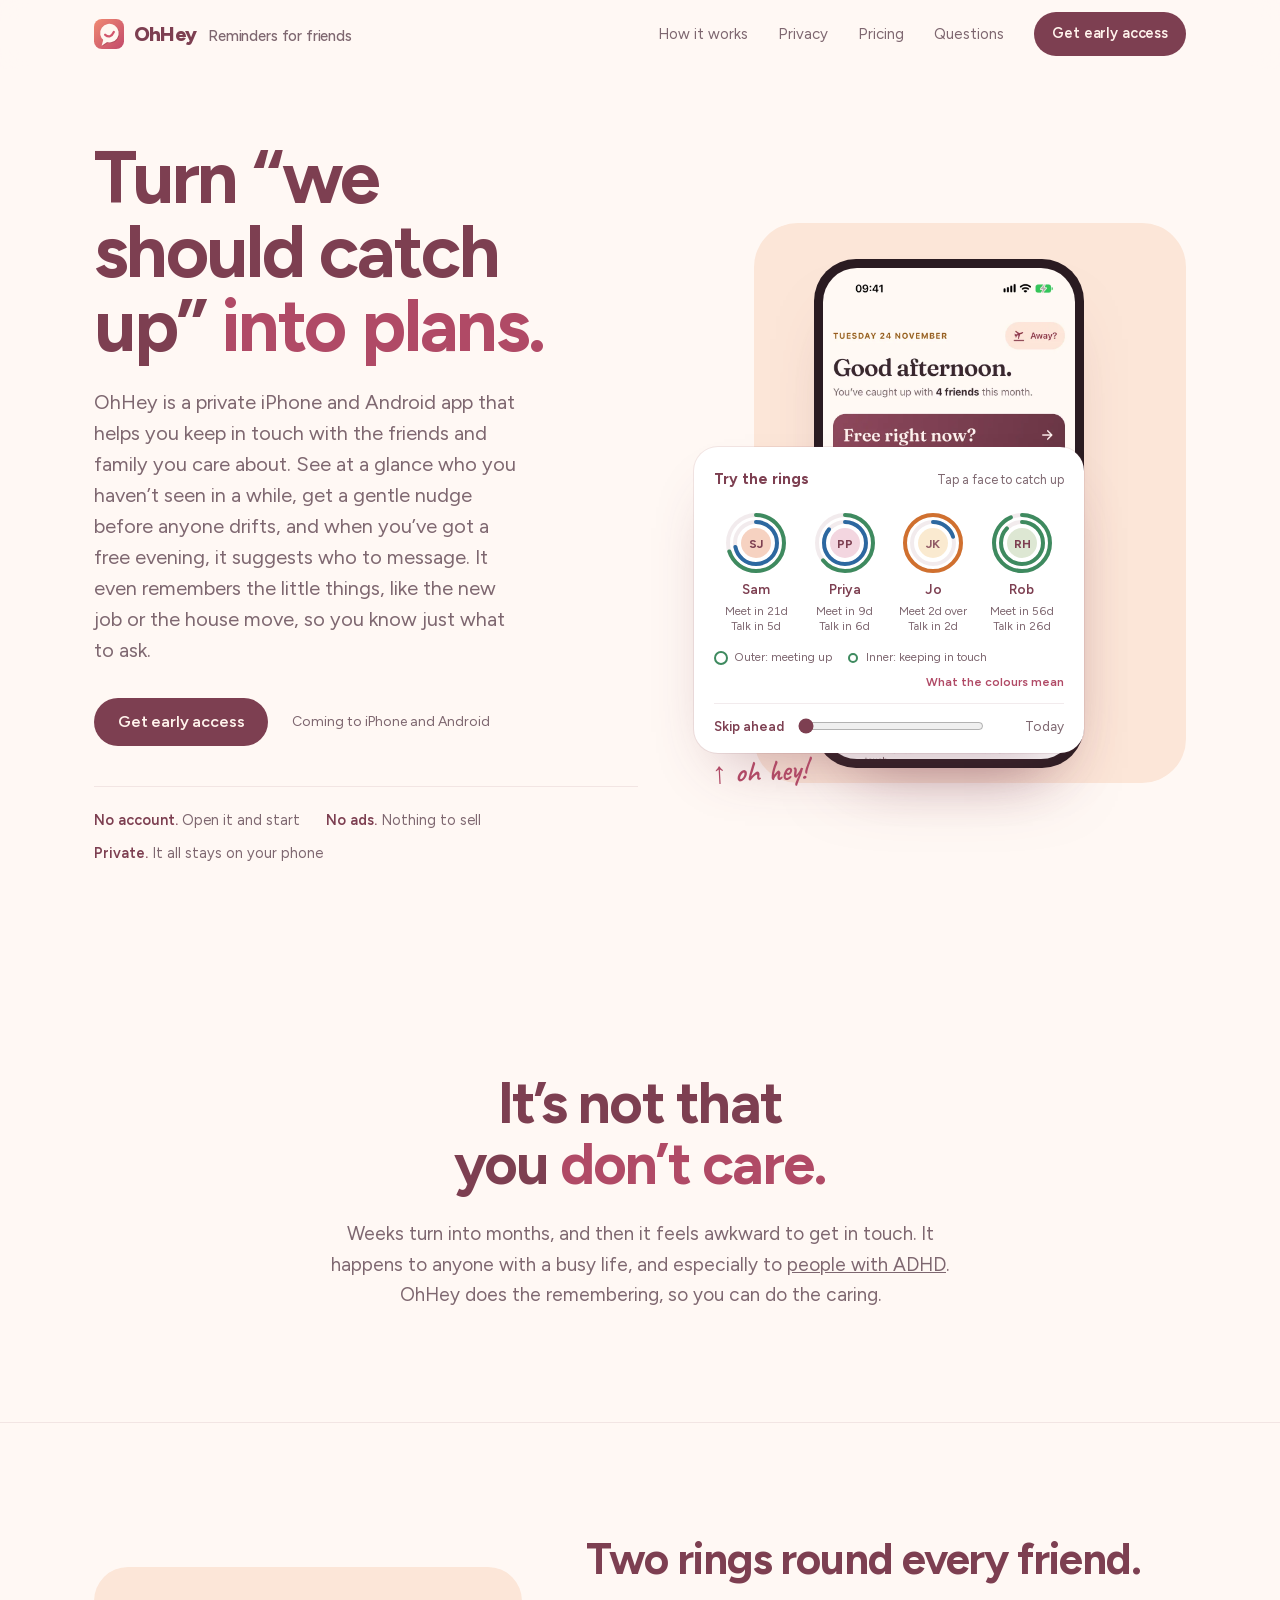
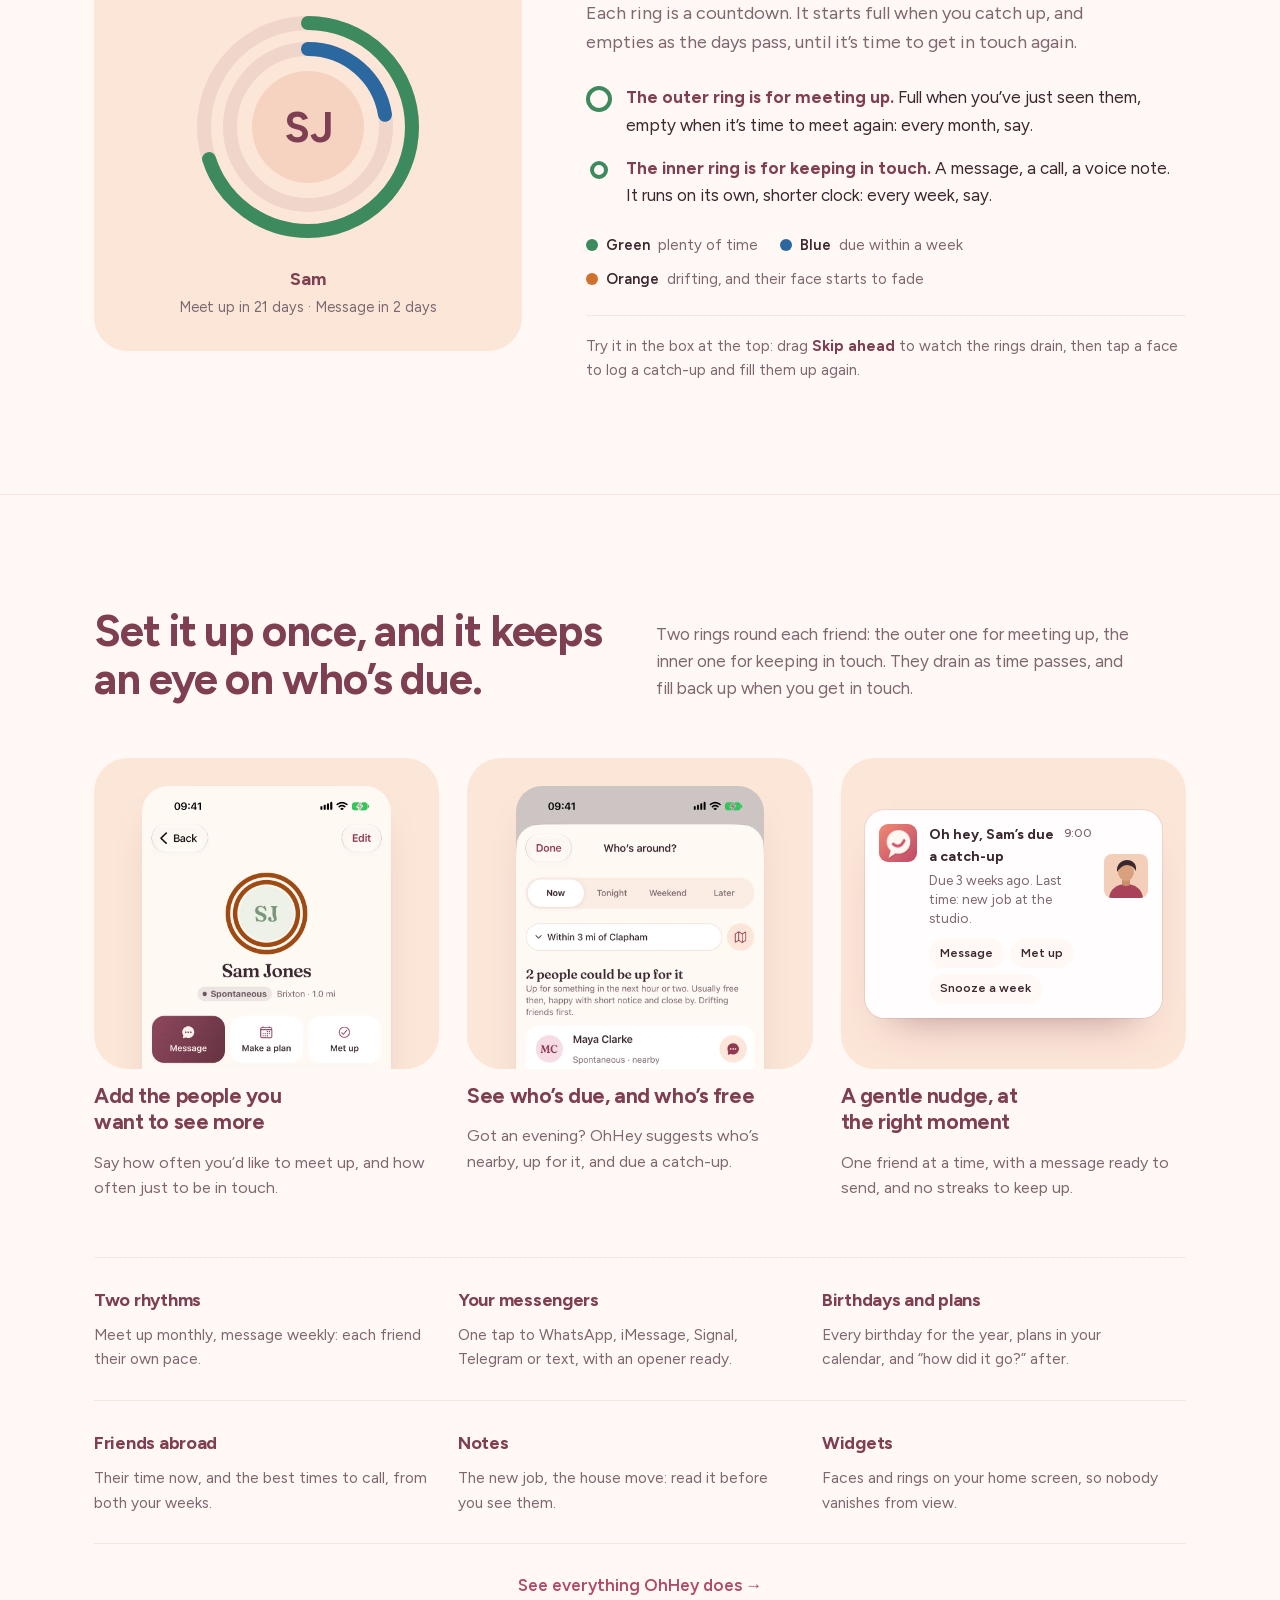
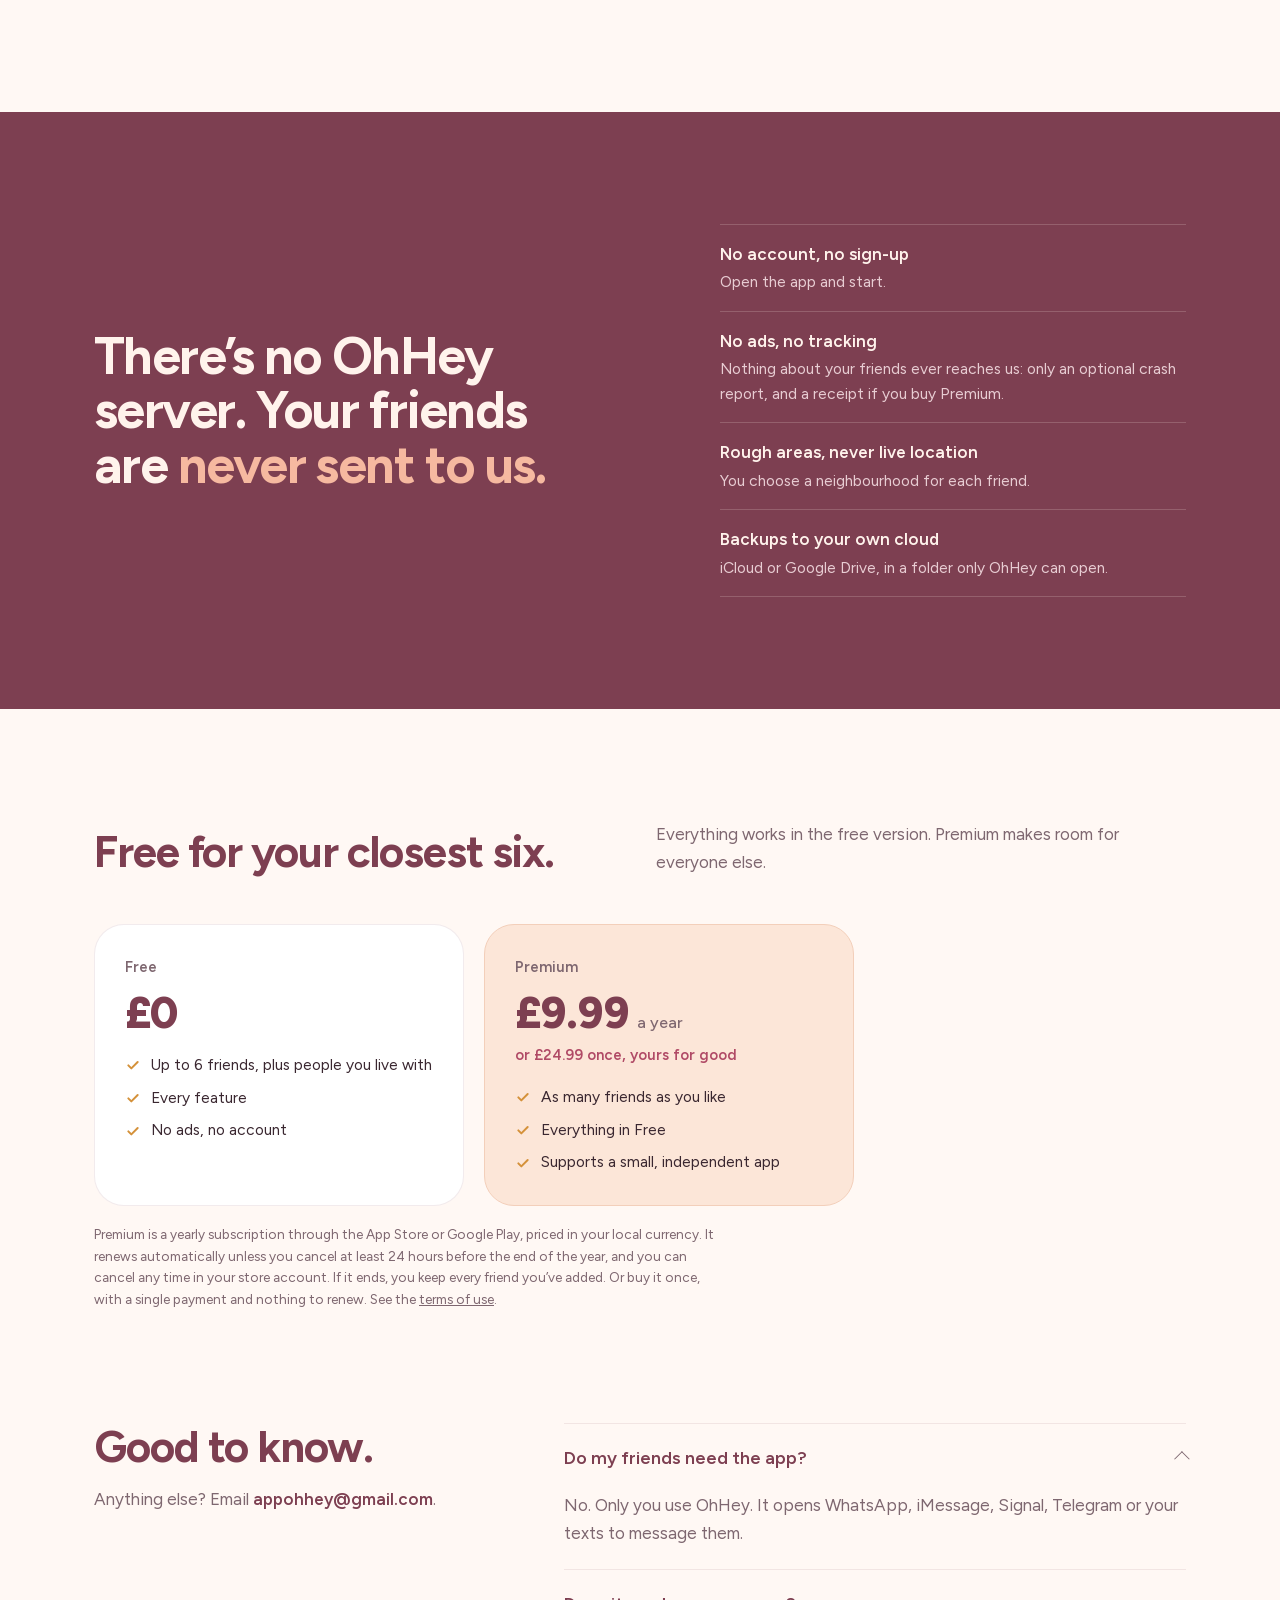
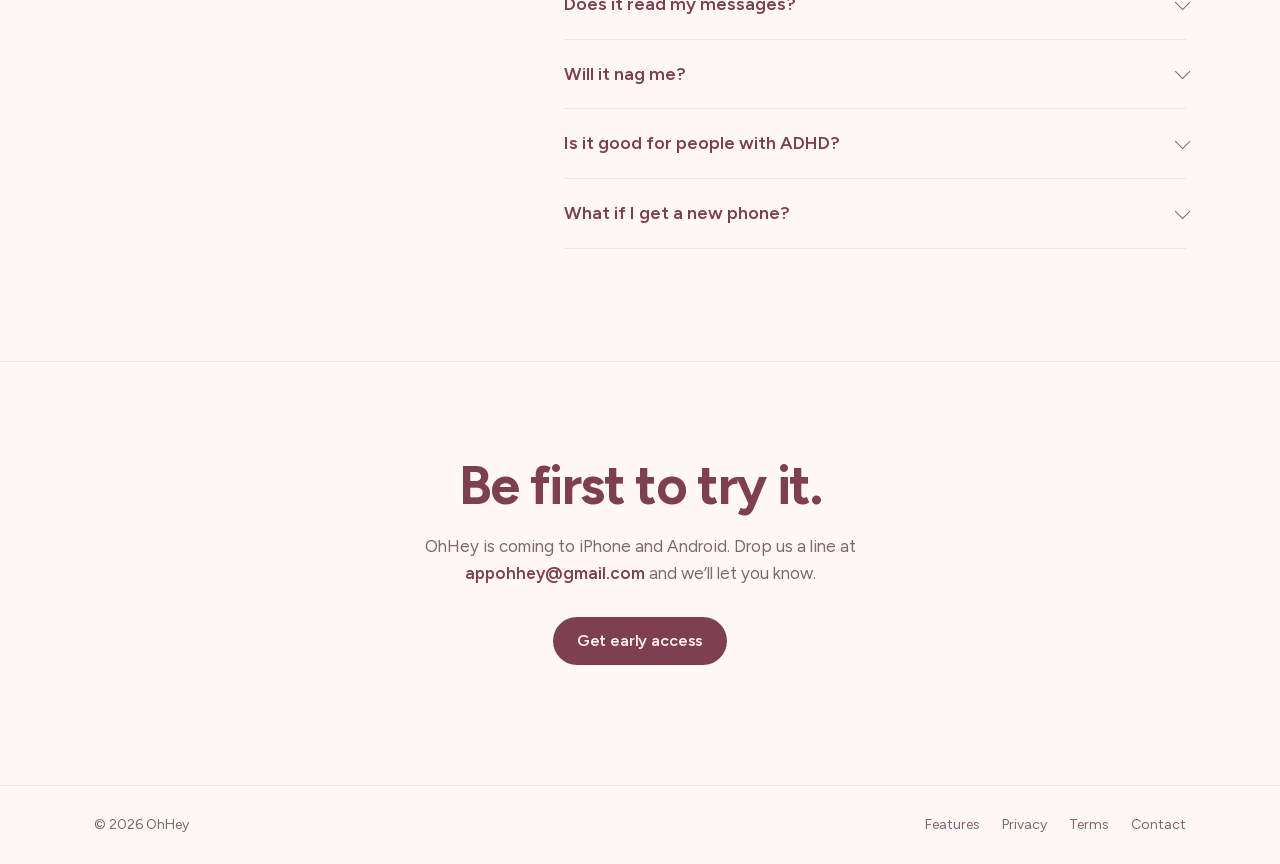
<file: index.html>
<!doctype html>
<html lang="en-GB">
<head>
  <meta charset="utf-8" />
  <meta name="viewport" content="width=device-width, initial-scale=1, viewport-fit=cover" />
  <title>OhHey: an app to keep in touch with close friends</title>
  <meta name="description" content="OhHey is a private iPhone and Android app that reminds you to keep in touch with close friends: who you haven’t seen, who’s free, and every birthday." />
  <link rel="canonical" href="https://pitblacktulips.github.io/" />
  <meta property="og:type" content="website" />
  <meta property="og:site_name" content="OhHey" />
  <meta property="og:url" content="https://pitblacktulips.github.io/" />
  <meta property="og:title" content="OhHey: an app to keep in touch with close friends" />
  <meta property="og:description" content="Turn “we should catch up” into plans. Who you haven’t seen in a while, who’s around when you’re free, and every birthday. Private, on your phone." />
  <meta property="og:image" content="https://pitblacktulips.github.io/images/og.png" />
  <meta property="og:image:width" content="1200" />
  <meta property="og:image:height" content="630" />
  <meta property="og:image:alt" content="OhHey: turn “we should catch up” into plans. The app’s Home screen on a phone." />
  <meta name="twitter:card" content="summary_large_image" />
  <meta name="theme-color" content="#FFF8F4" media="(prefers-color-scheme: light)" />
  <meta name="theme-color" content="#1C1418" media="(prefers-color-scheme: dark)" />
  <link rel="icon" type="image/png" sizes="32x32" href="images/app/icon-32.png?v=4" />
  <link rel="icon" type="image/png" sizes="192x192" href="images/app/icon-192.png?v=4" />
  <link rel="apple-touch-icon" href="images/app/icon-180.png?v=4" />
  <link rel="preload" href="fonts/figtree-latin.woff2" as="font" type="font/woff2" crossorigin />
  <link rel="stylesheet" href="fonts/fonts.css" />
  <style>
/* Layout: the homepage (from prototype 5). A calm structure in warm mid-tones: a blush-white page, deep plum
   for type and buttons, soft apricot panels, raspberry-rose for a few words, honey for fine detail. Rounder type. */
:root {
  --linen: #FFF8F4;      /* the page: warm white with a hint of blush */
  --paper: #FFFFFF;      /* cards */
  --sage: #FCE6D8;       /* soft apricot panels */
  --sage-deep: #F3CFBA;  /* hairlines on apricot */
  --pine: #7D3F51;       /* plum: headings, buttons, the privacy band */
  --pine-ink: #3A2730;   /* body text */
  --moss: #7E6770;       /* secondary text */
  --gold: #D4913A;       /* honey: fine detail only */
  --rose: #B04A66;       /* raspberry-rose: a few highlighted words */
  --on-pine: #FFF3EC;
  --on-pine-soft: #E8CDD3;
  --line: rgba(125, 63, 81, .1);
  --ok: #3E8A5F; --soon: #2C68A0; --over: #D0702F;
  --sans: 'Figtree', -apple-system, BlinkMacSystemFont, 'Segoe UI', Roboto, Arial, sans-serif;
  --hand: 'Caveat', 'Bradley Hand', 'Comic Sans MS', cursive;
}
@media (prefers-color-scheme: dark) {
  :root {
    --linen: #1C1418; --paper: #251B20; --sage: #33242B; --sage-deep: #45313A; --pine: #F7D9C8; --pine-ink: #F4E7EA;
    --moss: #C4ABB4; --gold: #E8AE5E; --rose: #F19BB0; --on-pine: #2A1B21; --on-pine-soft: #6D4C59; --line: rgba(244, 231, 234, .1);
    color-scheme: dark;
  }
}
* { box-sizing: border-box; }
html { scroll-behavior: smooth; }
body { margin: 0; background: var(--linen); color: var(--pine-ink); font-family: var(--sans); font-size: 17px; line-height: 1.6; -webkit-font-smoothing: antialiased; }
a { color: inherit; }
img { max-width: 100%; display: block; }
.wrap { max-width: 1140px; margin: 0 auto; padding-left: max(24px, env(safe-area-inset-left, 0px)); padding-right: max(24px, env(safe-area-inset-right, 0px)); }
h1, h2, h3 { margin: 0; color: var(--pine); text-wrap: balance; font-weight: 700; letter-spacing: -0.025em; }
p { margin: 0; }
:focus-visible { outline: 2px solid var(--gold); outline-offset: 3px; border-radius: 6px; }

/* Nav */
header.top { position: sticky; top: 0; z-index: 5; background: color-mix(in srgb, var(--linen) 88%, transparent); backdrop-filter: saturate(1.4) blur(12px); -webkit-backdrop-filter: saturate(1.4) blur(12px); border-bottom: 1px solid transparent; }
.nav { display: flex; align-items: center; gap: 12px; min-height: 68px; }
.brand { display: flex; align-items: center; gap: 10px; font-weight: 800; font-size: 20px; letter-spacing: -0.04em; color: var(--pine); text-decoration: none; }
.brand .name { display: flex; align-items: baseline; gap: 0 12px; flex-wrap: wrap; }
.brand .tagline { white-space: nowrap; font-size: 15px; font-weight: 500; letter-spacing: -0.01em; color: var(--moss); }
@media (max-width: 600px) { .brand .name { flex-direction: column; gap: 0; line-height: 1.1; } .brand .tagline { font-size: 12.5px; } }
@media (max-width: 350px) { .brand { gap: 8px; } .brand .tagline { font-size: 11.5px; } .nav .btn.small { padding: 0 12px; font-size: 13px; white-space: nowrap; } }
.nav ul { list-style: none; display: flex; gap: 30px; margin: 0 0 0 auto; padding: 0; font-size: 15px; color: var(--moss); }
.nav ul a { text-decoration: none; }
.nav ul a:hover { color: var(--pine); }
@media (max-width: 780px) { .nav ul { display: none; } }
.btn { display: inline-flex; align-items: center; justify-content: center; gap: 8px; min-height: 48px; padding: 0 24px; border-radius: 999px; background: var(--pine); color: var(--on-pine); font-weight: 600; font-size: 16px; text-decoration: none; letter-spacing: -0.01em; transition: transform .15s ease; }
.btn:hover { transform: translateY(-1px); }
.btn.small { min-height: 44px; padding: 0 18px; font-size: 14.5px; }
.nav .btn { margin-left: 18px; }
@media (max-width: 780px) { .nav .btn { margin-left: auto; } }
.textlink { font-weight: 600; color: var(--pine); text-decoration: none; border-bottom: 1px solid var(--gold); padding-bottom: 1px; }

/* Hero */
.hero { display: grid; grid-template-columns: minmax(0, 1.05fr) minmax(0, .95fr); gap: 56px; align-items: center; padding-block: 72px 96px; }
@media (max-width: 920px) { .hero { grid-template-columns: minmax(0, 1fr); gap: 48px; padding-block: 40px 72px; } }
.hero h1 { font-size: clamp(42px, 6.2vw, 74px); line-height: 1; letter-spacing: -0.03em; font-weight: 700; }
.hero h1 .soft { color: var(--rose); }
.hero .lead { margin-top: 24px; font-size: 20px; line-height: 1.55; color: var(--moss); max-width: 33ch; }
.hero .cta { display: flex; flex-wrap: wrap; align-items: center; gap: 16px 24px; margin-top: 32px; }
.hero .cta small { font-size: 14px; color: var(--moss); }
.facts { display: flex; flex-wrap: wrap; gap: 10px 26px; margin: 40px 0 0; padding: 22px 0 0; border-top: 1px solid var(--line); list-style: none; font-size: 14.5px; color: var(--moss); }
.facts b { color: var(--pine); font-weight: 600; }

/* Hero visual: a real screen, with the rings demo floating over it */
.visual { position: relative; min-height: 560px; }
@media (max-width: 920px) { .visual { min-height: 0; display: flex; flex-direction: column; gap: 20px; } }
.panel { position: absolute; inset: 0 0 0 60px; background: var(--sage); border-radius: 44px; }
@media (max-width: 920px) { .panel { inset: 40px -24px 40px -24px; border-radius: 0; } }
.device { position: relative; width: 270px; margin: 36px 0 0 120px; border-radius: 42px; padding: 9px; background: #2A1B21; box-shadow: 0 40px 70px -40px rgba(125, 63, 81, .55); }
.device picture { display: block; width: 100%; }
.device img { border-radius: 34px; aspect-ratio: 390 / 760; object-fit: cover; object-position: top; width: 100%; height: auto; }
@media (max-width: 920px) { .device { margin: 0 auto; width: 240px; } }
.demo .note { position: absolute; bottom: -42px; left: 18px; font-family: var(--hand); font-size: 30px; color: var(--rose); transform: rotate(-3deg); white-space: nowrap; }
@media (max-width: 920px) { .demo { margin-bottom: 40px; } }
.demo { position: absolute; left: 0; bottom: 30px; width: min(390px, 100%); background: var(--paper); border-radius: 24px; padding: 20px 20px 16px; box-shadow: 0 30px 60px -30px rgba(125, 63, 81, .45), 0 0 0 1px var(--line); }
@media (max-width: 920px) { .demo { position: relative; left: auto; bottom: auto; width: 100%; } }
.demo-head { display: flex; justify-content: space-between; align-items: baseline; gap: 12px; }
.demo-head b { font-size: 15px; color: var(--pine); }
.demo-head span { font-size: 12.5px; color: var(--moss); }
.faces { display: grid; grid-template-columns: repeat(4, minmax(0, 1fr)); gap: 4px; margin-top: 14px; }
.f { display: flex; flex-direction: column; align-items: center; gap: 4px; background: none; border: 0; padding: 6px 0; border-radius: 14px; font: inherit; color: inherit; cursor: pointer; }
.f:hover { background: var(--linen); }
.f svg { width: 64px; height: 64px; }
.f b { font-size: 13.5px; font-weight: 600; color: var(--pine); }
.f small { font-size: 11.5px; color: var(--moss); line-height: 1.3; text-align: center; min-height: 30px; font-variant-numeric: tabular-nums; }
.slider { display: grid; grid-template-columns: auto minmax(0, 1fr) 70px; align-items: center; gap: 12px; margin-top: 10px; padding-top: 12px; border-top: 1px solid var(--line); font-size: 13.5px; }
.slider label { font-weight: 600; color: var(--pine); }
.slider input { accent-color: var(--pine); width: 100%; }
.slider output { text-align: right; color: var(--moss); font-variant-numeric: tabular-nums; }

/* Ring key, inside the demo and in "Reading the rings" */
.key { display: flex; flex-wrap: wrap; align-items: center; gap: 6px 14px; margin-top: 8px; font-size: 12px; color: var(--moss); }
.key span { display: inline-flex; align-items: center; gap: 6px; }
.key a { margin-left: auto; color: var(--rose); font-weight: 600; text-decoration: none; }
.key a:hover { text-decoration: underline; }
.k-ring { display: inline-block; flex: none; width: 14px; height: 14px; border-radius: 99px; border: 2.5px solid var(--ok); }
.k-ring.inner { width: 10px; height: 10px; margin: 2px; border-width: 2.5px; }
.k-ring.big { width: 26px; height: 26px; border-width: 4px; margin-top: 2px; }
.k-ring.inner.big { width: 18px; height: 18px; margin: 6px 4px 0; }

.rings { border-top: 1px solid var(--line); }
.rings-grid { display: grid; grid-template-columns: minmax(0, 5fr) minmax(0, 7fr); gap: 64px; align-items: center; }
@media (max-width: 920px) { .rings-grid { grid-template-columns: minmax(0, 1fr); gap: 40px; } }
.ring-art { margin: 0; background: var(--sage); border-radius: 34px; padding: 40px 32px 32px; display: flex; flex-direction: column; align-items: center; gap: 18px; }
.ring-art svg { width: min(240px, 100%); height: auto; }
.ring-art figcaption { text-align: center; display: flex; flex-direction: column; gap: 2px; }
.ring-art figcaption b { color: var(--pine); font-size: 18px; }
.ring-art figcaption span { color: var(--moss); font-size: 14.5px; }
.rings-copy h2 { font-size: clamp(30px, 4vw, 44px); line-height: 1.08; }
.rings-copy .lead { margin-top: 16px; color: var(--moss); font-size: 18px; max-width: 48ch; }
.ring-list { list-style: none; padding: 0; margin: 28px 0 0; display: flex; flex-direction: column; gap: 16px; }
.ring-list li { display: flex; gap: 14px; align-items: flex-start; }
.ring-list b { color: var(--pine); }
.ring-colours { list-style: none; padding: 0; margin: 24px 0 0; display: flex; flex-wrap: wrap; gap: 10px 22px; font-size: 15px; color: var(--moss); }
.ring-colours li { display: inline-flex; align-items: center; gap: 8px; }
.ring-colours i { width: 12px; height: 12px; border-radius: 99px; }
.ring-colours b { color: var(--pine-ink); font-weight: 600; }
.rings-copy .hint { margin-top: 24px; padding-top: 18px; border-top: 1px solid var(--line); color: var(--moss); font-size: 15px; }
.rings-copy .hint b { color: var(--pine); }

.all-features { margin-top: 28px; text-align: center; }
.all-features a { color: var(--rose); font-weight: 600; text-decoration: none; }
.all-features a:hover { text-decoration: underline; }

/* Sections */
section[id] { scroll-margin-top: 72px; }
section { padding-block: 112px; }
@media (max-width: 780px) { section { padding-block: 72px; } }
.statement { text-align: center; }
.statement h2 { font-size: clamp(34px, 5vw, 58px); line-height: 1.05; letter-spacing: -0.03em; margin: 0 auto; max-width: 16ch; font-weight: 700; }
.statement p { margin: 24px auto 0; max-width: 52ch; font-size: 19px; color: var(--moss); }

.how { border-top: 1px solid var(--line); }
.sec-head { display: grid; grid-template-columns: minmax(0, 1fr) minmax(0, 1fr); gap: 32px; align-items: end; }
@media (max-width: 780px) { .sec-head { grid-template-columns: minmax(0, 1fr); gap: 14px; } }
.sec-head h2 { font-size: clamp(30px, 4vw, 44px); line-height: 1.08; font-weight: 700; }
.sec-head p { color: var(--moss); font-size: 17px; max-width: 44ch; }
.steps { display: grid; grid-template-columns: repeat(3, minmax(0, 1fr)); gap: 28px; margin-top: 56px; }
@media (max-width: 920px) { .steps { grid-template-columns: minmax(0, 1fr); gap: 48px; } }
.step { display: flex; flex-direction: column; gap: 14px; }
.frame { background: var(--sage); border-radius: 34px; aspect-ratio: 1 / .9; overflow: hidden; display: flex; justify-content: center; padding-top: 28px; }
.frame picture { display: block; width: 72%; max-width: 270px; }
.frame img { width: 100%; height: auto; border-radius: 26px 26px 0 0; aspect-ratio: 390 / 560; object-fit: cover; object-position: top; box-shadow: 0 24px 40px -24px rgba(125, 63, 81, .5); }
.frame.center { align-items: center; padding: 24px; }
.step h3 { font-size: 21px; line-height: 1.25; letter-spacing: -0.02em; }
.step p { color: var(--moss); font-size: 16px; }
.ping { width: 100%; max-width: 340px; background: color-mix(in srgb, var(--paper) 94%, transparent); border-radius: 20px; padding: 14px; display: grid; grid-template-columns: 38px minmax(0, 1fr) 44px; gap: 3px 12px; box-shadow: 0 24px 40px -26px rgba(125, 63, 81, .55), 0 0 0 1px var(--line); }
.ping .ic { grid-row: span 2; width: 38px; height: 38px; border-radius: 9px; }
.ping .pic { grid-column: 3; grid-row: 1 / span 2; width: 44px; height: 44px; border-radius: 8px; align-self: center; }
.ping b { font-size: 14px; color: var(--pine-ink); display: flex; justify-content: space-between; gap: 8px; }
.ping b small { font-weight: 500; color: var(--moss); font-size: 12px; }
.ping p { color: var(--moss); font-size: 13.5px; line-height: 1.4; }
.ping .acts { grid-column: 2 / span 2; display: flex; flex-wrap: wrap; gap: 6px; margin-top: 8px; }
.ping .acts span { font-size: 12px; font-weight: 600; background: var(--linen); color: var(--pine-ink); border-radius: 99px; padding: 5px 11px; white-space: nowrap; }

.features { display: grid; grid-template-columns: repeat(3, minmax(0, 1fr)); margin-top: 56px; border-top: 1px solid var(--line); }
@media (max-width: 920px) { .features { grid-template-columns: repeat(2, minmax(0, 1fr)); } }
@media (max-width: 560px) { .features { grid-template-columns: minmax(0, 1fr); } }
.feature { padding: 28px 28px 28px 0; border-bottom: 1px solid var(--line); display: flex; flex-direction: column; gap: 8px; }
.feature h3 { font-size: 18px; letter-spacing: -0.015em; }
.feature p { font-size: 15.5px; color: var(--moss); }

.privacy { background: var(--pine); color: var(--on-pine); }
.privacy .wrap { display: grid; grid-template-columns: minmax(0, 1.1fr) minmax(0, .9fr); gap: 56px; align-items: center; }
@media (max-width: 920px) { .privacy .wrap { grid-template-columns: minmax(0, 1fr); gap: 32px; } }
.privacy h2 { color: var(--on-pine); font-size: clamp(32px, 4.6vw, 52px); line-height: 1.05; letter-spacing: -0.03em; font-weight: 700; }
.privacy dl { margin: 0; display: grid; gap: 0; }
.privacy dl div { padding: 16px 0; border-top: 1px solid color-mix(in srgb, var(--on-pine) 18%, transparent); display: grid; grid-template-columns: minmax(0, 1fr); gap: 2px; }
.privacy dl div:last-child { border-bottom: 1px solid color-mix(in srgb, var(--on-pine) 18%, transparent); }
.privacy .hl { color: #F6B9A0; }
.privacy dt { font-weight: 600; }
.privacy dd { margin: 0; color: var(--on-pine-soft); font-size: 15.5px; }
@media (prefers-color-scheme: dark) { .privacy dd { color: #6D4C59; } .privacy .hl { color: #963A52; } }

.pricing .plans { display: grid; grid-template-columns: repeat(2, minmax(0, 1fr)); gap: 20px; margin-top: 48px; max-width: 760px; }
@media (max-width: 640px) { .pricing .plans { grid-template-columns: minmax(0, 1fr); } }
.plan { background: var(--paper); border: 1px solid var(--line); border-radius: 30px; padding: 30px; display: flex; flex-direction: column; gap: 12px; }
.plan.pro { background: var(--sage); border-color: var(--sage-deep); }
.plan .name { font-size: 15px; font-weight: 600; color: var(--moss); }
.plan .price { font-size: 44px; font-weight: 800; letter-spacing: -0.04em; color: var(--pine); line-height: 1; font-variant-numeric: tabular-nums; }
.plan .once { margin: -4px 0 0; font-size: 15px; font-weight: 600; color: var(--rose); }
.plan .price small { font-size: 16px; font-weight: 500; color: var(--moss); letter-spacing: 0; }
.plan ul { margin: 6px 0 0; padding: 0; list-style: none; display: flex; flex-direction: column; gap: 8px; font-size: 15.5px; }
.plan li { display: grid; grid-template-columns: 18px minmax(0, 1fr); gap: 8px; color: var(--pine-ink); }
.plan li::before { content: ""; width: 16px; height: 16px; margin-top: .3em; background: var(--gold); -webkit-mask: url("data:image/svg+xml,%3Csvg xmlns='http://www.w3.org/2000/svg' viewBox='0 0 24 24'%3E%3Cpath d='M5 12.5l4.5 4.5L19 7.5' fill='none' stroke='black' stroke-width='3' stroke-linecap='round' stroke-linejoin='round'/%3E%3C/svg%3E") center / contain no-repeat; mask: url("data:image/svg+xml,%3Csvg xmlns='http://www.w3.org/2000/svg' viewBox='0 0 24 24'%3E%3Cpath d='M5 12.5l4.5 4.5L19 7.5' fill='none' stroke='black' stroke-width='3' stroke-linecap='round' stroke-linejoin='round'/%3E%3C/svg%3E") center / contain no-repeat; }
.fine { margin-top: 18px; font-size: 13.5px; color: var(--moss); max-width: 70ch; }

.faq-grid { display: grid; grid-template-columns: minmax(0, .8fr) minmax(0, 1.2fr); gap: 56px; }
@media (max-width: 860px) { .faq-grid { grid-template-columns: minmax(0, 1fr); gap: 24px; } }
.faq-grid h2 { font-size: clamp(30px, 4vw, 44px); line-height: 1.08; font-weight: 700; }
.faq-grid > div > p { margin-top: 16px; color: var(--moss); }
details { border-bottom: 1px solid var(--line); }
details:first-of-type { border-top: 1px solid var(--line); }
summary { cursor: pointer; list-style: none; display: flex; justify-content: space-between; align-items: center; gap: 16px; padding: 20px 0; font-weight: 600; font-size: 18px; color: var(--pine); }
summary::-webkit-details-marker { display: none; }
summary::after { content: ""; flex: none; width: 10px; height: 10px; border-right: 1.5px solid var(--moss); border-bottom: 1.5px solid var(--moss); transform: rotate(45deg) translateY(-3px); transition: transform .2s ease; }
details[open] summary::after { transform: rotate(-135deg) translateX(-2px); }
details p { padding: 0 0 22px; color: var(--moss); max-width: 58ch; }

.closing { text-align: center; padding-block: 96px 120px; border-top: 1px solid var(--line); }
.closing h2 { font-size: clamp(32px, 4.6vw, 54px); letter-spacing: -0.03em; line-height: 1.05; font-weight: 700; }
.closing p { margin: 18px auto 30px; color: var(--moss); max-width: 46ch; }
.mail { font-weight: 600; color: var(--pine); user-select: all; }
footer { border-top: 1px solid var(--line); font-size: 14px; color: var(--moss); }
footer .wrap { display: flex; flex-wrap: wrap; justify-content: space-between; gap: 12px; padding-block: 28px; }
footer nav { display: flex; gap: 22px; }
footer a { text-decoration: none; }
footer a:hover { color: var(--pine); }
@media (prefers-reduced-motion: reduce) { html { scroll-behavior: auto; } .btn { transition: none; } .demo circle { transition: none !important; } }
  </style>
  <script type="application/ld+json">
  {
    "@context": "https://schema.org",
    "@graph": [
      { "@type": "WebSite", "@id": "https://pitblacktulips.github.io/#website", "name": "OhHey", "url": "https://pitblacktulips.github.io/",
        "inLanguage": "en-GB" },
      { "@type": "MobileApplication", "name": "OhHey", "url": "https://pitblacktulips.github.io/",
        "description": "A private iPhone and Android app that reminds you to keep in touch with close friends: who you haven’t seen in a while, who’s free when you are, and every birthday. No account, and everything stays on your phone.",
        "operatingSystem": "iOS, Android", "applicationCategory": "LifestyleApplication", "inLanguage": "en-GB",
        "screenshot": "https://pitblacktulips.github.io/images/app/home-light.webp",
        "offers": [
          { "@type": "Offer", "name": "Free, up to 6 friends", "price": "0", "priceCurrency": "GBP" },
          { "@type": "Offer", "name": "Premium, yearly", "price": "9.99", "priceCurrency": "GBP" },
          { "@type": "Offer", "name": "Premium, buy once", "price": "24.99", "priceCurrency": "GBP" }
        ] }
    ]
  }
  </script>
</head>
<body>
  <header class="top">
    <div class="wrap nav">
      <a class="brand" href="#top">
        <svg width="30" height="30" viewBox="0 0 100 100" aria-hidden="true"><defs><linearGradient id="ohheyMark" x1="0" y1="0" x2="1" y2="1"><stop offset="0" stop-color="#F08A72"/><stop offset="1" stop-color="#C2496A"/></linearGradient></defs><rect width="100" height="100" rx="26" fill="url(#ohheyMark)"/><g transform="rotate(-10 52 50)"><g transform="translate(2 3)" fill="#7D2F45" opacity=".3"><path d="M29 63 L19 84 L42 74 Z"/><circle cx="52" cy="47" r="31"/></g><path d="M29 63 L19 84 L42 74 Z" fill="#FFF7F0"/><circle cx="52" cy="47" r="31" fill="#FFF7F0"/><path d="M37 50 Q52 67 67 46" fill="none" stroke="#D2566C" stroke-width="7.5" stroke-linecap="round"/></g></svg>
        <span class="name">OhHey <span class="tagline">Reminders for friends</span></span>
      </a>
      <ul><li><a href="#how">How it works</a></li><li><a href="#privacy">Privacy</a></li><li><a href="#pricing">Pricing</a></li><li><a href="#questions">Questions</a></li></ul>
      <a class="btn small" href="mailto:appohhey@gmail.com?subject=Early%20access">Get early access</a>
    </div>
  </header>

  <main id="top">
    <div class="wrap hero">
      <div>
        <h1>Turn “we should catch up” <span class="soft">into plans.</span></h1>
        <p class="lead">OhHey is a private iPhone and Android app that helps you keep in touch with the friends and family you care about. See at a glance who you haven’t seen in a while, get a gentle nudge before anyone drifts, and when you’ve got a free evening, it suggests who to message. It even remembers the little things, like the new job or the house move, so you know just what to ask.</p>
        <div class="cta">
          <a class="btn" href="mailto:appohhey@gmail.com?subject=Early%20access">Get early access</a>
          <small>Coming to iPhone and Android</small>
        </div>
        <ul class="facts"><li><b>No account.</b> Open it and start</li><li><b>No ads.</b> Nothing to sell</li><li><b>Private.</b> It all stays on your phone</li></ul>
      </div>

      <div class="visual">
        <div class="panel" aria-hidden="true"></div>
        <div class="device">
          <picture>
            <source srcset="images/app/home-dark.webp" media="(prefers-color-scheme: dark)" />
            <img src="images/app/home-light.webp" alt="OhHey’s Home screen: who’s free right now, and the friends drifting a bit." width="402" height="874" fetchpriority="high" />
          </picture>
        </div>
        <div class="demo" aria-label="Try it: the rings round each friend">
          <!-- The handwriting font only has these letters: see fonts/fonts.css before changing the words. -->
          <span class="note" aria-hidden="true">↑ oh hey!</span>
          <div class="demo-head"><b>Try the rings</b><span>Tap a face to catch up</span></div>
          <div class="faces" id="faces"></div>
          <p class="key"><span><i class="k-ring outer"></i>Outer: meeting up</span><span><i class="k-ring inner"></i>Inner: keeping in touch</span><a href="#rings">What the colours mean</a></p>
          <div class="slider">
            <label for="skip">Skip ahead</label>
            <input id="skip" type="range" min="0" max="42" value="0" step="1" />
            <output id="skipOut" for="skip">Today</output>
          </div>
        </div>
      </div>
    </div>

    <section class="statement">
      <div class="wrap">
        <h2>It’s not that you <span style="color:var(--rose)">don’t care.</span></h2>
        <p>Weeks turn into months, and then it feels awkward to get in touch. It happens to anyone with a busy life, and especially to <a href="adhd.html">people with ADHD</a>. OhHey does the remembering, so you can do the caring.</p>
      </div>
    </section>

    <section class="rings" id="rings">
      <div class="wrap rings-grid">
        <figure class="ring-art" aria-hidden="true">
          <svg viewBox="0 0 240 240">
            <circle cx="120" cy="120" r="104" fill="none" stroke="var(--line)" stroke-width="14"/>
            <circle cx="120" cy="120" r="104" fill="none" stroke="var(--ok)" stroke-width="14" stroke-linecap="round" stroke-dasharray="457 654" transform="rotate(-90 120 120)"/>
            <circle cx="120" cy="120" r="78" fill="none" stroke="var(--line)" stroke-width="14"/>
            <circle cx="120" cy="120" r="78" fill="none" stroke="var(--soon)" stroke-width="14" stroke-linecap="round" stroke-dasharray="110 490" transform="rotate(-90 120 120)"/>
            <circle cx="120" cy="120" r="56" fill="#F6D2C1"/>
            <text x="120" y="135" text-anchor="middle" font-size="42" font-weight="700" fill="#7D3F51" font-family="Figtree, -apple-system, Segoe UI, Arial, sans-serif">SJ</text>
          </svg>
          <figcaption><b>Sam</b><span>Meet up in 21 days · Message in 2 days</span></figcaption>
        </figure>
        <div class="rings-copy">
          <h2>Two rings round every friend.</h2>
          <p class="lead">Each ring is a countdown. It starts full when you catch up, and empties as the days pass, until it’s time to get in touch again.</p>
          <ul class="ring-list">
            <li><i class="k-ring outer big"></i><div><b>The outer ring is for meeting up.</b> Full when you’ve just seen them, empty when it’s time to meet again: every month, say.</div></li>
            <li><i class="k-ring inner big"></i><div><b>The inner ring is for keeping in touch.</b> A message, a call, a voice note. It runs on its own, shorter clock: every week, say.</div></li>
          </ul>
          <ul class="ring-colours">
            <li><i style="background:var(--ok)"></i><b>Green</b> plenty of time</li>
            <li><i style="background:var(--soon)"></i><b>Blue</b> due within a week</li>
            <li><i style="background:var(--over)"></i><b>Orange</b> drifting, and their face starts to fade</li>
          </ul>
          <p class="hint">Try it in the box at the top: drag <b>Skip ahead</b> to watch the rings drain, then tap a face to log a catch-up and fill them up again.</p>
        </div>
      </div>
    </section>

    <section class="how" id="how">
      <div class="wrap">
        <div class="sec-head">
          <div><h2>Set it up once, and it keeps an eye on who’s due.</h2></div>
          <p>Two rings round each friend: the outer one for meeting up, the inner one for keeping in touch. They drain as time passes, and fill back up when you get in touch.</p>
        </div>
        <div class="steps">
          <div class="step">
            <div class="frame">
              <picture>
                <source srcset="images/app/profile-dark.webp" media="(prefers-color-scheme: dark)" />
                <img src="images/app/profile-light.webp" alt="A friend’s profile in OhHey, with two rings round their initials and buttons to message, plan or log a catch-up." width="402" height="874" loading="lazy" />
              </picture>
            </div>
            <h3>Add the people you want to see more</h3>
            <p>Say how often you’d like to meet up, and how often just to be in touch.</p>
          </div>
          <div class="step">
            <div class="frame">
              <picture>
                <source srcset="images/app/free-dark.webp" media="(prefers-color-scheme: dark)" />
                <img src="images/app/free-light.webp" alt="Who’s around: friends nearby who are up for it at short notice and due a catch-up." width="402" height="874" loading="lazy" />
              </picture>
            </div>
            <h3>See who’s due, and who’s free</h3>
            <p>Got an evening? OhHey suggests who’s nearby, up for it, and due a catch-up.</p>
          </div>
          <div class="step">
            <div class="frame center">
              <div class="ping" role="img" aria-label="A notification: Oh hey, Sam’s due a catch-up. Due 3 weeks ago. Last time: new job at the studio. Buttons: Message, Met up, Snooze a week.">
                <img class="ic" src="images/app/icon-180.png" alt="" width="38" height="38" />
                <b>Oh hey, Sam’s due a catch-up <small>9:00</small></b>
                <p>Due 3 weeks ago. Last time: new job at the studio.</p>
                <svg class="pic" viewBox="0 0 44 44" aria-hidden="true"><rect width="44" height="44" fill="#F3CFBA"/><path d="M5 44c1-9 8-14 17-14s16 5 17 14z" fill="#A8435A"/><rect x="18" y="24" width="8" height="8" rx="3" fill="#C98E6B"/><ellipse cx="22" cy="18" rx="8" ry="9" fill="#D9A07E"/><path d="M13 18c-1-8 5-12 10-12 6 0 10 4 9 11-2-4-5-6-9-6-4 0-7 3-10 7z" fill="#3A2730"/></svg>
                <div class="acts"><span>Message</span><span>Met up</span><span>Snooze a week</span></div>
              </div>
            </div>
            <h3>A gentle nudge, at the right moment</h3>
            <p>One friend at a time, with a message ready to send, and no streaks to keep up.</p>
          </div>
        </div>

        <div class="features">
          <div class="feature"><h3>Two rhythms</h3><p>Meet up monthly, message weekly: each friend their own pace.</p></div>
          <div class="feature"><h3>Your messengers</h3><p>One tap to WhatsApp, iMessage, Signal, Telegram or text, with an opener ready.</p></div>
          <div class="feature"><h3>Birthdays and plans</h3><p>Every birthday for the year, plans in your calendar, and “how did it go?” after.</p></div>
          <div class="feature"><h3>Friends abroad</h3><p>Their time now, and the best times to call, from both your weeks.</p></div>
          <div class="feature"><h3>Notes</h3><p>The new job, the house move: read it before you see them.</p></div>
          <div class="feature"><h3>Widgets</h3><p>Faces and rings on your home screen, so nobody vanishes from view.</p></div>
        </div>
        <p class="all-features"><a href="features.html">See everything OhHey does →</a></p>
      </div>
    </section>

    <section class="privacy" id="privacy">
      <div class="wrap">
        <div><h2>There’s no OhHey server. Your friends are <span class="hl">never sent to us.</span></h2></div>
        <dl>
          <div><dt>No account, no sign-up</dt><dd>Open the app and start.</dd></div>
          <div><dt>No ads, no tracking</dt><dd>Nothing about your friends ever reaches us: only an optional crash report, and a receipt if you buy Premium.</dd></div>
          <div><dt>Rough areas, never live location</dt><dd>You choose a neighbourhood for each friend.</dd></div>
          <div><dt>Backups to your own cloud</dt><dd>iCloud or Google Drive, in a folder only OhHey can open.</dd></div>
        </dl>
      </div>
    </section>

    <section class="pricing" id="pricing">
      <div class="wrap">
        <div class="sec-head">
          <div><h2>Free for your closest six.</h2></div>
          <p>Everything works in the free version. Premium makes room for everyone else.</p>
        </div>
        <div class="plans">
          <div class="plan"><span class="name">Free</span><div class="price">£0</div><ul><li>Up to 6 friends, plus people you live with</li><li>Every feature</li><li>No ads, no account</li></ul></div>
          <div class="plan pro"><span class="name">Premium</span><div class="price">£9.99 <small>a year</small></div><p class="once">or £24.99 once, yours for good</p><ul><li>As many friends as you like</li><li>Everything in Free</li><li>Supports a small, independent app</li></ul></div>
        </div>
        <p class="fine">Premium is a yearly subscription through the App Store or Google Play, priced in your local currency. It renews automatically unless you cancel at least 24 hours before the end of the year, and you can cancel any time in your store account. If it ends, you keep every friend you’ve added. Or buy it once, with a single payment and nothing to renew. See the <a href="terms.html">terms of use</a>.</p>
      </div>
    </section>

    <section id="questions" style="padding-top:0">
      <div class="wrap faq-grid">
        <div><h2>Good to know.</h2><p>Anything else? Email <span class="mail">appohhey@gmail.com</span>.</p></div>
        <div>
          <details open><summary>Do my friends need the app?</summary><p>No. Only you use OhHey. It opens WhatsApp, iMessage, Signal, Telegram or your texts to message them.</p></details>
          <details><summary>Does it read my messages?</summary><p>No. On Android it can notice who messaged you, so it counts as being in touch. It never reads what they said.</p></details>
          <details><summary>Will it nag me?</summary><p>No. A nudge is about one friend, and only comes on days someone’s due. Birthdays and the weekly check-in come on top, if you want them. You can snooze anyone, or take a break from reminders altogether.</p></details>
          <details><summary>Is it good for people with ADHD?</summary><p>It was designed with ADHD in mind: friends stay in view, real numbers instead of “a while”, and no streaks or guilt. More on <a href="adhd.html">ADHD and keeping in touch</a>.</p></details>
          <details><summary>What if I get a new phone?</summary><p>Restore from your own iCloud or Google Drive backup, and everything comes back.</p></details>
        </div>
      </div>
    </section>

    <section class="closing">
      <div class="wrap">
        <h2>Be first to try it.</h2>
        <p>OhHey is coming to iPhone and Android. Drop us a line at <span class="mail">appohhey@gmail.com</span> and we’ll let you know.</p>
        <a class="btn" href="mailto:appohhey@gmail.com?subject=Early%20access">Get early access</a>
      </div>
    </section>
  </main>

  <footer>
    <div class="wrap"><span>© 2026 OhHey</span><nav><a href="features.html">Features</a><a href="privacy.html">Privacy</a><a href="terms.html">Terms</a><a href="mailto:appohhey@gmail.com">Contact</a></nav></div>
  </footer>

  <script>
    // The rings demo: four friends, each with a meet-up and a keep-in-touch rhythm. The slider moves time forward;
    // tapping someone logs a catch-up, and both rings fill back up.
    const FRIENDS = [
      { name: 'Sam', ini: 'SJ', meet: 30, touch: 7, seen: 9, touched: 2, tint: '#F6D2C1' },
      { name: 'Priya', ini: 'PP', meet: 14, touch: 7, seen: 5, touched: 1, tint: '#F3D6E0' },
      { name: 'Jo', ini: 'JK', meet: 21, touch: 10, seen: 23, touched: 8, tint: '#F8E2BE' },
      { name: 'Rob', ini: 'RH', meet: 60, touch: 30, seen: 4, touched: 4, tint: '#DDE7D3' },
    ];
    const COLORS = { ok: getComputedStyle(document.documentElement).getPropertyValue('--ok').trim() || '#3E8A5F', soon: '#2C68A0', over: '#D0702F' };
    let skip = 0;

    function ring(days, every) {
      const left = every - days;
      return { left, remaining: Math.max(0, Math.min(1, 1 - days / every)), color: left < 0 ? COLORS.over : left <= 7 ? COLORS.soon : COLORS.ok };
    }
    function arc(r, s, w) {
      const len = 2 * Math.PI * r;
      const full = s.left < 0 ? 1 : s.remaining;
      return `<circle cx="32" cy="32" r="${r}" fill="none" stroke="var(--line)" stroke-width="${w}"/>` +
        `<circle cx="32" cy="32" r="${r}" fill="none" stroke="${s.color}" stroke-width="${w}" stroke-linecap="round" stroke-dasharray="${len * full} ${len}" transform="rotate(-90 32 32)" style="transition: stroke-dasharray .5s ease, stroke .5s ease"/>`;
    }
    const say = (s, label) => (s.left < 0 ? `${label} ${-s.left}d over` : s.left === 0 ? `${label} today` : `${label} in ${s.left}d`);
    function render() {
      const when = skip === 0 ? 'Today' : skip < 14 ? `+${skip} days` : `+${Math.round(skip / 7)} weeks`;
      document.getElementById('skipOut').textContent = when;
      document.getElementById('skip').setAttribute('aria-valuetext', skip === 0 ? 'Today' : `${when} from today`);
      document.getElementById('faces').innerHTML = FRIENDS.map((f, i) => {
        const meet = ring(f.seen + skip, f.meet);
        const touch = ring(f.touched + skip, f.touch);
        const worst = Math.max(1 - meet.remaining, 1 - touch.remaining);
        const fade = Math.min(0.55, Math.max(0, (worst - 0.8) * 1.4));
        return `<button class="f" type="button" data-i="${i}" aria-label="${f.name}. ${say(meet, 'Meet up')}. ${say(touch, 'In touch')}. Tap to log a catch-up.">` +
          `<svg viewBox="0 0 64 64" aria-hidden="true">${arc(28, meet, 4)}${arc(21, touch, 4)}` +
          `<circle cx="32" cy="32" r="15" fill="${f.tint}" opacity="${1 - fade}"/>` +
          `<text x="32" y="36.5" text-anchor="middle" font-size="12" font-weight="700" fill="#7D3F51" font-family="Figtree, -apple-system, Segoe UI, Arial, sans-serif" opacity="${1 - fade * 0.6}">${f.ini}</text></svg>` +
          `<b>${f.name}</b><small>${say(meet, 'Meet')}<br>${say(touch, 'Talk')}</small></button>`;
      }).join('');
    }
    document.getElementById('skip').addEventListener('input', (e) => { skip = Number(e.target.value); render(); });
    document.getElementById('faces').addEventListener('click', (e) => {
      const b = e.target.closest('.f');
      if (!b) return;
      const f = FRIENDS[Number(b.dataset.i)];
      f.seen = -skip; f.touched = -skip;
      render();
    });
    render();
  </script>
</body>
</html>
</file>
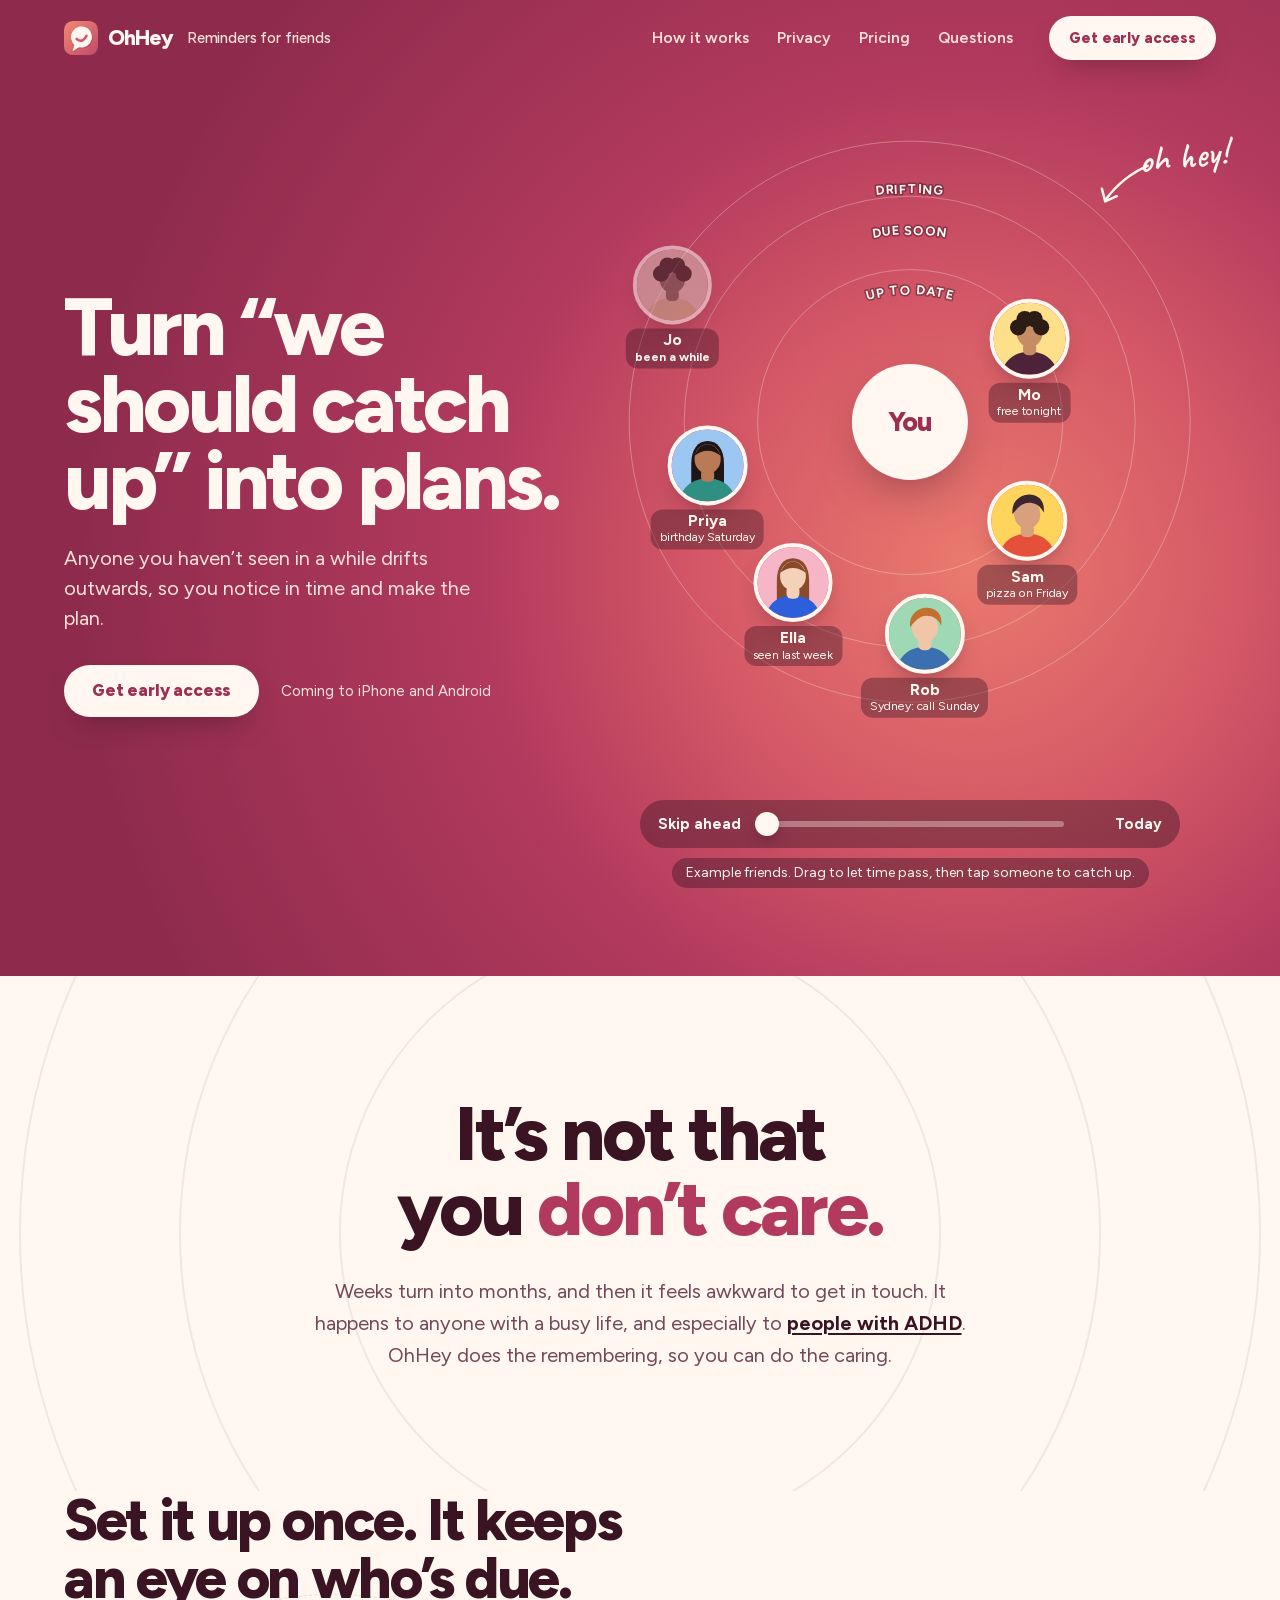
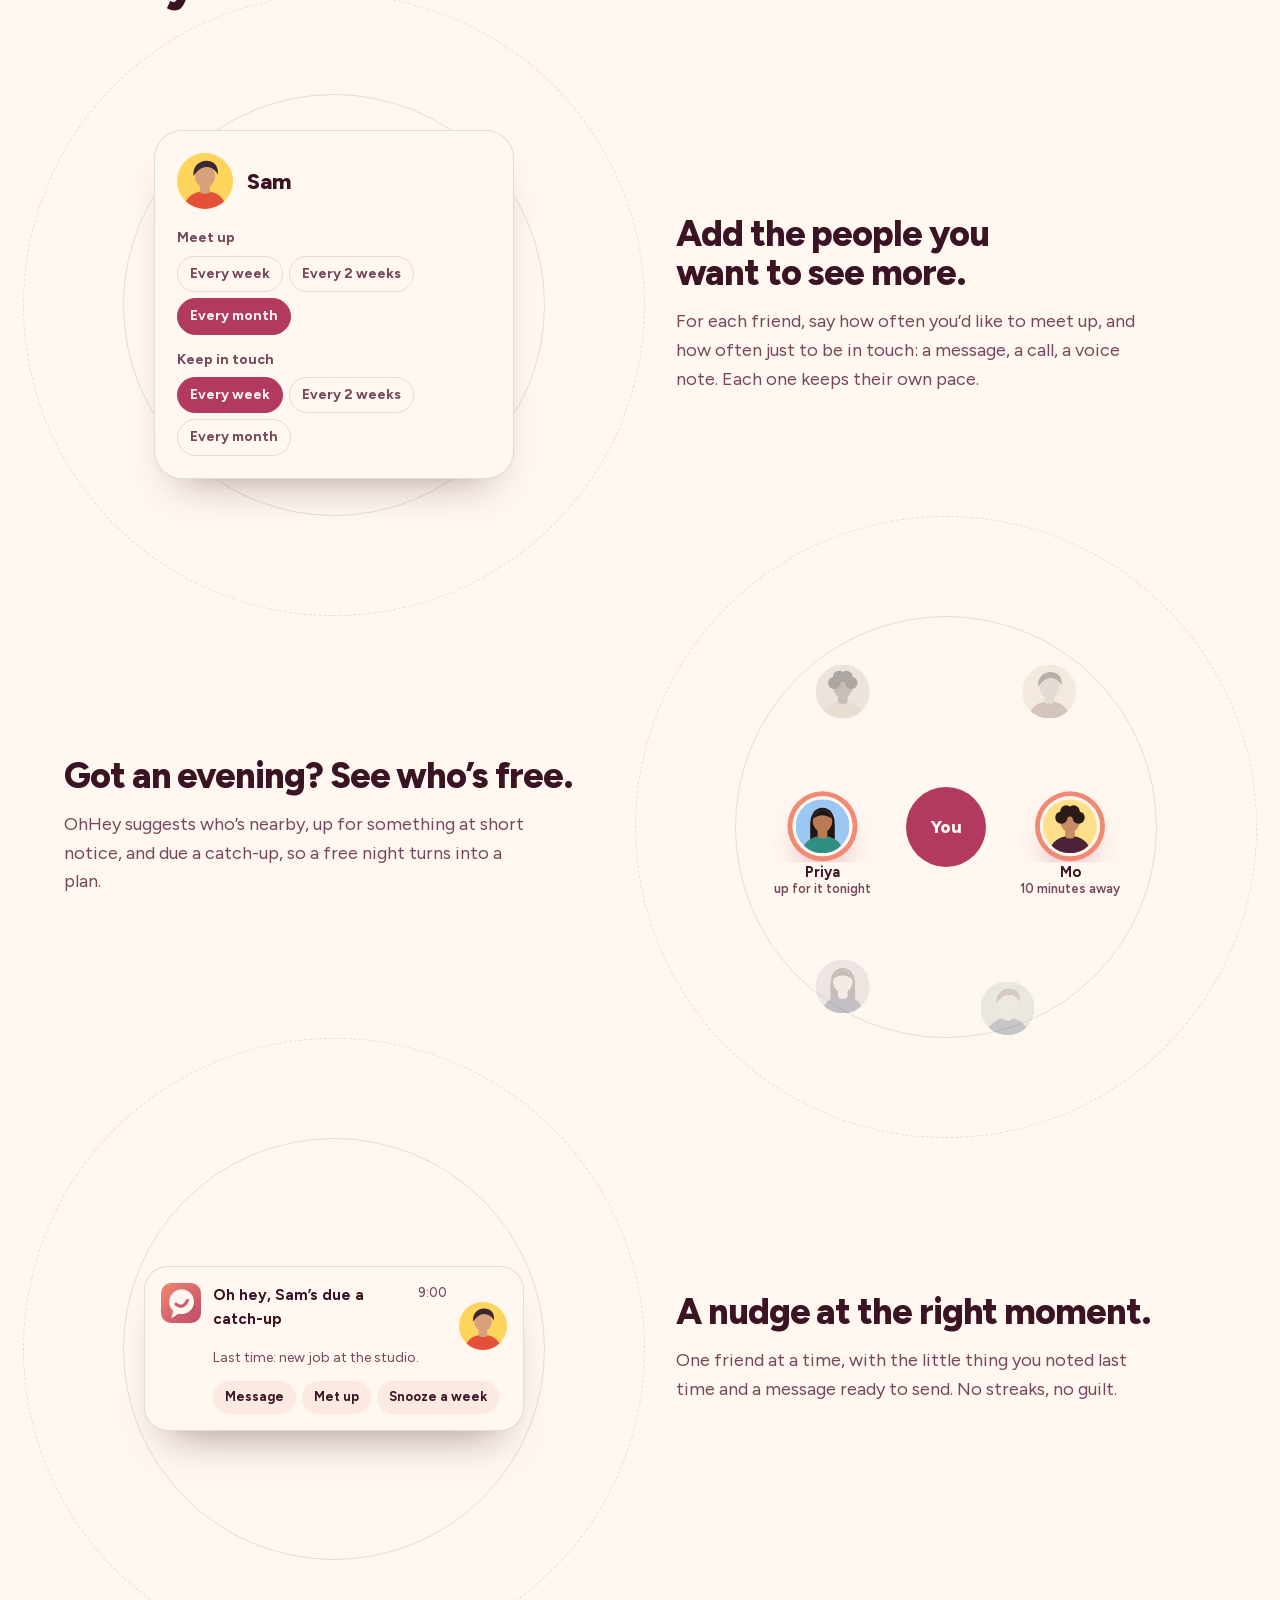
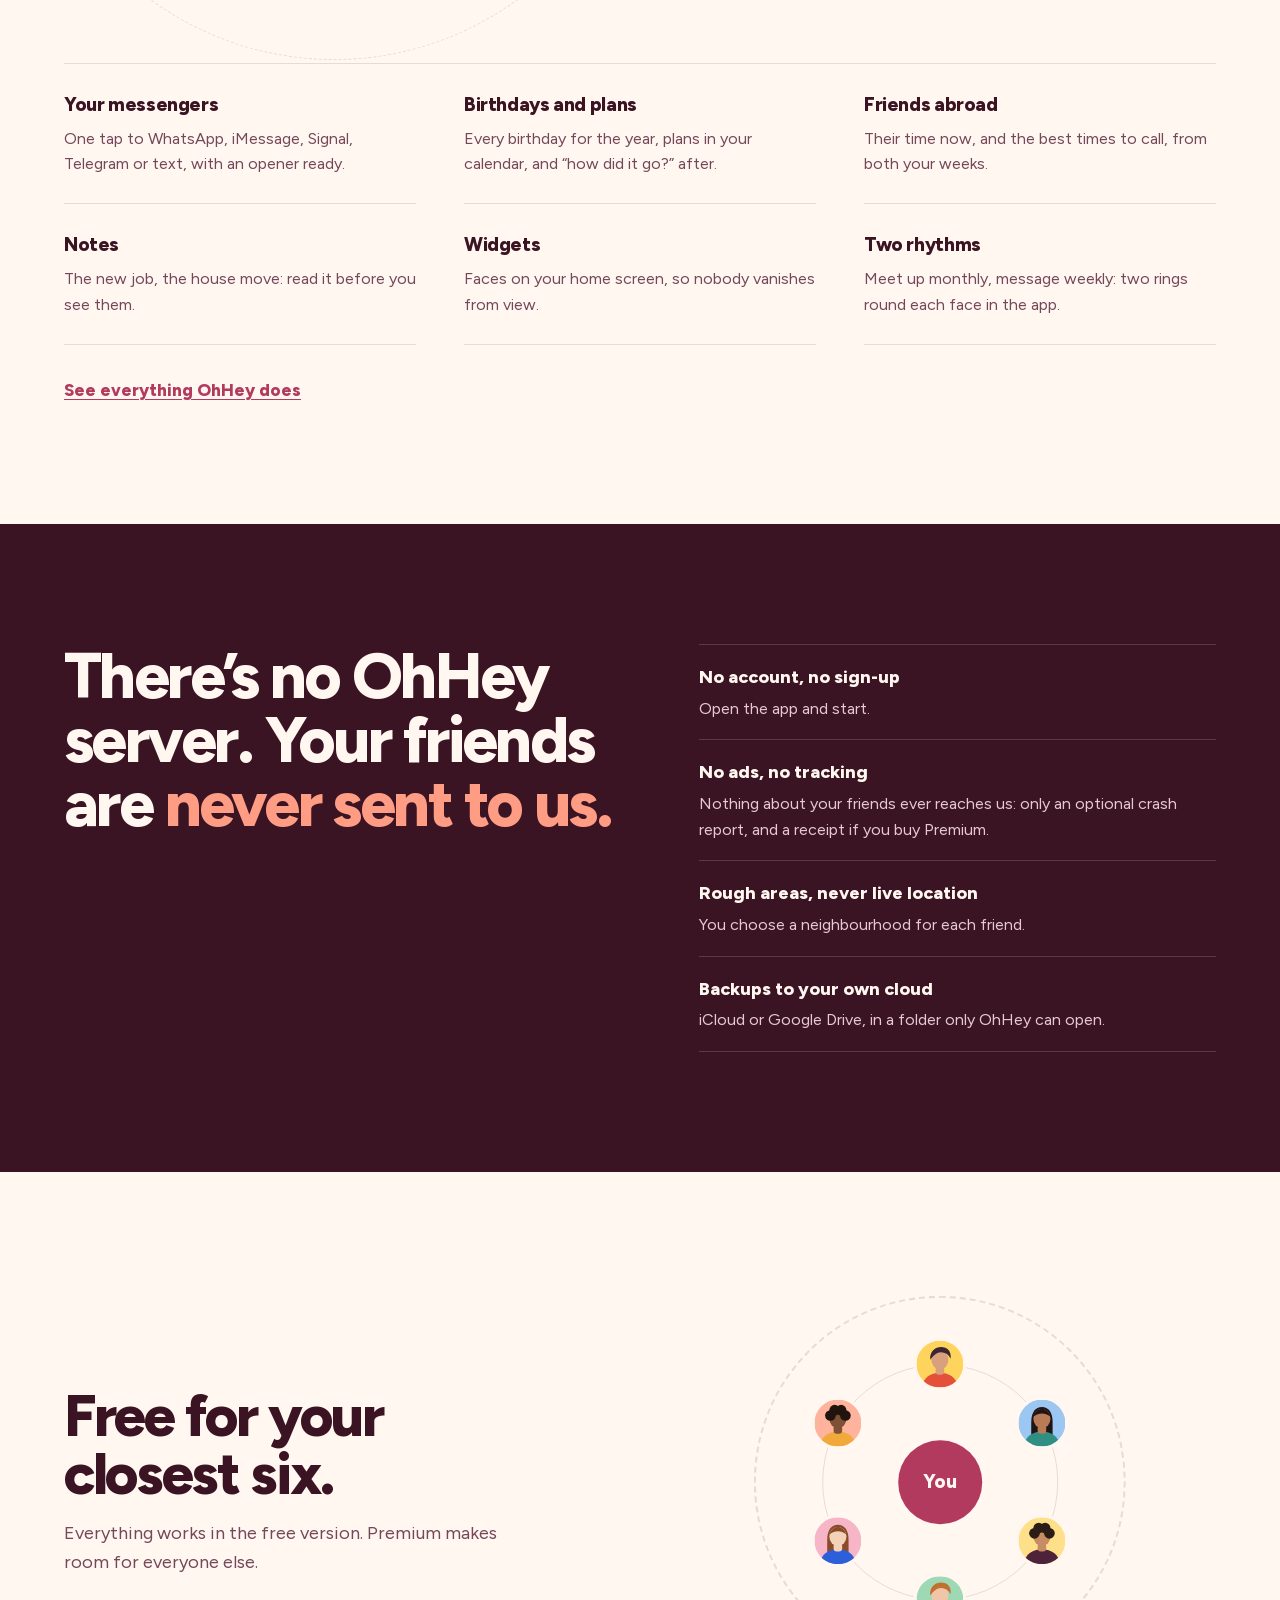
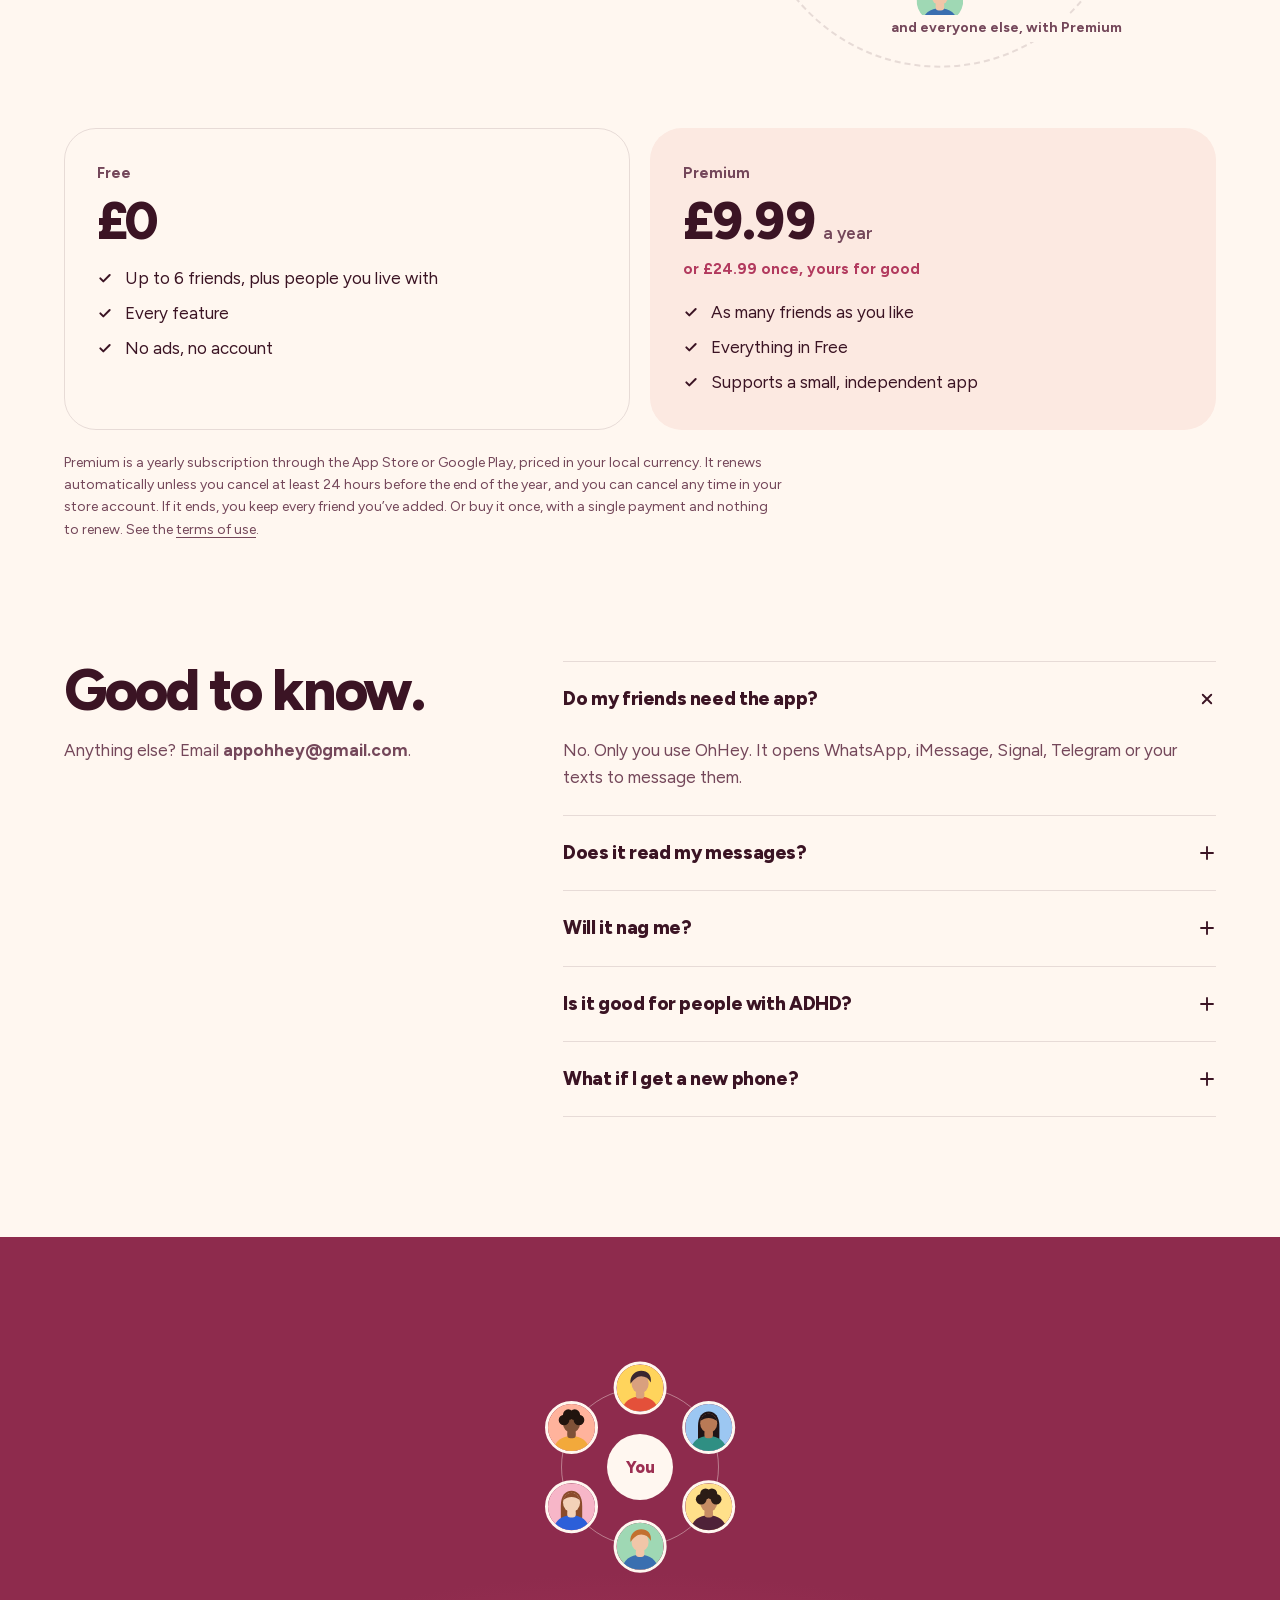
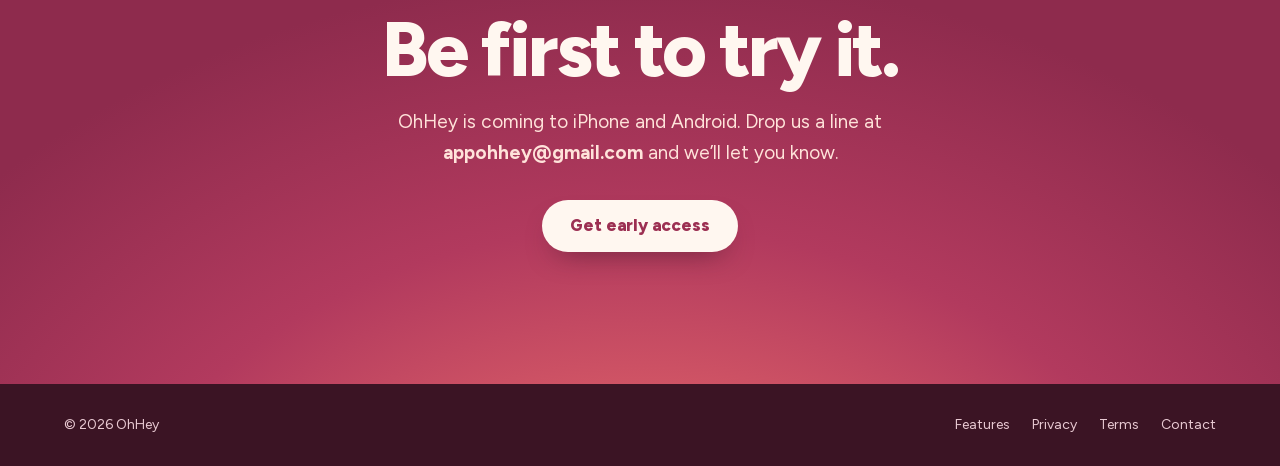
<file: preview/index.html>
<!doctype html>
<html lang="en-GB">
<head>
  <meta charset="utf-8" />
  <meta name="robots" content="noindex, nofollow" />
  <meta name="viewport" content="width=device-width, initial-scale=1, viewport-fit=cover" />
  <title>OhHey: an app to keep in touch with close friends</title>
  <meta name="description" content="OhHey is an iPhone and Android app for the friends you keep meaning to see: who you haven’t seen in a while, who’s free when you are, and every birthday. Private, on your phone." />
  <meta name="theme-color" content="#A8365A" />
  <link rel="icon" type="image/png" sizes="32x32" href="../images/app/icon-32.png?v=4" />
  <link rel="icon" type="image/png" sizes="192x192" href="../images/app/icon-192.png?v=4" />
  <link rel="apple-touch-icon" href="../images/app/icon-180.png?v=4" />
  <link rel="preload" href="../fonts/figtree-latin.woff2" as="font" type="font/woff2" crossorigin />
  <link rel="stylesheet" href="../fonts/fonts.css" />
  <style>
:root {
  --deep: #8E2B4D;       /* the gradient's deep end, behind copy */
  --rasp: #B23A5E;       /* raspberry, from the logo */
  --coral: #F08A72;      /* coral, from the logo: the glow behind You */
  --bubble: #FFF7F0;     /* the logo's speech-bubble white */
  --wine: #3B1424;       /* type on light, the privacy field */
  --wine-soft: #74475A;  /* secondary type on light */
  --on-hot: #FFF7F0;     /* type on the gradient */
  --on-hot-soft: #FFE3DA;
  --ground: var(--bubble);
  --ink: var(--wine);
  --ink-soft: var(--wine-soft);
  --accent: var(--rasp);
  --line: rgba(59, 20, 36, .12);
  --panel: #FCE9E1;
  --ease: cubic-bezier(.16, 1, .3, 1);
  --sans: 'Figtree', -apple-system, BlinkMacSystemFont, 'Segoe UI', Roboto, Arial, sans-serif;
  --hand: 'Caveat', 'Bradley Hand', cursive;
  color-scheme: light;
}
@media (prefers-color-scheme: dark) {
  :root:not([data-theme="light"]) {
    --ground: #1E0F16; --ink: #FFF0EA; --ink-soft: #D8B6C1; --accent: #FF9C84; --line: rgba(255, 240, 234, .12);
    --panel: #2C1620; color-scheme: dark;
  }
}
* { box-sizing: border-box; }
html { scroll-behavior: smooth; scrollbar-color: var(--rasp) var(--ground); }
body { margin: 0; background: var(--ground); color: var(--ink); font-family: var(--sans); font-size: 17px; line-height: 1.6; -webkit-font-smoothing: antialiased; caret-color: var(--rasp); }
::selection { background: var(--coral); color: var(--wine); }
img { max-width: 100%; display: block; }
a { color: inherit; text-underline-offset: 3px; }
p { margin: 0; }
h1, h2, h3 { margin: 0; font-weight: 800; letter-spacing: -0.035em; text-wrap: balance; }
:focus-visible { outline: 3px solid var(--accent); outline-offset: 3px; border-radius: 8px; }
.hero :focus-visible, .closing :focus-visible, .privacy :focus-visible { outline-color: var(--bubble); }
.wrap { max-width: 1200px; margin: 0 auto; padding-left: max(24px, env(safe-area-inset-left, 0px)); padding-right: max(24px, env(safe-area-inset-right, 0px)); }
.btn { display: inline-flex; align-items: center; justify-content: center; min-height: 52px; padding: 0 28px; border-radius: 999px; font-weight: 800; font-size: 17px; letter-spacing: -0.01em; text-decoration: none; transition: transform .3s var(--ease), box-shadow .3s var(--ease); }
.btn:hover { transform: translateY(-2px); }
.btn:active { transform: translateY(0) scale(.98); }
.btn.light { background: var(--bubble); color: #9C2F52; box-shadow: 0 14px 28px -14px rgba(59, 20, 36, .6); }
.btn.dark { background: var(--wine); color: var(--bubble); }
@media (prefers-color-scheme: dark) { :root:not([data-theme="light"]) .btn.dark { background: var(--bubble); color: var(--wine); } }

/* The hero: the logo's gradient, deep behind the words and glowing behind You */
.hero { position: relative; overflow: hidden; color: var(--on-hot);
  background: radial-gradient(70% 90% at 76% 58%, #EA7A6E 0%, #D45866 30%, var(--rasp) 55%, var(--deep) 100%); }
.nav { display: flex; align-items: center; gap: 12px; min-height: 76px; position: relative; z-index: 2; }
.brand { display: flex; align-items: center; gap: 10px; font-weight: 800; font-size: 21px; letter-spacing: -0.04em; color: var(--on-hot); text-decoration: none; }
.brand .tag { font-weight: 500; font-size: 15px; letter-spacing: -0.01em; color: var(--on-hot-soft); margin-left: 4px; }
@media (max-width: 560px) { .brand .tag { display: none; } }
.nav ul { list-style: none; display: flex; gap: 28px; margin: 0 0 0 auto; padding: 0; font-size: 15.5px; font-weight: 600; }
.nav ul a { text-decoration: none; color: var(--on-hot-soft); }
.nav ul a:hover { color: var(--on-hot); text-decoration: underline; }
@media (max-width: 860px) { .nav ul { display: none; } }
.nav .btn { margin-left: 24px; min-height: 44px; padding: 0 20px; font-size: 15px; }
@media (max-width: 860px) { .nav .btn { margin-left: auto; } }

.hero-grid { display: grid; grid-template-columns: minmax(0, .9fr) minmax(0, 1.1fr); gap: 40px; align-items: center; padding-block: 40px 88px; }
@media (max-width: 920px) { .hero-grid { grid-template-columns: minmax(0, 1fr); gap: 24px; padding-block: 24px 56px; } }
.hero h1 { font-size: clamp(46px, 6.4vw, 92px); line-height: .94; letter-spacing: -0.04em; }
.hero .lead { margin-top: 24px; font-size: 20px; line-height: 1.5; color: var(--on-hot-soft); max-width: 34ch; }
.hero .cta { display: flex; flex-wrap: wrap; align-items: center; gap: 14px 22px; margin-top: 32px; }
.hero .cta small { font-size: 15px; color: var(--on-hot-soft); }

/* The circle */
.circle { position: relative; }
.orbit { position: relative; width: min(640px, 100%); aspect-ratio: 1; margin: 0 auto; container-type: inline-size; }
.ring { position: absolute; left: 50%; top: 50%; border-radius: 50%; border: 1.5px solid rgba(255, 247, 240, .3); transform: translate(-50%, -50%); width: calc(var(--d) * 100cqw); aspect-ratio: 1; }
.labels { position: absolute; inset: 0; width: 100%; height: 100%; overflow: visible; pointer-events: none; }
.labels text { fill: var(--on-hot); font-weight: 700; letter-spacing: .04em; paint-order: stroke; stroke: rgba(59, 20, 36, .45); stroke-width: .5px; stroke-linejoin: round; }
.you { position: absolute; left: 50%; top: 50%; width: 19cqw; aspect-ratio: 1; transform: translate(-50%, -50%); border-radius: 50%; background: var(--bubble); color: #9C2F52;
  display: grid; place-items: center; font-weight: 800; font-size: max(16px, 4.4cqw); letter-spacing: -0.03em; box-shadow: 0 20px 50px -20px rgba(59, 20, 36, .6); }
.fr { position: absolute; left: 50%; top: 50%; width: 15cqw; display: flex; flex-direction: column; align-items: center; gap: 4px; background: none; border: 0; padding: 0; margin: 0;
  font: inherit; color: var(--on-hot); cursor: pointer; text-align: center;
  transform: translate(-50%, -32%) rotate(var(--a)) translateX(calc(var(--d) * 50cqw)) rotate(calc(var(--a) * -1));
  transition: transform 1.1s var(--ease), opacity 1.1s var(--ease), filter 1.1s var(--ease); }
.fr img { width: 13cqw; height: 13cqw; border-radius: 50%; border: max(3px, .8cqw) solid var(--bubble); box-shadow: 0 12px 26px -14px rgba(59, 20, 36, .7); transition: transform .3s var(--ease); }
.fr:hover img { transform: scale(1.06); }
.fr span.t { display: flex; flex-direction: column; align-items: center; gap: 1px; padding: 3px 9px 4px; border-radius: 12px; background: rgba(59, 20, 36, .4); }
.fr b { font-size: max(13px, 2.6cqw); line-height: 1.1; }
.fr small { font-size: max(11.5px, 2cqw); line-height: 1.2; color: var(--on-hot); font-variant-numeric: tabular-nums; white-space: nowrap; }
@container (max-width: 480px) { .fr small { display: none; } }
.fr img { transition: transform .3s var(--ease), opacity 1.1s var(--ease), filter 1.1s var(--ease); }
.fr.drift img { opacity: .55; filter: saturate(.3); }
.fr.drift small { font-weight: 700; }
.note { position: absolute; font-family: var(--hand); font-weight: 600; font-size: clamp(26px, 3vw, 36px); color: var(--bubble); transform: rotate(-6deg); white-space: nowrap; pointer-events: none; }
.note svg { position: absolute; width: 58px; height: 40px; overflow: visible; }
.controls { width: min(540px, 100%); margin: 72px auto 0; padding: 10px 18px; border-radius: 99px; background: rgba(59, 20, 36, .42); display: grid; grid-template-columns: auto minmax(0, 1fr) 84px; align-items: center; gap: 14px; font-size: 15px; font-weight: 700; }
.controls output { text-align: right; font-variant-numeric: tabular-nums; color: var(--on-hot); }
.controls input { width: 100%; height: 28px; margin: 0; background: none; -webkit-appearance: none; appearance: none; cursor: pointer; }
.controls input::-webkit-slider-runnable-track { height: 6px; border-radius: 99px; background: rgba(255, 247, 240, .35); }
.controls input::-moz-range-track { height: 6px; border-radius: 99px; background: rgba(255, 247, 240, .35); }
.controls input::-webkit-slider-thumb { -webkit-appearance: none; width: 24px; height: 24px; margin-top: -9px; border-radius: 50%; background: var(--bubble); box-shadow: 0 6px 14px -4px rgba(59, 20, 36, .6); }
.controls input::-moz-range-thumb { width: 24px; height: 24px; border: 0; border-radius: 50%; background: var(--bubble); box-shadow: 0 6px 14px -4px rgba(59, 20, 36, .6); }
.hint { width: fit-content; max-width: 100%; margin: 10px auto 0; padding: 4px 14px; border-radius: 99px; background: rgba(59, 20, 36, .42); text-align: center; font-size: 14px; color: var(--on-hot); }

/* Sections */
section { padding-block: 120px; }
@media (max-width: 780px) { section { padding-block: 76px; } }
.statement { position: relative; overflow: hidden; text-align: center; }
.statement svg.arcs { position: absolute; left: 50%; top: 50%; width: 1400px; height: 1400px; transform: translate(-50%, -50%); pointer-events: none; }
.statement .wrap { position: relative; }
.statement h2 { font-size: clamp(40px, 6vw, 80px); line-height: .98; letter-spacing: -0.04em; max-width: 13ch; margin: 0 auto; }
.statement h2 em { font-style: normal; color: var(--accent); }
.statement p { margin: 28px auto 0; max-width: 52ch; font-size: 20px; color: var(--ink-soft); }
.statement p a { color: var(--ink); font-weight: 700; }

.how h2.big, .pricing h2.big, .faq h2.big { font-size: clamp(34px, 4.6vw, 58px); line-height: 1; letter-spacing: -0.04em; max-width: 16ch; }
.step { display: grid; grid-template-columns: minmax(0, 1fr) minmax(0, 1fr); gap: 72px; align-items: center; margin-top: 88px; }
.step.flip .vis { order: 2; }
@media (max-width: 860px) { .step, .step.flip { grid-template-columns: minmax(0, 1fr); gap: 28px; margin-top: 64px; } .step.flip .vis { order: 0; } }
.step h3 { font-size: clamp(26px, 3vw, 36px); line-height: 1.08; letter-spacing: -0.03em; }
.step p { margin-top: 14px; font-size: 18px; color: var(--ink-soft); max-width: 42ch; }
section, .hero { overflow-x: clip; }
.vis { position: relative; min-height: 420px; display: grid; place-items: center; padding: 24px 0; }
.vis::before, .vis::after { content: ""; position: absolute; left: 50%; top: 50%; transform: translate(-50%, -50%); border-radius: 50%; aspect-ratio: 1; border: 1.5px solid var(--line); pointer-events: none; }
.vis::before { width: min(420px, 92%); }
.vis::after { width: min(620px, 130%); border-style: dashed; }
.vis > * { position: relative; }
.pal { background: var(--ground); border: 1.5px solid var(--line); border-radius: 28px; padding: 22px; width: min(360px, 100%); box-shadow: 0 24px 44px -26px rgba(59, 20, 36, .45); }
.pal .who { display: flex; align-items: center; gap: 14px; font-weight: 800; font-size: 22px; letter-spacing: -0.02em; }
.pal .who img { width: 56px; height: 56px; border-radius: 50%; }
.pal dl { margin: 18px 0 0; display: grid; gap: 14px; }
.pal dt { font-size: 14px; font-weight: 700; color: var(--ink-soft); }
.pal dd { margin: 6px 0 0; display: flex; flex-wrap: wrap; gap: 6px; }
.pal dd span { font-size: 14px; font-weight: 700; border-radius: 99px; padding: 6px 12px; border: 1.5px solid var(--line); color: var(--ink-soft); }
.pal dd span.on { background: var(--rasp); border-color: var(--rasp); color: var(--bubble); }
.mini { position: relative; width: min(400px, 88%); aspect-ratio: 1; container-type: inline-size; }
.mini .c { position: absolute; left: 50%; top: 50%; transform: translate(-50%, -50%); width: 20cqw; aspect-ratio: 1; border-radius: 50%; background: var(--rasp); color: var(--bubble); display: grid; place-items: center; font-weight: 800; font-size: max(14px, 4.4cqw); }
.mini .m { position: absolute; left: 50%; top: 50%; display: flex; flex-direction: column; align-items: center; gap: 6px; transform: translate(-50%, -30%) rotate(var(--a)) translateX(calc(var(--d) * 50cqw)) rotate(calc(var(--a) * -1)); }
.mini .m img { width: 15cqw; height: 15cqw; border-radius: 50%; border: 3px solid var(--ground); opacity: .35; filter: saturate(.2); }
.mini .m.lit img { opacity: 1; filter: none; box-shadow: 0 0 0 5px var(--coral), 0 16px 30px -12px rgba(178, 58, 94, .7); }
.mini .m b { font-size: max(13px, 3.6cqw); text-align: center; line-height: 1.2; white-space: nowrap; background: var(--ground); padding: 2px 8px; border-radius: 10px; }
.mini .m b small { display: block; font-weight: 600; font-size: max(12px, 3.2cqw); color: var(--ink-soft); }
.ping { width: min(380px, 100%); background: var(--ground); border: 1.5px solid var(--line); border-radius: 24px; padding: 16px; display: grid; grid-template-columns: 40px minmax(0, 1fr) 48px; gap: 3px 12px; box-shadow: 0 26px 44px -26px rgba(59, 20, 36, .5); }
.ping .ic { grid-row: span 2; width: 40px; height: 40px; border-radius: 10px; }
.ping .pic { grid-column: 3; grid-row: 1 / span 2; width: 48px; height: 48px; border-radius: 50%; align-self: center; }
.ping b { font-size: 15px; display: flex; justify-content: space-between; gap: 8px; }
.ping b small { font-weight: 500; color: var(--ink-soft); font-size: 12.5px; }
.ping p { color: var(--ink-soft); font-size: 14px; line-height: 1.4; }
.ping .acts { grid-column: 2 / span 2; display: flex; flex-wrap: wrap; gap: 6px; margin-top: 10px; }
.ping .acts span { font-size: 13px; font-weight: 700; background: var(--panel); border-radius: 99px; padding: 6px 12px; }

.extras { margin-top: 104px; display: grid; grid-template-columns: repeat(3, minmax(0, 1fr)); gap: 0 48px; border-top: 1.5px solid var(--line); }
@media (max-width: 900px) { .extras { grid-template-columns: repeat(2, minmax(0, 1fr)); } }
@media (max-width: 560px) { .extras { grid-template-columns: minmax(0, 1fr); } }
.extras div { padding: 26px 0; border-bottom: 1.5px solid var(--line); }
.extras h3 { font-size: 19px; letter-spacing: -0.02em; }
.extras p { margin-top: 6px; font-size: 16px; color: var(--ink-soft); }
.more { margin-top: 32px; }
.more a { font-weight: 800; color: var(--accent); }

.privacy { background: var(--wine); color: var(--bubble); }
@media (prefers-color-scheme: dark) { :root:not([data-theme="light"]) .privacy { background: #2C0F1C; } }
.privacy .wrap { display: grid; grid-template-columns: minmax(0, 1.05fr) minmax(0, .95fr); gap: 64px; align-items: start; }
@media (max-width: 900px) { .privacy .wrap { grid-template-columns: minmax(0, 1fr); gap: 36px; } }
.privacy h2 { font-size: clamp(36px, 5vw, 64px); line-height: 1; letter-spacing: -0.04em; }
.privacy h2 em { font-style: normal; color: #FF9C84; }
.privacy dl { margin: 0; }
.privacy dl div { padding: 18px 0; border-top: 1.5px solid rgba(255, 247, 240, .16); }
.privacy dl div:last-child { border-bottom: 1.5px solid rgba(255, 247, 240, .16); }
.privacy dt { font-weight: 800; font-size: 18px; }
.privacy dd { margin: 4px 0 0; color: #E8C9D2; font-size: 16px; }

.pricing .top { display: grid; grid-template-columns: minmax(0, 1fr) minmax(0, 1fr); gap: 48px; align-items: center; }
@media (max-width: 900px) { .pricing .top { grid-template-columns: minmax(0, 1fr); } }
.pricing .top p { margin-top: 16px; font-size: 18px; color: var(--ink-soft); max-width: 40ch; }
.six { position: relative; width: min(380px, 100%); aspect-ratio: 1; margin: 0 auto; container-type: inline-size; }
.six .r { position: absolute; left: 50%; top: 50%; transform: translate(-50%, -50%); border-radius: 50%; aspect-ratio: 1; }
.six .r1 { width: 62cqw; border: 1.5px solid var(--line); }
.six .r2 { width: 98cqw; border: 2px dashed var(--line); }
.six .c { position: absolute; left: 50%; top: 50%; width: 22cqw; aspect-ratio: 1; transform: translate(-50%, -50%); border-radius: 50%; background: var(--rasp); color: var(--bubble); display: grid; place-items: center; font-weight: 800; font-size: 5cqw; }
.six img { position: absolute; left: 50%; top: 50%; width: 14cqw; height: 14cqw; border-radius: 50%; border: 3px solid var(--ground); transform: translate(-50%, -50%) rotate(var(--a)) translateX(31cqw) rotate(calc(var(--a) * -1)); }
.six .plus { position: absolute; right: 0; bottom: 8%; font-size: 14px; font-weight: 700; color: var(--ink-soft); background: var(--ground); padding: 2px 8px; }
.plans { display: grid; grid-template-columns: repeat(2, minmax(0, 1fr)); gap: 20px; margin-top: 56px; }
@media (max-width: 680px) { .plans { grid-template-columns: minmax(0, 1fr); } }
.plan { border-radius: 32px; padding: 32px; border: 1.5px solid var(--line); display: flex; flex-direction: column; gap: 10px; }
.plan.pro { background: var(--panel); border-color: transparent; }
.plan .name { font-size: 15px; font-weight: 700; color: var(--ink-soft); }
.plan .price { font-size: 52px; font-weight: 800; letter-spacing: -0.05em; line-height: 1; font-variant-numeric: tabular-nums; }
.plan .price small { font-size: 17px; font-weight: 600; letter-spacing: 0; color: var(--ink-soft); }
.plan .once { font-size: 15px; font-weight: 700; color: var(--accent); }
.plan ul { margin: 8px 0 0; padding: 0; list-style: none; display: grid; gap: 8px; }
.plan li { display: grid; grid-template-columns: 18px minmax(0, 1fr); gap: 10px; }
.plan li svg { margin-top: .3em; }
.fine { margin-top: 22px; font-size: 14px; color: var(--ink-soft); max-width: 72ch; }

.faq .wrap { display: grid; grid-template-columns: minmax(0, .8fr) minmax(0, 1.2fr); gap: 64px; }
@media (max-width: 860px) { .faq .wrap { grid-template-columns: minmax(0, 1fr); gap: 28px; } }
.faq .wrap > div > p { margin-top: 18px; color: var(--ink-soft); }
.mail { font-weight: 700; user-select: all; }
details { border-bottom: 1.5px solid var(--line); }
details:first-of-type { border-top: 1.5px solid var(--line); }
summary { cursor: pointer; list-style: none; display: flex; justify-content: space-between; align-items: center; gap: 16px; padding: 22px 0; font-weight: 800; font-size: 19px; letter-spacing: -0.02em; }
summary::-webkit-details-marker { display: none; }
summary svg { flex: none; transition: transform .4s var(--ease); }
details[open] summary svg { transform: rotate(45deg); }
details p { padding: 0 0 24px; color: var(--ink-soft); max-width: 58ch; }

.closing { position: relative; overflow: hidden; text-align: center; color: var(--on-hot); background: radial-gradient(70% 90% at 50% 135%, #EA7A6E 0%, #D45866 35%, var(--rasp) 62%, var(--deep) 100%); padding-block: 120px 132px; }
.gather { position: relative; width: 220px; aspect-ratio: 1; margin: 0 auto 36px; container-type: inline-size; }
.gather .r { position: absolute; inset: 14%; border-radius: 50%; border: 1.5px solid rgba(255, 247, 240, .4); }
.gather .c { position: absolute; left: 50%; top: 50%; transform: translate(-50%, -50%); width: 30cqw; aspect-ratio: 1; border-radius: 50%; background: var(--bubble); color: #9C2F52; display: grid; place-items: center; font-weight: 800; font-size: 7.5cqw; }
.gather img { position: absolute; left: 50%; top: 50%; width: 24cqw; height: 24cqw; border-radius: 50%; border: 3px solid var(--bubble); transform: translate(-50%, -50%) rotate(var(--a)) translateX(36cqw) rotate(calc(var(--a) * -1)); }
.closing h2 { font-size: clamp(42px, 6vw, 84px); line-height: .96; letter-spacing: -0.04em; }
.closing p { margin: 20px auto 32px; max-width: 46ch; font-size: 19px; color: var(--on-hot-soft); }
footer { background: var(--wine); color: #E8C9D2; font-size: 14px; }
footer .wrap { display: flex; flex-wrap: wrap; justify-content: space-between; gap: 12px; padding-block: 30px; }
footer nav { display: flex; flex-wrap: wrap; gap: 22px; }
footer a { text-decoration: none; }
footer a:hover { color: var(--bubble); text-decoration: underline; }
@media (prefers-reduced-motion: reduce) {
  html { scroll-behavior: auto; }
  .fr, .fr img, .btn, summary svg { transition: none !important; }
}
  </style>
</head>
<body>
  <header class="hero" id="top">
    <div class="wrap nav">
      <a class="brand" href="#top">
        <svg width="34" height="34" viewBox="0 0 100 100" aria-hidden="true"><defs><linearGradient id="ohheyMark" x1="0" y1="0" x2="1" y2="1"><stop offset="0" stop-color="#F08A72"/><stop offset="1" stop-color="#C2496A"/></linearGradient></defs><rect width="100" height="100" rx="26" fill="url(#ohheyMark)"/><g transform="rotate(-10 52 50)"><g transform="translate(2 3)" fill="#7D2F45" opacity=".3"><path d="M29 63 L19 84 L42 74 Z"/><circle cx="52" cy="47" r="31"/></g><path d="M29 63 L19 84 L42 74 Z" fill="#FFF7F0"/><circle cx="52" cy="47" r="31" fill="#FFF7F0"/><path d="M37 50 Q52 67 67 46" fill="none" stroke="#D2566C" stroke-width="7.5" stroke-linecap="round"/></g></svg>
        <span>OhHey</span><span class="tag">Reminders for friends</span>
      </a>
      <ul><li><a href="#how">How it works</a></li><li><a href="#privacy">Privacy</a></li><li><a href="#pricing">Pricing</a></li><li><a href="#questions">Questions</a></li></ul>
      <a class="btn light" href="mailto:appohhey@gmail.com?subject=Early%20access">Get early access</a>
    </div>

    <div class="wrap hero-grid">
      <div>
        <h1>Turn “we should catch up” into plans.</h1>
        <p class="lead">Anyone you haven’t seen in a while drifts outwards, so you notice in time and make the plan.</p>
        <div class="cta">
          <a class="btn light" href="mailto:appohhey@gmail.com?subject=Early%20access">Get early access</a>
          <small>Coming to iPhone and Android</small>
        </div>
      </div>

      <div class="circle" aria-label="Try it: your circle of friends">
        <div class="orbit" id="orbit">
          <div class="ring" style="--d:.5"></div>
          <div class="ring" style="--d:.74"></div>
          <div class="ring" style="--d:.92"></div>
          <svg class="labels" viewBox="0 0 100 100" aria-hidden="true">
            <defs><path id="arc1" d="M 32.3 37.7 A 25 25 0 0 1 67.7 37.7"/><path id="arc2" d="M 23.8 31.5 A 37 37 0 0 1 76.2 31.5"/><path id="arc3" d="M 17.5 27.3 A 46 46 0 0 1 82.5 27.3"/></defs>
            <text dy="-1.2"><textPath href="#arc1" startOffset="50%" text-anchor="middle">UP TO DATE</textPath></text>
            <text dy="-1.2"><textPath href="#arc2" startOffset="50%" text-anchor="middle">DUE SOON</textPath></text>
            <text dy="-1.2"><textPath href="#arc3" startOffset="50%" text-anchor="middle">DRIFTING</textPath></text>
          </svg>
          <div class="you" aria-hidden="true">You</div>
          <!-- The handwriting font only has these letters: see fonts/fonts.css before changing the words. -->
          <span class="note" aria-hidden="true" style="right:-2%;top:2%">oh hey!<svg viewBox="0 0 58 40" style="left:-46px;top:30px"><path d="M54 4 C40 8 22 18 8 34" fill="none" stroke="#FFF7F0" stroke-width="2.5" stroke-linecap="round"/><path d="M6 22 L8 35 L20 31" fill="none" stroke="#FFF7F0" stroke-width="2.5" stroke-linecap="round" stroke-linejoin="round"/></svg></span>
          <div id="friends"></div>
        </div>
        <div class="controls">
          <label for="skip">Skip ahead</label>
          <input id="skip" type="range" min="0" max="42" value="0" step="1" />
          <output id="skipOut" for="skip">Today</output>
        </div>
        <p class="hint">Example friends. Drag to let time pass, then tap someone to catch up.</p>
      </div>
    </div>
  </header>

  <main>
    <section class="statement">
      <svg class="arcs" viewBox="0 0 1400 1400" aria-hidden="true"><g fill="none" stroke="currentColor" stroke-opacity=".07" stroke-width="2"><circle cx="700" cy="700" r="300"/><circle cx="700" cy="700" r="460"/><circle cx="700" cy="700" r="620"/></g></svg>
      <div class="wrap">
        <h2>It’s not that you <em>don’t care.</em></h2>
        <p>Weeks turn into months, and then it feels awkward to get in touch. It happens to anyone with a busy life, and especially to <a href="../adhd.html">people with ADHD</a>. OhHey does the remembering, so you can do the caring.</p>
      </div>
    </section>

    <section class="how" id="how" style="padding-top:0">
      <div class="wrap">
        <h2 class="big">Set it up once. It keeps an eye on who’s due.</h2>

        <div class="step">
          <div class="vis">
            <div class="pal" role="img" aria-label="Example: Sam, meet up every month, keep in touch every week.">
              <div class="who"><img src="images/friends/sam.svg" alt="" width="56" height="56" />Sam</div>
              <dl>
                <div><dt>Meet up</dt><dd><span>Every week</span><span>Every 2 weeks</span><span class="on">Every month</span></dd></div>
                <div><dt>Keep in touch</dt><dd><span class="on">Every week</span><span>Every 2 weeks</span><span>Every month</span></dd></div>
              </dl>
            </div>
          </div>
          <div>
            <h3>Add the people you want to see more.</h3>
            <p>For each friend, say how often you’d like to meet up, and how often just to be in touch: a message, a call, a voice note. Each one keeps their own pace.</p>
          </div>
        </div>

        <div class="step flip">
          <div class="vis">
            <div class="mini" role="img" aria-label="Example: on a free evening, Mo and Priya light up as nearby and up for it; the others stay dim.">
              <div class="c">You</div>
              <span class="m lit" style="--a:0deg;--d:.62"><img src="images/friends/mo.svg" alt="" /><b>Mo<small>10 minutes away</small></b></span>
              <span class="m lit" style="--a:180deg;--d:.62"><img src="images/friends/priya.svg" alt="" /><b>Priya<small>up for it tonight</small></b></span>
              <span class="m" style="--a:70deg;--d:.9"><img src="images/friends/rob.svg" alt="" /></span>
              <span class="m" style="--a:125deg;--d:.9"><img src="images/friends/ella.svg" alt="" /></span>
              <span class="m" style="--a:-125deg;--d:.9"><img src="images/friends/jo.svg" alt="" /></span>
              <span class="m" style="--a:-55deg;--d:.9"><img src="images/friends/sam.svg" alt="" /></span>
            </div>
          </div>
          <div>
            <h3>Got an evening? See who’s free.</h3>
            <p>OhHey suggests who’s nearby, up for something at short notice, and due a catch-up, so a free night turns into a plan.</p>
          </div>
        </div>

        <div class="step">
          <div class="vis">
            <div class="ping" role="img" aria-label="A notification: Oh hey, Sam’s due a catch-up. Last time: new job at the studio. Buttons: Message, Met up, Snooze a week.">
              <img class="ic" src="../images/app/icon-180.png" alt="" width="40" height="40" />
              <b>Oh hey, Sam’s due a catch-up <small>9:00</small></b>
              <p>Last time: new job at the studio.</p>
              <img class="pic" src="images/friends/sam.svg" alt="" width="48" height="48" />
              <div class="acts"><span>Message</span><span>Met up</span><span>Snooze a week</span></div>
            </div>
          </div>
          <div>
            <h3>A nudge at the right moment.</h3>
            <p>One friend at a time, with the little thing you noted last time and a message ready to send. No streaks, no guilt.</p>
          </div>
        </div>

        <div class="extras">
          <div><h3>Your messengers</h3><p>One tap to WhatsApp, iMessage, Signal, Telegram or text, with an opener ready.</p></div>
          <div><h3>Birthdays and plans</h3><p>Every birthday for the year, plans in your calendar, and “how did it go?” after.</p></div>
          <div><h3>Friends abroad</h3><p>Their time now, and the best times to call, from both your weeks.</p></div>
          <div><h3>Notes</h3><p>The new job, the house move: read it before you see them.</p></div>
          <div><h3>Widgets</h3><p>Faces on your home screen, so nobody vanishes from view.</p></div>
          <div><h3>Two rhythms</h3><p>Meet up monthly, message weekly: two rings round each face in the app.</p></div>
        </div>
        <p class="more"><a href="../features.html">See everything OhHey does</a></p>
      </div>
    </section>

    <section class="privacy" id="privacy">
      <div class="wrap">
        <h2>There’s no OhHey server. Your friends are <em>never sent to us.</em></h2>
        <dl>
          <div><dt>No account, no sign-up</dt><dd>Open the app and start.</dd></div>
          <div><dt>No ads, no tracking</dt><dd>Nothing about your friends ever reaches us: only an optional crash report, and a receipt if you buy Premium.</dd></div>
          <div><dt>Rough areas, never live location</dt><dd>You choose a neighbourhood for each friend.</dd></div>
          <div><dt>Backups to your own cloud</dt><dd>iCloud or Google Drive, in a folder only OhHey can open.</dd></div>
        </dl>
      </div>
    </section>

    <section class="pricing" id="pricing">
      <div class="wrap">
        <div class="top">
          <div>
            <h2 class="big">Free for your closest six.</h2>
            <p>Everything works in the free version. Premium makes room for everyone else.</p>
          </div>
          <div class="six" aria-hidden="true">
            <div class="r r2"></div><div class="r r1"></div>
            <div class="c">You</div>
            <img src="images/friends/sam.svg" alt="" style="--a:-90deg" /><img src="images/friends/priya.svg" alt="" style="--a:-30deg" /><img src="images/friends/mo.svg" alt="" style="--a:30deg" />
            <img src="images/friends/rob.svg" alt="" style="--a:90deg" /><img src="images/friends/ella.svg" alt="" style="--a:150deg" /><img src="images/friends/jo.svg" alt="" style="--a:210deg" />
            <span class="plus">and everyone else, with Premium</span>
          </div>
        </div>
        <div class="plans">
          <div class="plan"><span class="name">Free</span><div class="price">£0</div>
            <ul><li><svg width="16" height="16" viewBox="0 0 24 24" aria-hidden="true"><path d="M5 12.5l4.5 4.5L19 7.5" fill="none" stroke="currentColor" stroke-width="3" stroke-linecap="round" stroke-linejoin="round"/></svg>Up to 6 friends, plus people you live with</li><li><svg width="16" height="16" viewBox="0 0 24 24" aria-hidden="true"><path d="M5 12.5l4.5 4.5L19 7.5" fill="none" stroke="currentColor" stroke-width="3" stroke-linecap="round" stroke-linejoin="round"/></svg>Every feature</li><li><svg width="16" height="16" viewBox="0 0 24 24" aria-hidden="true"><path d="M5 12.5l4.5 4.5L19 7.5" fill="none" stroke="currentColor" stroke-width="3" stroke-linecap="round" stroke-linejoin="round"/></svg>No ads, no account</li></ul></div>
          <div class="plan pro"><span class="name">Premium</span><div class="price">£9.99 <small>a year</small></div><p class="once">or £24.99 once, yours for good</p>
            <ul><li><svg width="16" height="16" viewBox="0 0 24 24" aria-hidden="true"><path d="M5 12.5l4.5 4.5L19 7.5" fill="none" stroke="currentColor" stroke-width="3" stroke-linecap="round" stroke-linejoin="round"/></svg>As many friends as you like</li><li><svg width="16" height="16" viewBox="0 0 24 24" aria-hidden="true"><path d="M5 12.5l4.5 4.5L19 7.5" fill="none" stroke="currentColor" stroke-width="3" stroke-linecap="round" stroke-linejoin="round"/></svg>Everything in Free</li><li><svg width="16" height="16" viewBox="0 0 24 24" aria-hidden="true"><path d="M5 12.5l4.5 4.5L19 7.5" fill="none" stroke="currentColor" stroke-width="3" stroke-linecap="round" stroke-linejoin="round"/></svg>Supports a small, independent app</li></ul></div>
        </div>
        <p class="fine">Premium is a yearly subscription through the App Store or Google Play, priced in your local currency. It renews automatically unless you cancel at least 24 hours before the end of the year, and you can cancel any time in your store account. If it ends, you keep every friend you’ve added. Or buy it once, with a single payment and nothing to renew. See the <a href="../terms.html">terms of use</a>.</p>
      </div>
    </section>

    <section class="faq" id="questions" style="padding-top:0">
      <div class="wrap">
        <div><h2 class="big">Good to know.</h2><p>Anything else? Email <span class="mail">appohhey@gmail.com</span>.</p></div>
        <div>
          <details open><summary>Do my friends need the app?<svg width="18" height="18" viewBox="0 0 24 24" aria-hidden="true"><path d="M12 4v16M4 12h16" stroke="currentColor" stroke-width="2.5" stroke-linecap="round"/></svg></summary><p>No. Only you use OhHey. It opens WhatsApp, iMessage, Signal, Telegram or your texts to message them.</p></details>
          <details><summary>Does it read my messages?<svg width="18" height="18" viewBox="0 0 24 24" aria-hidden="true"><path d="M12 4v16M4 12h16" stroke="currentColor" stroke-width="2.5" stroke-linecap="round"/></svg></summary><p>No. On Android it can notice who messaged you, so it counts as being in touch. It never reads what they said.</p></details>
          <details><summary>Will it nag me?<svg width="18" height="18" viewBox="0 0 24 24" aria-hidden="true"><path d="M12 4v16M4 12h16" stroke="currentColor" stroke-width="2.5" stroke-linecap="round"/></svg></summary><p>No. A nudge is about one friend, and only comes on days someone’s due. Birthdays and the weekly check-in come on top, if you want them. You can snooze anyone, or take a break from reminders altogether.</p></details>
          <details><summary>Is it good for people with ADHD?<svg width="18" height="18" viewBox="0 0 24 24" aria-hidden="true"><path d="M12 4v16M4 12h16" stroke="currentColor" stroke-width="2.5" stroke-linecap="round"/></svg></summary><p>It was designed with ADHD in mind: friends stay in view, real numbers instead of “a while”, and no streaks or guilt. More on <a href="../adhd.html">ADHD and keeping in touch</a>.</p></details>
          <details><summary>What if I get a new phone?<svg width="18" height="18" viewBox="0 0 24 24" aria-hidden="true"><path d="M12 4v16M4 12h16" stroke="currentColor" stroke-width="2.5" stroke-linecap="round"/></svg></summary><p>Restore from your own iCloud or Google Drive backup, and everything comes back.</p></details>
        </div>
      </div>
    </section>

    <section class="closing">
      <div class="wrap">
        <div class="gather" aria-hidden="true"><div class="r"></div><div class="c">You</div><img src="images/friends/sam.svg" alt="" style="--a:-90deg" /><img src="images/friends/priya.svg" alt="" style="--a:-30deg" /><img src="images/friends/mo.svg" alt="" style="--a:30deg" /><img src="images/friends/rob.svg" alt="" style="--a:90deg" /><img src="images/friends/ella.svg" alt="" style="--a:150deg" /><img src="images/friends/jo.svg" alt="" style="--a:210deg" /></div>
        <h2>Be first to try it.</h2>
        <p>OhHey is coming to iPhone and Android. Drop us a line at <span class="mail">appohhey@gmail.com</span> and we’ll let you know.</p>
        <a class="btn light" href="mailto:appohhey@gmail.com?subject=Early%20access">Get early access</a>
      </div>
    </section>
  </main>

  <footer>
    <div class="wrap"><span>© 2026 OhHey</span><nav><a href="../features.html">Features</a><a href="../privacy.html">Privacy</a><a href="../terms.html">Terms</a><a href="mailto:appohhey@gmail.com">Contact</a></nav></div>
  </footer>

  <script>
    // The circle: six example friends, each with how often you'd like to meet up and how long ago you last did.
    // The further someone is from You, the longer it's been; past their time they drift to the edge and fade.
    // Skip ahead moves time on; tapping someone logs a catch-up and they glide back in.
    const FRIENDS = [
      { id: 'mo', name: 'Mo', every: 21, seen: 3, a: -35, now: 'free tonight' },
      { id: 'sam', name: 'Sam', every: 30, seen: 6, a: 40, now: 'pizza on Friday' },
      { id: 'rob', name: 'Rob', every: 60, seen: 41, a: 86, now: 'Sydney: call Sunday' },
      { id: 'ella', name: 'Ella', every: 21, seen: 12, a: 126, now: 'seen last week' },
      { id: 'priya', name: 'Priya', every: 14, seen: 9, a: 168, now: 'birthday Saturday' },
      { id: 'jo', name: 'Jo', every: 21, seen: 25, a: -150, now: 'been a while' },
    ];
    let skip = 0;
    const box = document.getElementById('friends');
    box.innerHTML = FRIENDS.map((f, i) =>
      `<button class="fr" type="button" data-i="${i}" style="--a:${f.a}deg"><img src="images/friends/${f.id}.svg" alt="" width="80" height="80" /><span class="t"><b>${f.name}</b><small></small></span></button>`).join('');
    const days = (n) => `${n} ${n === 1 ? 'day' : 'days'}`;
    function render() {
      const out = document.getElementById('skipOut');
      out.textContent = skip === 0 ? 'Today' : skip < 14 ? `+${days(skip)}` : `+${Math.round(skip / 7)} weeks`;
      document.getElementById('skip').setAttribute('aria-valuetext', skip === 0 ? 'Today' : `${out.textContent} from today`);
      box.querySelectorAll('.fr').forEach((el) => {
        const f = FRIENDS[Number(el.dataset.i)];
        const since = f.seen + skip;
        const left = f.every - since;
        const frac = Math.max(0, Math.min(since / f.every, 1.25));
        el.style.setProperty('--d', (0.42 + 0.5 * (frac / 1.25)).toFixed(3));
        const status = since <= 0 ? 'just caught up' : skip === 0 ? f.now : left < 0 ? 'due a catch-up' : left <= 7 ? 'due soon' : f.now;
        el.querySelector('small').textContent = status;
        el.classList.toggle('drift', left < 0);
        el.setAttribute('aria-label', `${f.name}: ${status}. Tap to log a catch-up.`);
      });
    }
    document.getElementById('skip').addEventListener('input', (e) => { skip = Number(e.target.value); render(); });
    box.addEventListener('click', (e) => {
      const b = e.target.closest('.fr');
      if (!b) return;
      FRIENDS[Number(b.dataset.i)].seen = -skip;
      render();
    });
    render();
    const orbit = document.getElementById('orbit');
    const sizeLabels = () => { const unit = orbit.clientWidth / 100; orbit.querySelectorAll('.labels text').forEach((t) => t.setAttribute('font-size', Math.max(2.1, 11 / unit).toFixed(2))); };
    sizeLabels();
    new ResizeObserver(sizeLabels).observe(orbit);
  </script>
</body>
</html>
</file>
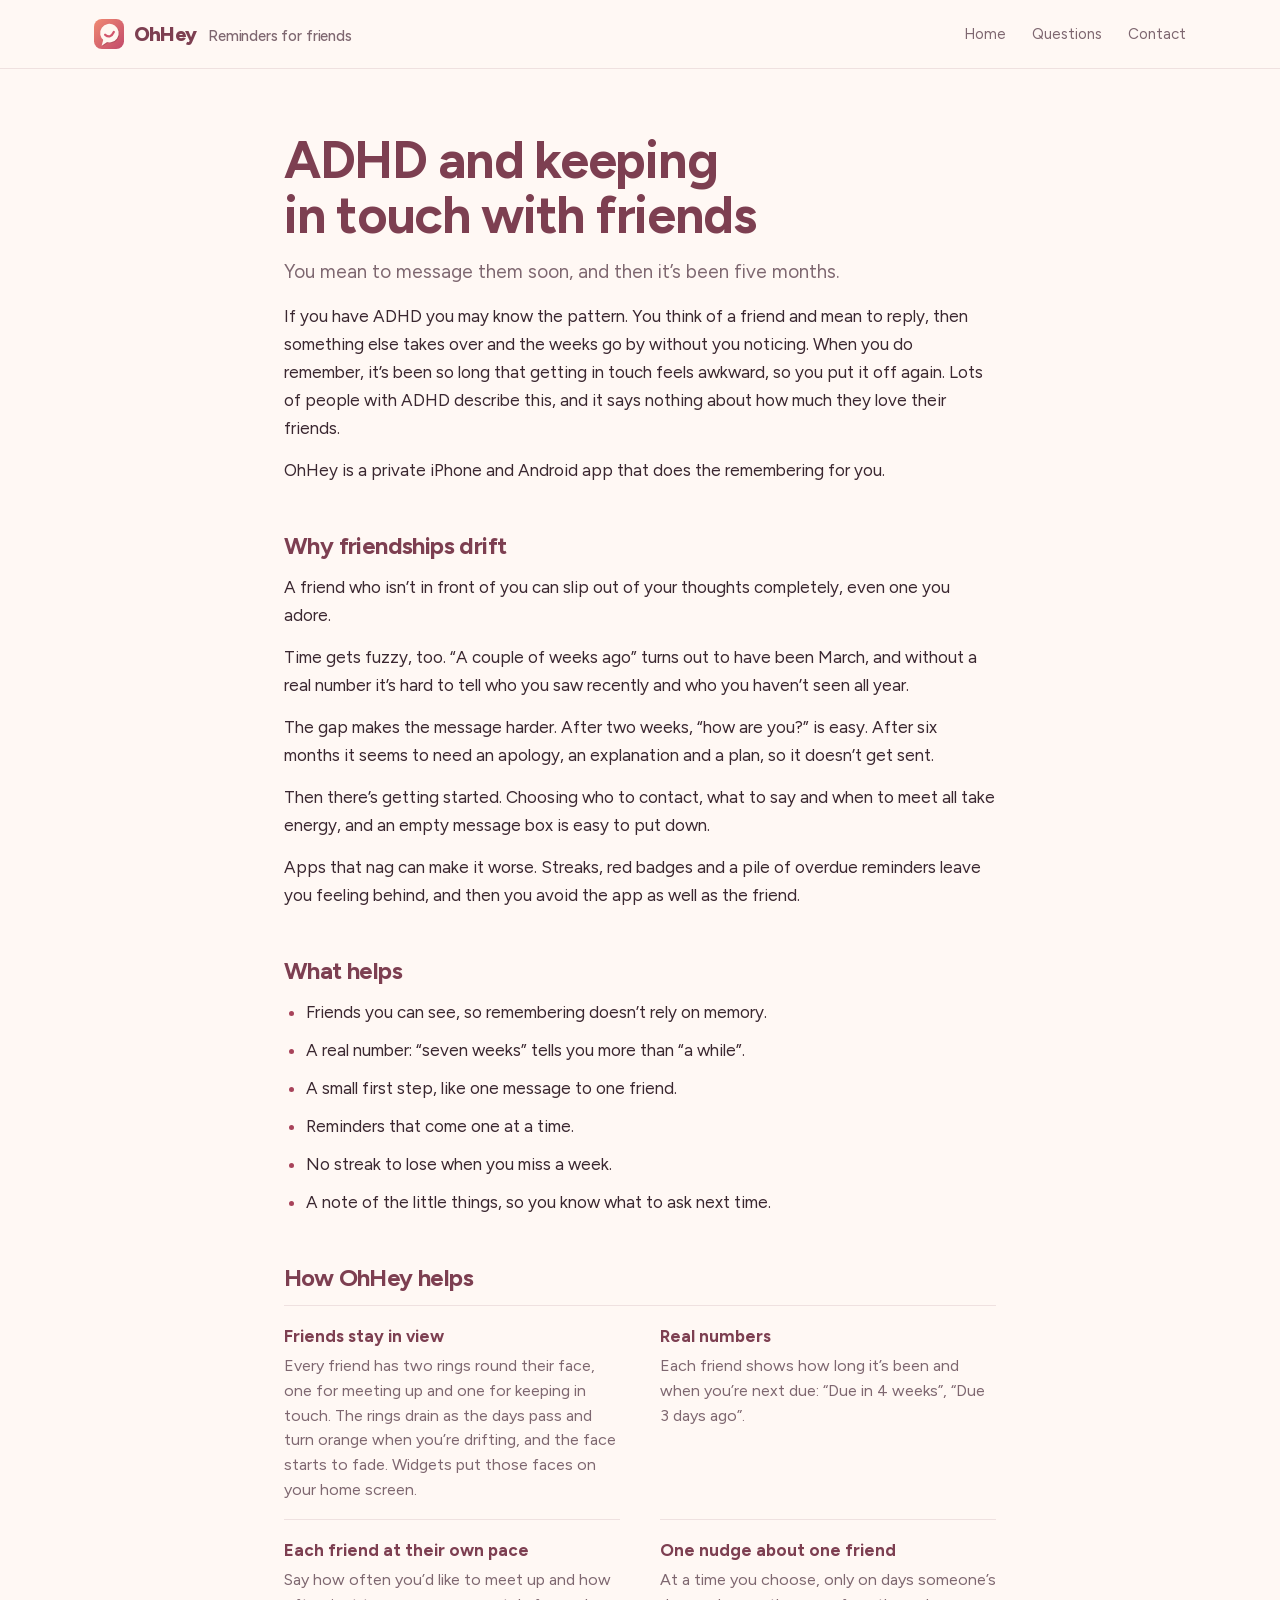
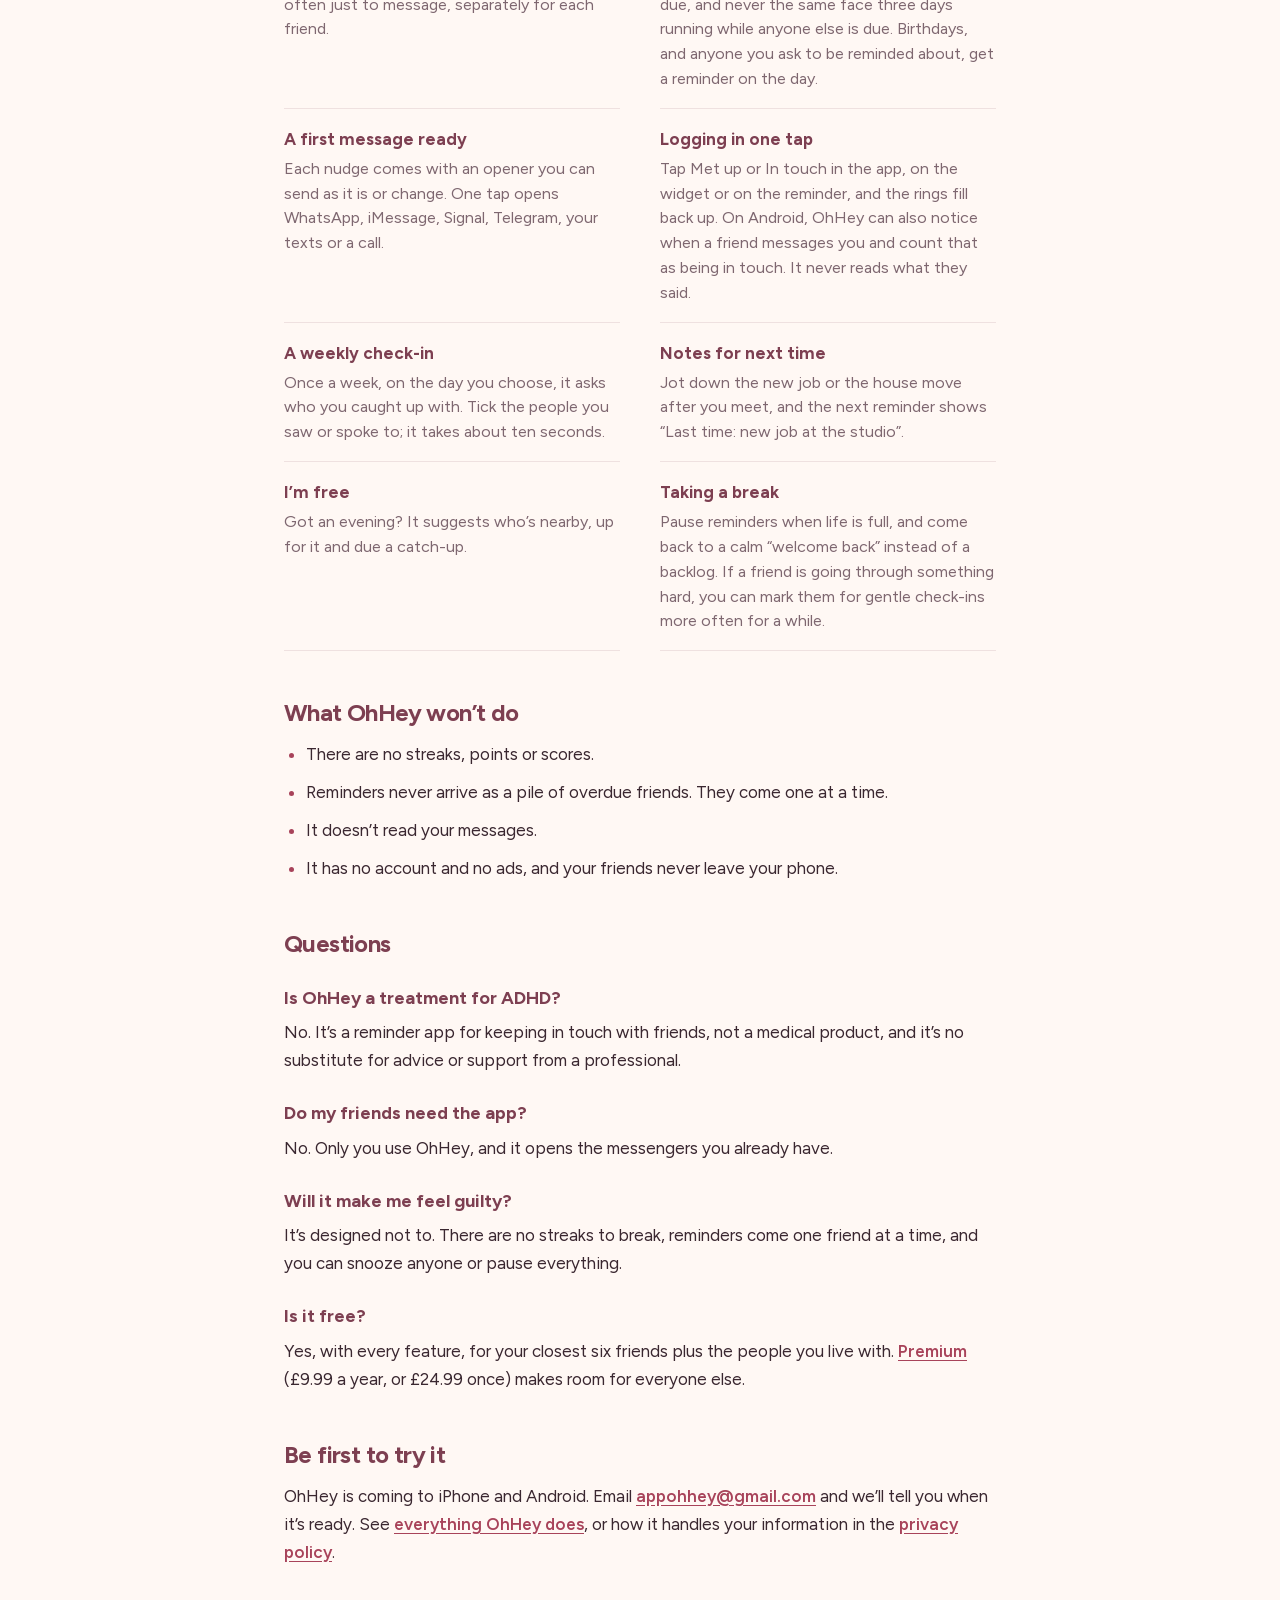
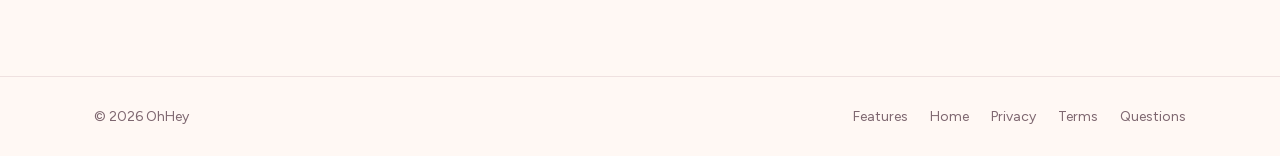
<file: adhd.html>
<!doctype html>
<html lang="en-GB">
<head>
  <meta charset="utf-8" />
  <meta name="viewport" content="width=device-width, initial-scale=1" />
  <title>Keeping in touch with friends when you have ADHD · OhHey</title>
  <meta name="description" content="Why friendships drift with ADHD, and how OhHey keeps close friends in view: real numbers, one friend at a time and no streaks to keep up." />
  <link rel="canonical" href="https://pitblacktulips.github.io/adhd.html" />
  <meta property="og:type" content="website" />
  <meta property="og:site_name" content="OhHey" />
  <meta property="og:url" content="https://pitblacktulips.github.io/adhd.html" />
  <meta property="og:title" content="Keeping in touch with friends when you have ADHD · OhHey" />
  <meta property="og:description" content="Why friendships drift with ADHD, and how OhHey keeps close friends in view: real numbers, one friend at a time and no streaks to keep up." />
  <meta property="og:image" content="https://pitblacktulips.github.io/images/og.png" />
  <meta property="og:image:width" content="1200" />
  <meta property="og:image:height" content="630" />
  <meta property="og:image:alt" content="OhHey: turn “we should catch up” into plans. The app’s Home screen on a phone." />
  <meta name="twitter:card" content="summary_large_image" />
  <meta name="theme-color" content="#FFF8F4" media="(prefers-color-scheme: light)" />
  <meta name="theme-color" content="#1C1418" media="(prefers-color-scheme: dark)" />
  <link rel="icon" type="image/png" sizes="32x32" href="images/app/icon-32.png?v=4" />
  <link rel="icon" type="image/png" sizes="192x192" href="images/app/icon-192.png?v=4" />
  <link rel="apple-touch-icon" href="images/app/icon-180.png?v=4" />
  <link rel="preload" href="fonts/figtree-latin.woff2" as="font" type="font/woff2" crossorigin />
  <link rel="stylesheet" href="fonts/fonts.css" />
  <link rel="stylesheet" href="site.css" />
</head>
<body>
  <header class="top">
    <div class="wrap nav">
      <a class="brand" href="./">
        <svg width="30" height="30" viewBox="0 0 100 100" aria-hidden="true"><defs><linearGradient id="ohheyMark" x1="0" y1="0" x2="1" y2="1"><stop offset="0" stop-color="#F08A72"/><stop offset="1" stop-color="#C2496A"/></linearGradient></defs><rect width="100" height="100" rx="26" fill="url(#ohheyMark)"/><g transform="rotate(-10 52 50)"><g transform="translate(2 3)" fill="#7D2F45" opacity=".3"><path d="M29 63 L19 84 L42 74 Z"/><circle cx="52" cy="47" r="31"/></g><path d="M29 63 L19 84 L42 74 Z" fill="#FFF7F0"/><circle cx="52" cy="47" r="31" fill="#FFF7F0"/><path d="M37 50 Q52 67 67 46" fill="none" stroke="#D2566C" stroke-width="7.5" stroke-linecap="round"/></g></svg>
        <span class="name">OhHey <span class="tagline">Reminders for friends</span></span>
      </a>
      <nav aria-label="Main"><ul><li><a href="./">Home</a></li><li><a href="./#questions">Questions</a></li><li><a href="mailto:appohhey@gmail.com">Contact</a></li></ul></nav>
    </div>
  </header>

  <main class="wrap doc">
    <h1>ADHD and keeping in touch with friends</h1>
    <p class="lede">You mean to message them soon, and then it’s been five months.</p>

    <p>If you have ADHD you may know the pattern. You think of a friend and mean to reply, then something else takes over and the weeks go by without you noticing. When you do remember, it’s been so long that getting in touch feels awkward, so you put it off again. Lots of people with ADHD describe this, and it says nothing about how much they love their friends.</p>
    <p>OhHey is a private iPhone and Android app that does the remembering for you.</p>

    <h2>Why friendships drift</h2>
    <p>A friend who isn’t in front of you can slip out of your thoughts completely, even one you adore.</p>
    <p>Time gets fuzzy, too. “A couple of weeks ago” turns out to have been March, and without a real number it’s hard to tell who you saw recently and who you haven’t seen all year.</p>
    <p>The gap makes the message harder. After two weeks, “how are you?” is easy. After six months it seems to need an apology, an explanation and a plan, so it doesn’t get sent.</p>
    <p>Then there’s getting started. Choosing who to contact, what to say and when to meet all take energy, and an empty message box is easy to put down.</p>
    <p>Apps that nag can make it worse. Streaks, red badges and a pile of overdue reminders leave you feeling behind, and then you avoid the app as well as the friend.</p>

    <h2>What helps</h2>
    <ul>
      <li>Friends you can see, so remembering doesn’t rely on memory.</li>
      <li>A real number: “seven weeks” tells you more than “a while”.</li>
      <li>A small first step, like one message to one friend.</li>
      <li>Reminders that come one at a time.</li>
      <li>No streak to lose when you miss a week.</li>
      <li>A note of the little things, so you know what to ask next time.</li>
    </ul>

    <h2>How OhHey helps</h2>
    <dl class="feat">
      <div><dt>Friends stay in view</dt><dd>Every friend has two rings round their face, one for meeting up and one for keeping in touch. The rings drain as the days pass and turn orange when you’re drifting, and the face starts to fade. Widgets put those faces on your home screen.</dd></div>
      <div><dt>Real numbers</dt><dd>Each friend shows how long it’s been and when you’re next due: “Due in 4 weeks”, “Due 3 days ago”.</dd></div>
      <div><dt>Each friend at their own pace</dt><dd>Say how often you’d like to meet up and how often just to message, separately for each friend.</dd></div>
      <div><dt>One nudge about one friend</dt><dd>At a time you choose, only on days someone’s due, and never the same face three days running while anyone else is due. Birthdays, and anyone you ask to be reminded about, get a reminder on the day.</dd></div>
      <div><dt>A first message ready</dt><dd>Each nudge comes with an opener you can send as it is or change. One tap opens WhatsApp, iMessage, Signal, Telegram, your texts or a call.</dd></div>
      <div><dt>Logging in one tap</dt><dd>Tap Met up or In touch in the app, on the widget or on the reminder, and the rings fill back up. On Android, OhHey can also notice when a friend messages you and count that as being in touch. It never reads what they said.</dd></div>
      <div><dt>A weekly check-in</dt><dd>Once a week, on the day you choose, it asks who you caught up with. Tick the people you saw or spoke to; it takes about ten seconds.</dd></div>
      <div><dt>Notes for next time</dt><dd>Jot down the new job or the house move after you meet, and the next reminder shows “Last time: new job at the studio”.</dd></div>
      <div><dt>I’m free</dt><dd>Got an evening? It suggests who’s nearby, up for it and due a catch-up.</dd></div>
      <div><dt>Taking a break</dt><dd>Pause reminders when life is full, and come back to a calm “welcome back” instead of a backlog. If a friend is going through something hard, you can mark them for gentle check-ins more often for a while.</dd></div>
    </dl>

    <h2>What OhHey won’t do</h2>
    <ul>
      <li>There are no streaks, points or scores.</li>
      <li>Reminders never arrive as a pile of overdue friends. They come one at a time.</li>
      <li>It doesn’t read your messages.</li>
      <li>It has no account and no ads, and your friends never leave your phone.</li>
    </ul>

    <h2>Questions</h2>
    <h3>Is OhHey a treatment for ADHD?</h3>
    <p>No. It’s a reminder app for keeping in touch with friends, not a medical product, and it’s no substitute for advice or support from a professional.</p>
    <h3>Do my friends need the app?</h3>
    <p>No. Only you use OhHey, and it opens the messengers you already have.</p>
    <h3>Will it make me feel guilty?</h3>
    <p>It’s designed not to. There are no streaks to break, reminders come one friend at a time, and you can snooze anyone or pause everything.</p>
    <h3>Is it free?</h3>
    <p>Yes, with every feature, for your closest six friends plus the people you live with. <a href="./#pricing">Premium</a> (£9.99 a year, or £24.99 once) makes room for everyone else.</p>

    <h2>Be first to try it</h2>
    <p>OhHey is coming to iPhone and Android. Email <a href="mailto:appohhey@gmail.com?subject=Early%20access">appohhey@gmail.com</a> and we’ll tell you when it’s ready. See <a href="features.html">everything OhHey does</a>, or how it handles your information in the <a href="privacy.html">privacy policy</a>.</p>
  </main>

  <footer>
    <div class="wrap">
      <span>© 2026 OhHey</span>
      <nav aria-label="Footer"><a href="features.html">Features</a><a href="./">Home</a><a href="privacy.html">Privacy</a><a href="terms.html">Terms</a><a href="./#questions">Questions</a></nav>
    </div>
  </footer>
</body>
</html>
</file>
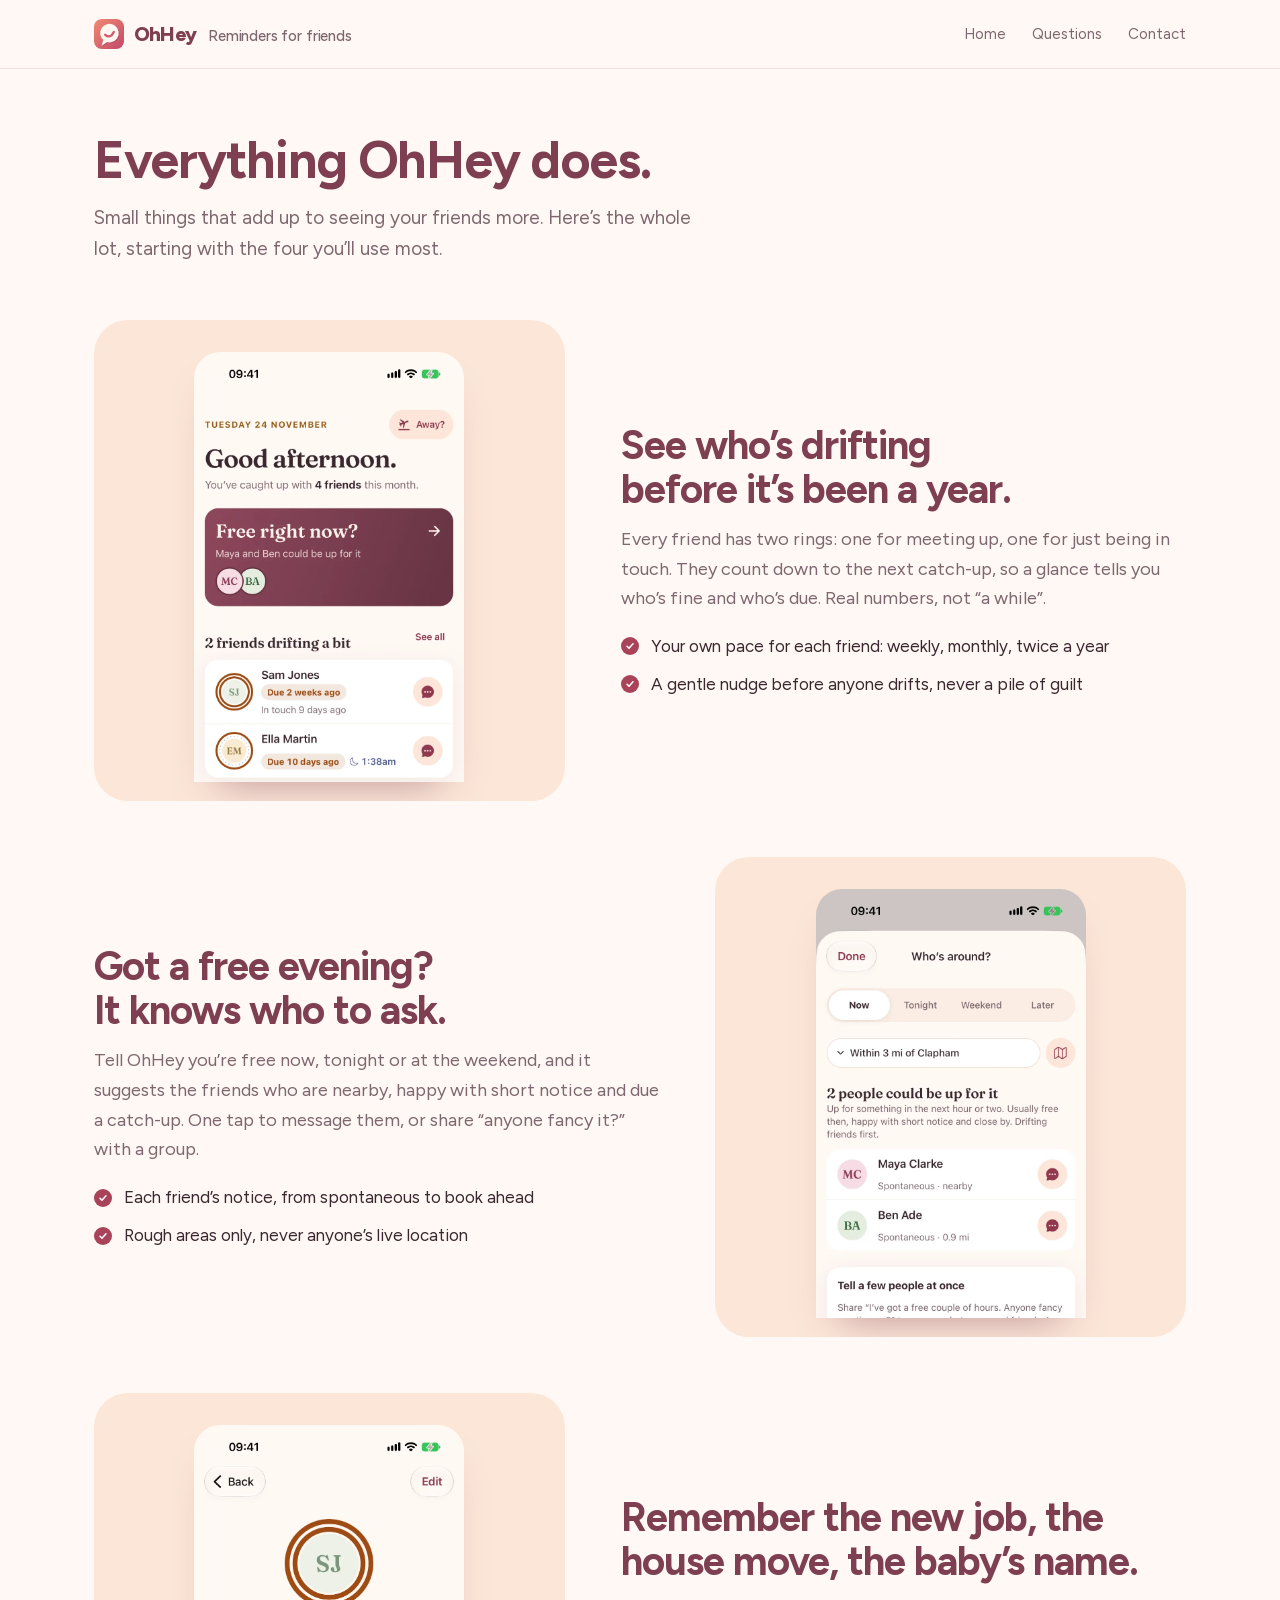
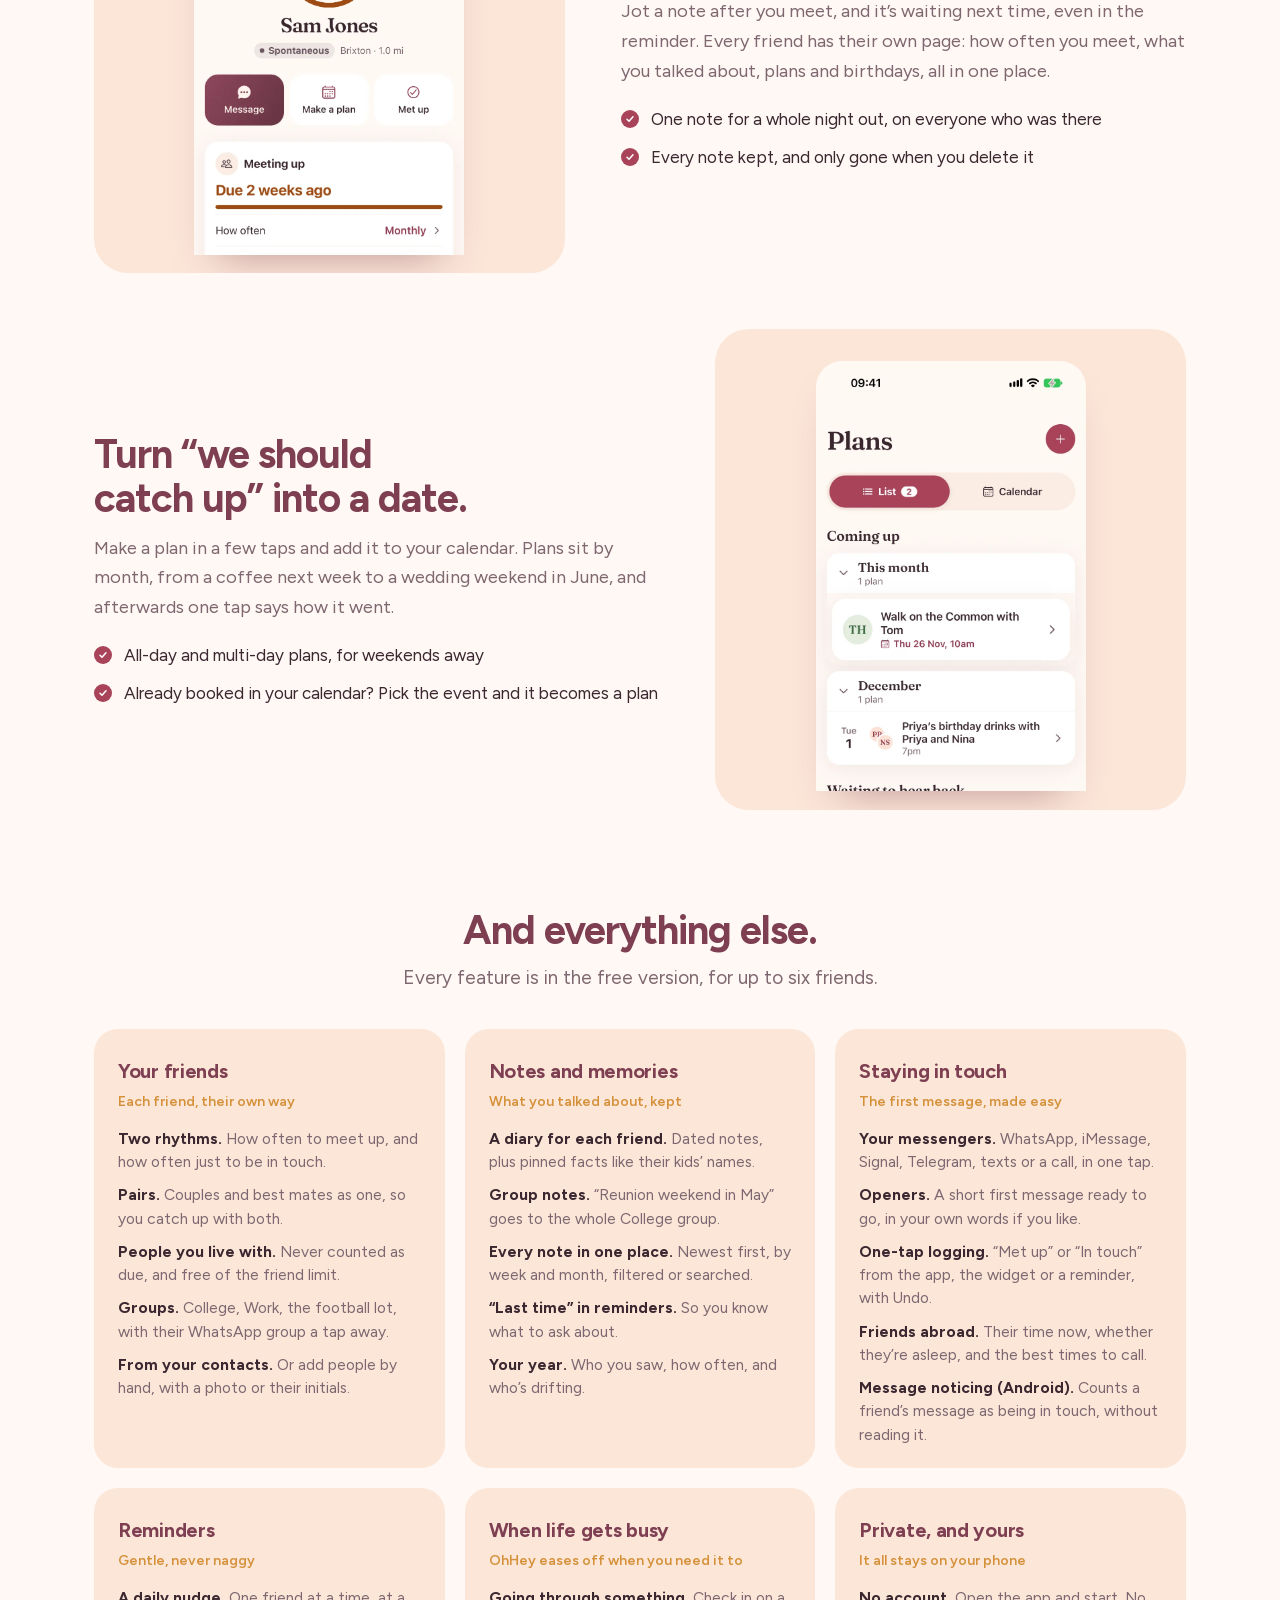
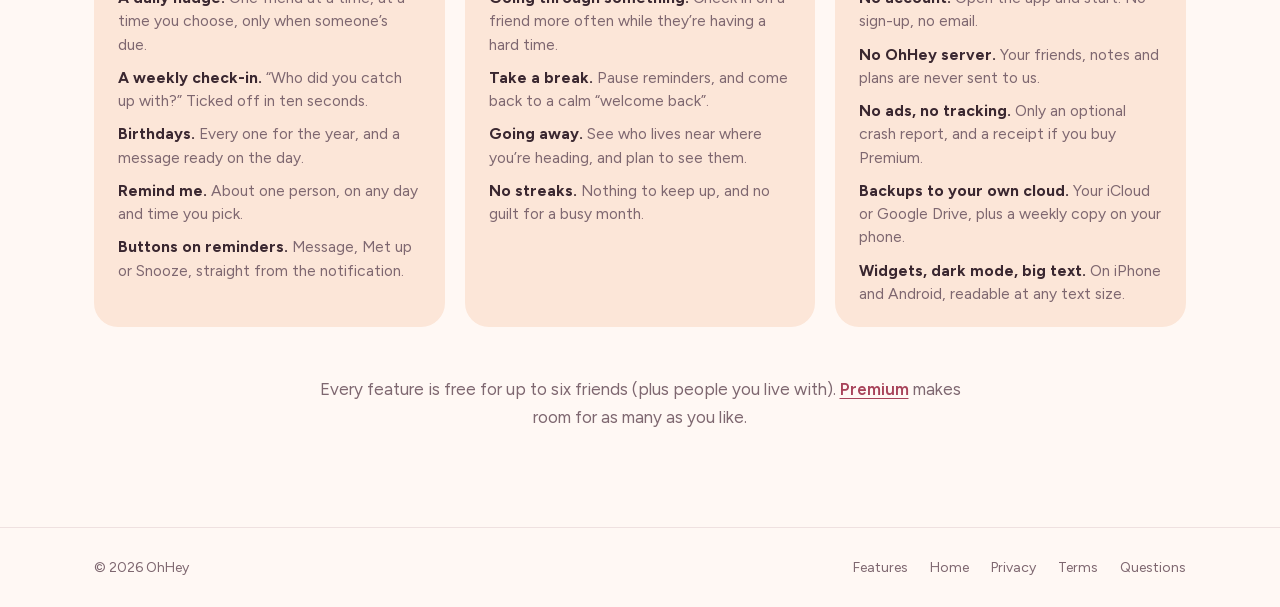
<file: features.html>
<!doctype html>
<html lang="en-GB">
<head>
  <meta charset="utf-8" />
  <meta name="viewport" content="width=device-width, initial-scale=1" />
  <title>OhHey features: reminders to keep in touch with friends</title>
  <meta name="description" content="Everything OhHey does: two rings per friend, gentle reminders, who’s free tonight, birthdays, widgets and friends abroad. Private, with no account." />
  <link rel="canonical" href="https://pitblacktulips.github.io/features.html" />
  <meta property="og:type" content="website" />
  <meta property="og:site_name" content="OhHey" />
  <meta property="og:url" content="https://pitblacktulips.github.io/features.html" />
  <meta property="og:title" content="OhHey features: reminders to keep in touch with friends" />
  <meta property="og:description" content="Everything OhHey does: two rings per friend, gentle reminders, who’s free tonight, birthdays, widgets and friends abroad. Private, with no account." />
  <meta property="og:image" content="https://pitblacktulips.github.io/images/og.png" />
  <meta property="og:image:width" content="1200" />
  <meta property="og:image:height" content="630" />
  <meta property="og:image:alt" content="OhHey: turn “we should catch up” into plans. The app’s Home screen on a phone." />
  <meta name="twitter:card" content="summary_large_image" />
  <meta name="theme-color" content="#FFF8F4" media="(prefers-color-scheme: light)" />
  <meta name="theme-color" content="#1C1418" media="(prefers-color-scheme: dark)" />
  <link rel="icon" type="image/png" sizes="32x32" href="images/app/icon-32.png?v=4" />
  <link rel="icon" type="image/png" sizes="192x192" href="images/app/icon-192.png?v=4" />
  <link rel="apple-touch-icon" href="images/app/icon-180.png?v=4" />
  <link rel="preload" href="fonts/figtree-latin.woff2" as="font" type="font/woff2" crossorigin />
  <link rel="stylesheet" href="fonts/fonts.css" />
  <link rel="stylesheet" href="site.css" />
</head>
<body>
  <header class="top">
    <div class="wrap nav">
      <a class="brand" href="./">
        <svg width="30" height="30" viewBox="0 0 100 100" aria-hidden="true"><defs><linearGradient id="ohheyMark" x1="0" y1="0" x2="1" y2="1"><stop offset="0" stop-color="#F08A72"/><stop offset="1" stop-color="#C2496A"/></linearGradient></defs><rect width="100" height="100" rx="26" fill="url(#ohheyMark)"/><g transform="rotate(-10 52 50)"><g transform="translate(2 3)" fill="#7D2F45" opacity=".3"><path d="M29 63 L19 84 L42 74 Z"/><circle cx="52" cy="47" r="31"/></g><path d="M29 63 L19 84 L42 74 Z" fill="#FFF7F0"/><circle cx="52" cy="47" r="31" fill="#FFF7F0"/><path d="M37 50 Q52 67 67 46" fill="none" stroke="#D2566C" stroke-width="7.5" stroke-linecap="round"/></g></svg>
        <span class="name">OhHey <span class="tagline">Reminders for friends</span></span>
      </a>
      <nav aria-label="Main"><ul><li><a href="./">Home</a></li><li><a href="./#questions">Questions</a></li><li><a href="mailto:appohhey@gmail.com">Contact</a></li></ul></nav>
    </div>
  </header>

  <main class="wrap feats">
    <div class="intro">
      <h1>Everything OhHey does.</h1>
      <p class="lede">Small things that add up to seeing your friends more. Here’s the whole lot, starting with the four you’ll use most.</p>
    </div>

    <section class="spot">
      <div class="shot"><picture><source srcset="images/app/home-dark.webp" media="(prefers-color-scheme: dark)" /><img src="images/app/home-light.webp" alt="OhHey’s Home screen: who’s free right now, and the friends drifting a bit." width="402" height="874" loading="lazy" /></picture></div>
      <div class="copy">
        <h2>See who’s drifting before it’s been a year.</h2>
        <p>Every friend has two rings: one for meeting up, one for just being in touch. They count down to the next catch-up, so a glance tells you who’s fine and who’s due. Real numbers, not “a while”.</p>
        <ul class="ticks"><li>Your own pace for each friend: weekly, monthly, twice a year</li><li>A gentle nudge before anyone drifts, never a pile of guilt</li></ul>
      </div>
    </section>

    <section class="spot flip">
      <div class="shot"><picture><source srcset="images/app/free-dark.webp" media="(prefers-color-scheme: dark)" /><img src="images/app/free-light.webp" alt="Who’s around: friends nearby who could be up for it right now." width="402" height="874" loading="lazy" /></picture></div>
      <div class="copy">
        <h2>Got a free evening? It knows who to ask.</h2>
        <p>Tell OhHey you’re free now, tonight or at the weekend, and it suggests the friends who are nearby, happy with short notice and due a catch-up. One tap to message them, or share “anyone fancy it?” with a group.</p>
        <ul class="ticks"><li>Each friend’s notice, from spontaneous to book ahead</li><li>Rough areas only, never anyone’s live location</li></ul>
      </div>
    </section>

    <section class="spot">
      <div class="shot"><picture><source srcset="images/app/profile-dark.webp" media="(prefers-color-scheme: dark)" /><img src="images/app/profile-light.webp" alt="A friend’s page: two rings round their initials, Message, Make a plan and Met up, and when you last met." width="402" height="874" loading="lazy" /></picture></div>
      <div class="copy">
        <h2>Remember the new job, the house move, the baby’s name.</h2>
        <p>Jot a note after you meet, and it’s waiting next time, even in the reminder. Every friend has their own page: how often you meet, what you talked about, plans and birthdays, all in one place.</p>
        <ul class="ticks"><li>One note for a whole night out, on everyone who was there</li><li>Every note kept, and only gone when you delete it</li></ul>
      </div>
    </section>

    <section class="spot flip">
      <div class="shot"><picture><source srcset="images/app/plans-dark.webp" media="(prefers-color-scheme: dark)" /><img src="images/app/plans-light.webp" alt="Plans: coming up this month and next, with who you’re still waiting to hear back from." width="402" height="874" loading="lazy" /></picture></div>
      <div class="copy">
        <h2>Turn “we should catch up” into a date.</h2>
        <p>Make a plan in a few taps and add it to your calendar. Plans sit by month, from a coffee next week to a wedding weekend in June, and afterwards one tap says how it went.</p>
        <ul class="ticks"><li>All-day and multi-day plans, for weekends away</li><li>Already booked in your calendar? Pick the event and it becomes a plan</li></ul>
      </div>
    </section>

    <div class="more-head">
      <h2>And everything else.</h2>
      <p class="lede">Every feature is in the free version, for up to six friends.</p>
    </div>
    <div class="groups">
      <section class="group"><h3>Your friends</h3><p class="tag">Each friend, their own way</p><ul><li><b>Two rhythms.</b> How often to meet up, and how often just to be in touch.</li><li><b>Pairs.</b> Couples and best mates as one, so you catch up with both.</li><li><b>People you live with.</b> Never counted as due, and free of the friend limit.</li><li><b>Groups.</b> College, Work, the football lot, with their WhatsApp group a tap away.</li><li><b>From your contacts.</b> Or add people by hand, with a photo or their initials.</li></ul></section>
      <section class="group"><h3>Notes and memories</h3><p class="tag">What you talked about, kept</p><ul><li><b>A diary for each friend.</b> Dated notes, plus pinned facts like their kids’ names.</li><li><b>Group notes.</b> “Reunion weekend in May” goes to the whole College group.</li><li><b>Every note in one place.</b> Newest first, by week and month, filtered or searched.</li><li><b>“Last time” in reminders.</b> So you know what to ask about.</li><li><b>Your year.</b> Who you saw, how often, and who’s drifting.</li></ul></section>
      <section class="group"><h3>Staying in touch</h3><p class="tag">The first message, made easy</p><ul><li><b>Your messengers.</b> WhatsApp, iMessage, Signal, Telegram, texts or a call, in one tap.</li><li><b>Openers.</b> A short first message ready to go, in your own words if you like.</li><li><b>One-tap logging.</b> “Met up” or “In touch” from the app, the widget or a reminder, with Undo.</li><li><b>Friends abroad.</b> Their time now, whether they’re asleep, and the best times to call.</li><li><b>Message noticing (Android).</b> Counts a friend’s message as being in touch, without reading it.</li></ul></section>
      <section class="group"><h3>Reminders</h3><p class="tag">Gentle, never naggy</p><ul><li><b>A daily nudge.</b> One friend at a time, at a time you choose, only when someone’s due.</li><li><b>A weekly check-in.</b> “Who did you catch up with?” Ticked off in ten seconds.</li><li><b>Birthdays.</b> Every one for the year, and a message ready on the day.</li><li><b>Remind me.</b> About one person, on any day and time you pick.</li><li><b>Buttons on reminders.</b> Message, Met up or Snooze, straight from the notification.</li></ul></section>
      <section class="group"><h3>When life gets busy</h3><p class="tag">OhHey eases off when you need it to</p><ul><li><b>Going through something.</b> Check in on a friend more often while they’re having a hard time.</li><li><b>Take a break.</b> Pause reminders, and come back to a calm “welcome back”.</li><li><b>Going away.</b> See who lives near where you’re heading, and plan to see them.</li><li><b>No streaks.</b> Nothing to keep up, and no guilt for a busy month.</li></ul></section>
      <section class="group"><h3>Private, and yours</h3><p class="tag">It all stays on your phone</p><ul><li><b>No account.</b> Open the app and start. No sign-up, no email.</li><li><b>No OhHey server.</b> Your friends, notes and plans are never sent to us.</li><li><b>No ads, no tracking.</b> Only an optional crash report, and a receipt if you buy Premium.</li><li><b>Backups to your own cloud.</b> Your iCloud or Google Drive, plus a weekly copy on your phone.</li><li><b>Widgets, dark mode, big text.</b> On iPhone and Android, readable at any text size.</li></ul></section>
    </div>

    <p class="premium">Every feature is free for up to six friends (plus people you live with). <a href="./#pricing">Premium</a> makes room for as many as you like.</p>
  </main>

  <footer>
    <div class="wrap">
      <span>© 2026 OhHey</span>
      <nav aria-label="Footer"><a href="features.html">Features</a><a href="./">Home</a><a href="privacy.html">Privacy</a><a href="terms.html">Terms</a><a href="./#questions">Questions</a></nav>
    </div>
  </footer>
</body>
</html>
</file>
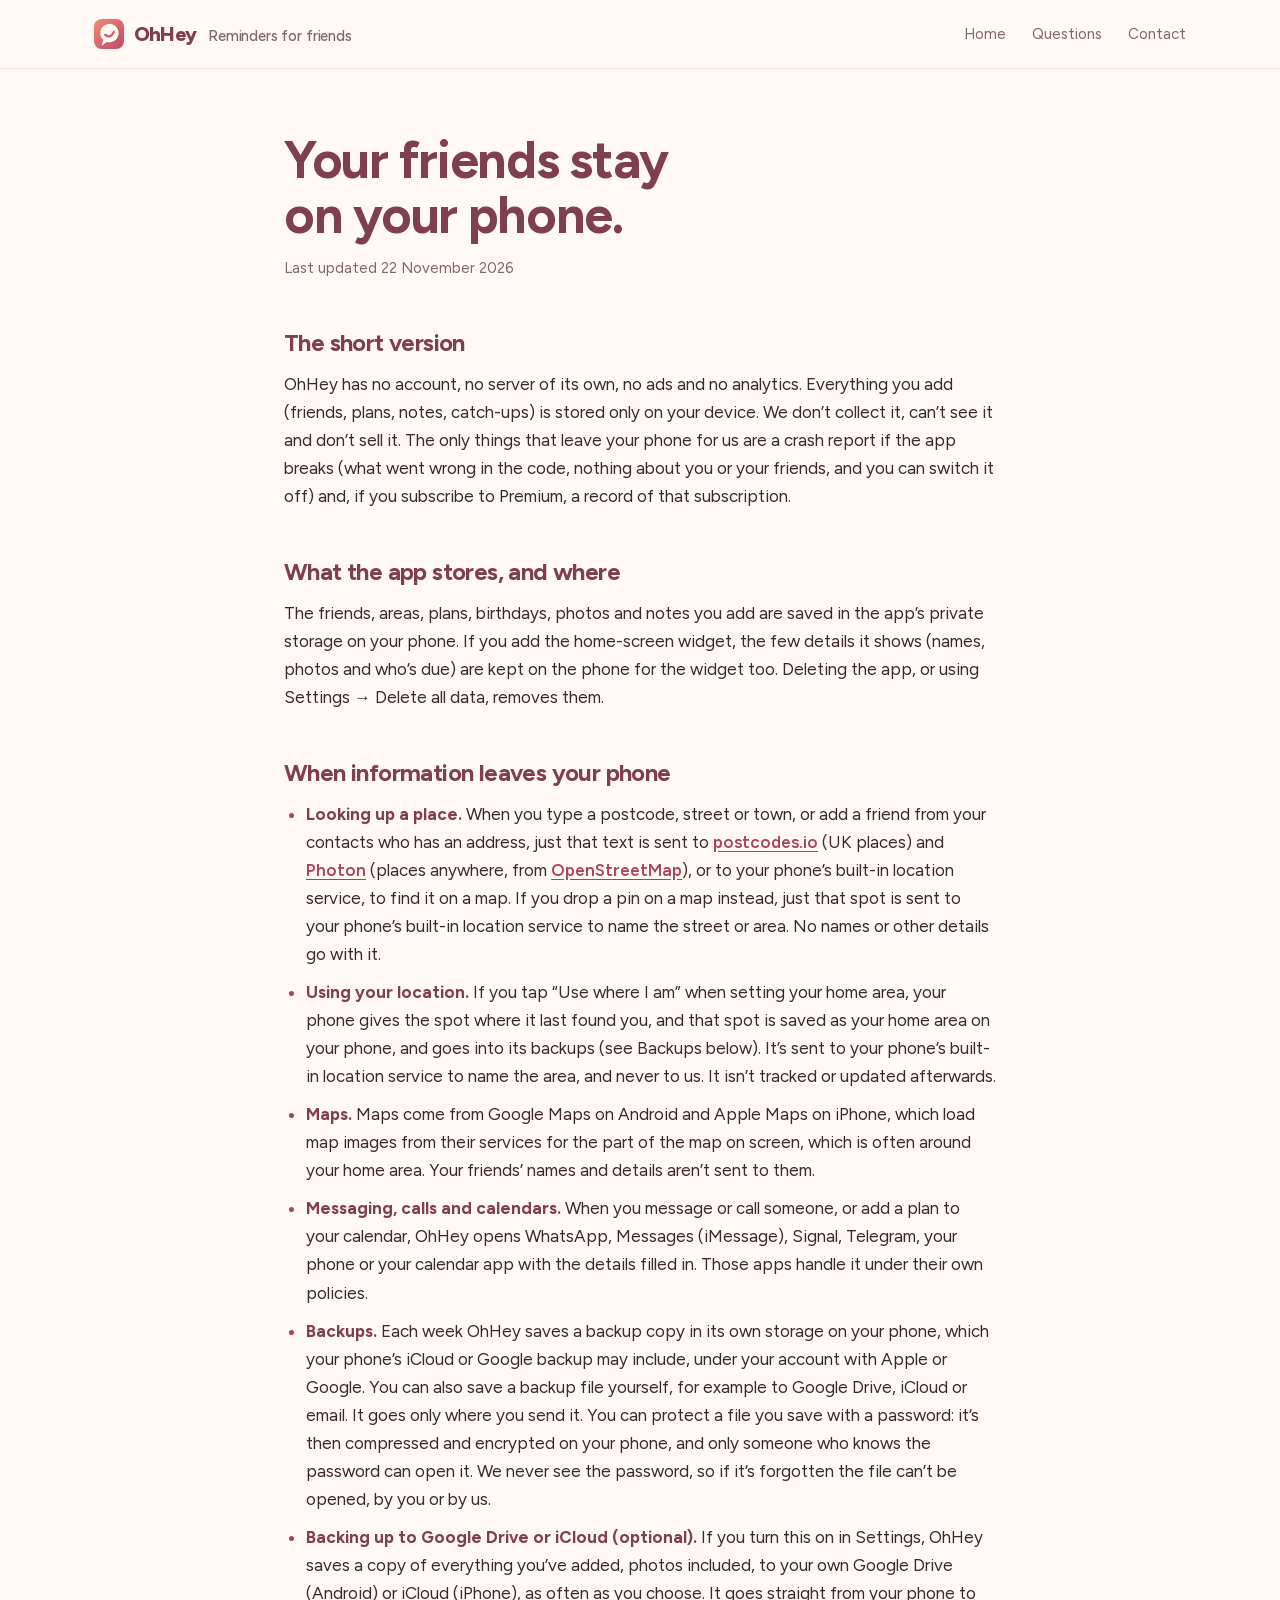
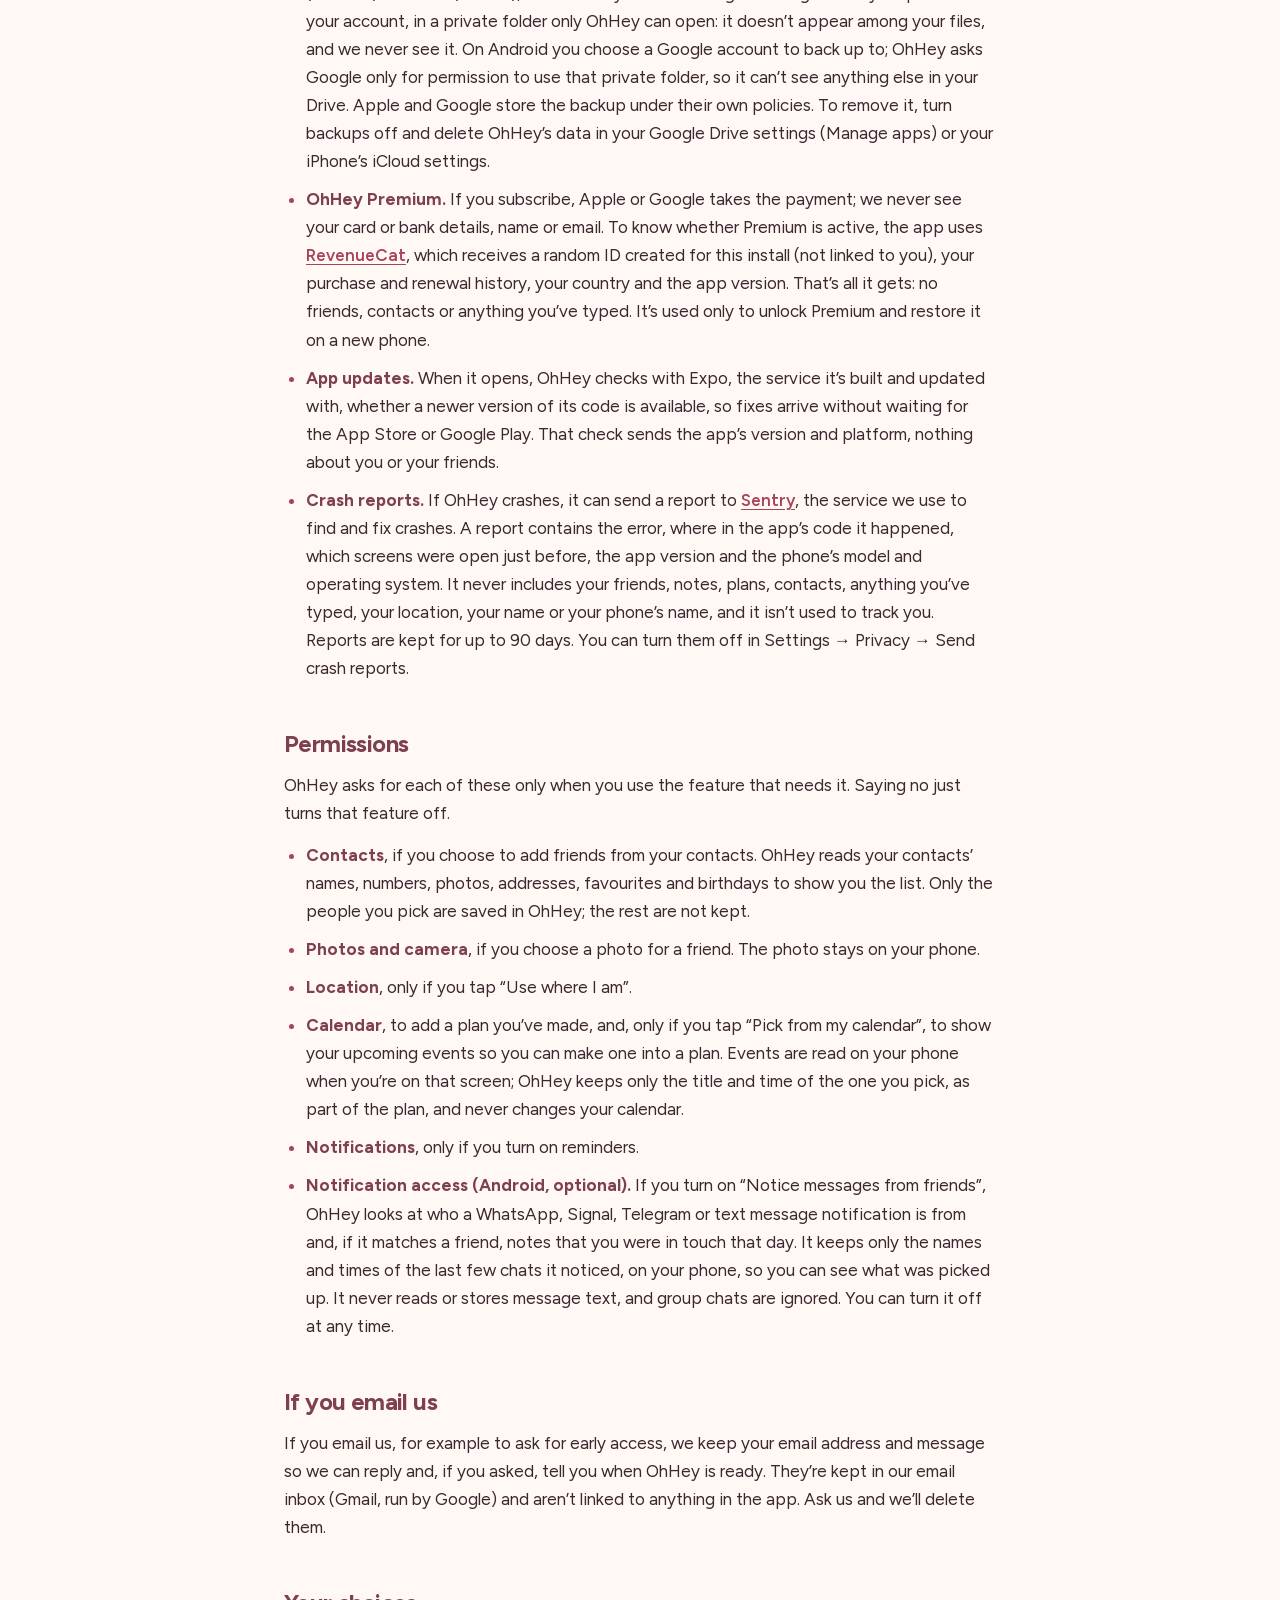
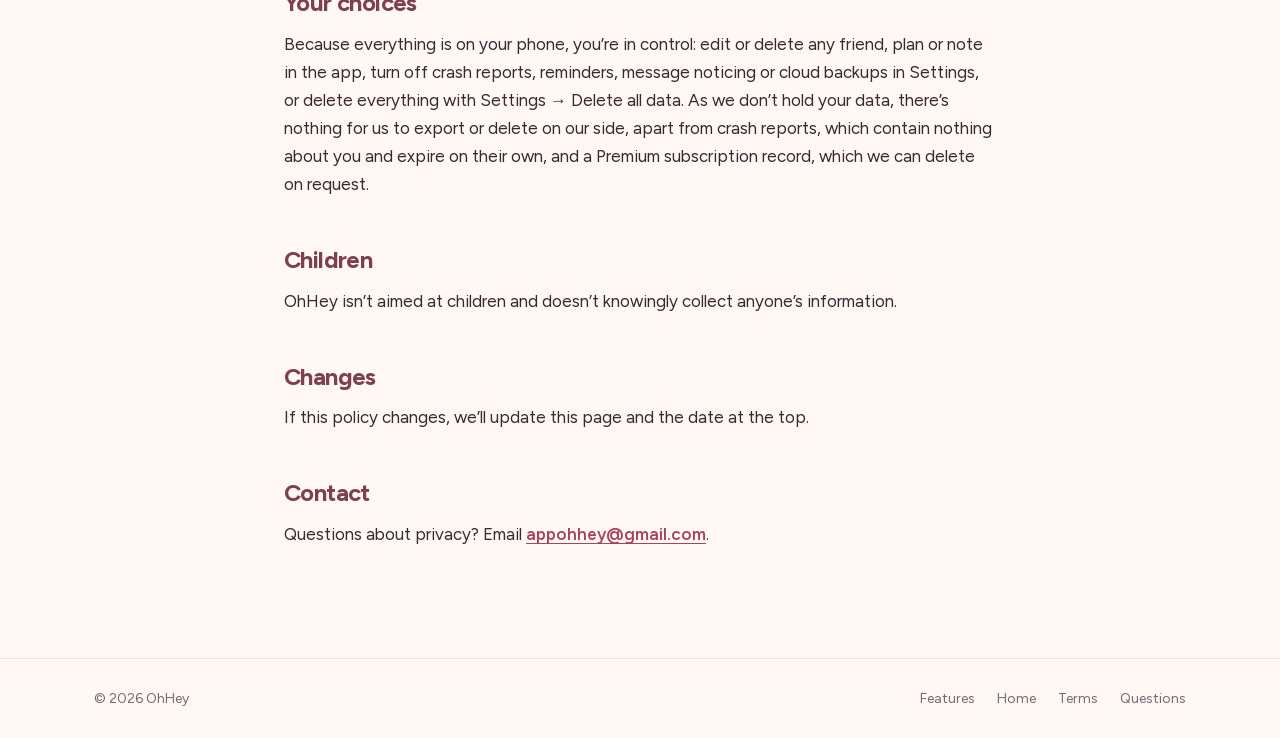
<file: privacy.html>
<!doctype html>
<html lang="en-GB">
<head>
  <meta charset="utf-8" />
  <meta name="viewport" content="width=device-width, initial-scale=1" />
  <title>Privacy policy · OhHey</title>
  <meta name="description" content="How OhHey handles your information: it stays on your phone." />
  <link rel="canonical" href="https://pitblacktulips.github.io/privacy.html" />
  <meta property="og:type" content="website" />
  <meta property="og:site_name" content="OhHey" />
  <meta property="og:url" content="https://pitblacktulips.github.io/privacy.html" />
  <meta property="og:title" content="Privacy policy · OhHey" />
  <meta property="og:description" content="How OhHey handles your information: it stays on your phone." />
  <meta property="og:image" content="https://pitblacktulips.github.io/images/og.png" />
  <meta property="og:image:width" content="1200" />
  <meta property="og:image:height" content="630" />
  <meta property="og:image:alt" content="OhHey: turn “we should catch up” into plans. The app’s Home screen on a phone." />
  <meta name="twitter:card" content="summary_large_image" />
  <meta name="theme-color" content="#FFF8F4" media="(prefers-color-scheme: light)" />
  <meta name="theme-color" content="#1C1418" media="(prefers-color-scheme: dark)" />
  <link rel="icon" type="image/png" sizes="32x32" href="images/app/icon-32.png?v=4" />
  <link rel="icon" type="image/png" sizes="192x192" href="images/app/icon-192.png?v=4" />
  <link rel="apple-touch-icon" href="images/app/icon-180.png?v=4" />
  <link rel="preload" href="fonts/figtree-latin.woff2" as="font" type="font/woff2" crossorigin />
  <link rel="stylesheet" href="fonts/fonts.css" />
  <link rel="stylesheet" href="site.css" />
</head>
<body>
  <header class="top">
    <div class="wrap nav">
      <a class="brand" href="./">
        <svg width="30" height="30" viewBox="0 0 100 100" aria-hidden="true"><defs><linearGradient id="ohheyMark" x1="0" y1="0" x2="1" y2="1"><stop offset="0" stop-color="#F08A72"/><stop offset="1" stop-color="#C2496A"/></linearGradient></defs><rect width="100" height="100" rx="26" fill="url(#ohheyMark)"/><g transform="rotate(-10 52 50)"><g transform="translate(2 3)" fill="#7D2F45" opacity=".3"><path d="M29 63 L19 84 L42 74 Z"/><circle cx="52" cy="47" r="31"/></g><path d="M29 63 L19 84 L42 74 Z" fill="#FFF7F0"/><circle cx="52" cy="47" r="31" fill="#FFF7F0"/><path d="M37 50 Q52 67 67 46" fill="none" stroke="#D2566C" stroke-width="7.5" stroke-linecap="round"/></g></svg>
        <span class="name">OhHey <span class="tagline">Reminders for friends</span></span>
      </a>
      <nav aria-label="Main"><ul><li><a href="./">Home</a></li><li><a href="./#questions">Questions</a></li><li><a href="mailto:appohhey@gmail.com">Contact</a></li></ul></nav>
    </div>
  </header>

  <main class="wrap doc">
    <h1>Your friends stay on your phone.</h1>
    <p class="muted">Last updated 22 November 2026</p>

    <h2>The short version</h2>
    <p>OhHey has no account, no server of its own, no ads and no analytics. Everything you add (friends, plans, notes, catch-ups) is stored only on your device. We don’t collect it, can’t see it and don’t sell it. The only things that leave your phone for us are a crash report if the app breaks (what went wrong in the code, nothing about you or your friends, and you can switch it off) and, if you subscribe to Premium, a record of that subscription.</p>

    <h2>What the app stores, and where</h2>
    <p>The friends, areas, plans, birthdays, photos and notes you add are saved in the app’s private storage on your phone. If you add the home-screen widget, the few details it shows (names, photos and who’s due) are kept on the phone for the widget too. Deleting the app, or using Settings → Delete all data, removes them.</p>

    <h2>When information leaves your phone</h2>
    <ul>
      <li><strong>Looking up a place.</strong> When you type a postcode, street or town, or add a friend from your contacts who has an address, just that text is sent to <a href="https://postcodes.io">postcodes.io</a> (UK places) and <a href="https://photon.komoot.io">Photon</a> (places anywhere, from <a href="https://www.openstreetmap.org/copyright">OpenStreetMap</a>), or to your phone’s built-in location service, to find it on a map. If you drop a pin on a map instead, just that spot is sent to your phone’s built-in location service to name the street or area. No names or other details go with it.</li>
      <li><strong>Using your location.</strong> If you tap “Use where I am” when setting your home area, your phone gives the spot where it last found you, and that spot is saved as your home area on your phone, and goes into its backups (see Backups below). It’s sent to your phone’s built-in location service to name the area, and never to us. It isn’t tracked or updated afterwards.</li>
      <li><strong>Maps.</strong> Maps come from Google Maps on Android and Apple Maps on iPhone, which load map images from their services for the part of the map on screen, which is often around your home area. Your friends’ names and details aren’t sent to them.</li>
      <li><strong>Messaging, calls and calendars.</strong> When you message or call someone, or add a plan to your calendar, OhHey opens WhatsApp, Messages (iMessage), Signal, Telegram, your phone or your calendar app with the details filled in. Those apps handle it under their own policies.</li>
      <li><strong>Backups.</strong> Each week OhHey saves a backup copy in its own storage on your phone, which your phone’s iCloud or Google backup may include, under your account with Apple or Google. You can also save a backup file yourself, for example to Google Drive, iCloud or email. It goes only where you send it. You can protect a file you save with a password: it’s then compressed and encrypted on your phone, and only someone who knows the password can open it. We never see the password, so if it’s forgotten the file can’t be opened, by you or by us.</li>
      <li><strong>Backing up to Google Drive or iCloud (optional).</strong> If you turn this on in Settings, OhHey saves a copy of everything you’ve added, photos included, to your own Google Drive (Android) or iCloud (iPhone), as often as you choose. It goes straight from your phone to your account, in a private folder only OhHey can open: it doesn’t appear among your files, and we never see it. On Android you choose a Google account to back up to; OhHey asks Google only for permission to use that private folder, so it can’t see anything else in your Drive. Apple and Google store the backup under their own policies. To remove it, turn backups off and delete OhHey’s data in your Google Drive settings (Manage apps) or your iPhone’s iCloud settings.</li>
      <li><strong>OhHey Premium.</strong> If you subscribe, Apple or Google takes the payment; we never see your card or bank details, name or email. To know whether Premium is active, the app uses <a href="https://www.revenuecat.com">RevenueCat</a>, which receives a random ID created for this install (not linked to you), your purchase and renewal history, your country and the app version. That’s all it gets: no friends, contacts or anything you’ve typed. It’s used only to unlock Premium and restore it on a new phone.</li>
      <li><strong>App updates.</strong> When it opens, OhHey checks with Expo, the service it’s built and updated with, whether a newer version of its code is available, so fixes arrive without waiting for the App Store or Google Play. That check sends the app’s version and platform, nothing about you or your friends.</li>
      <li><strong>Crash reports.</strong> If OhHey crashes, it can send a report to <a href="https://sentry.io">Sentry</a>, the service we use to find and fix crashes. A report contains the error, where in the app’s code it happened, which screens were open just before, the app version and the phone’s model and operating system. It never includes your friends, notes, plans, contacts, anything you’ve typed, your location, your name or your phone’s name, and it isn’t used to track you. Reports are kept for up to 90 days. You can turn them off in Settings → Privacy → Send crash reports.</li>
    </ul>

    <h2>Permissions</h2>
    <p>OhHey asks for each of these only when you use the feature that needs it. Saying no just turns that feature off.</p>
    <ul>
      <li><strong>Contacts</strong>, if you choose to add friends from your contacts. OhHey reads your contacts’ names, numbers, photos, addresses, favourites and birthdays to show you the list. Only the people you pick are saved in OhHey; the rest are not kept.</li>
      <li><strong>Photos and camera</strong>, if you choose a photo for a friend. The photo stays on your phone.</li>
      <li><strong>Location</strong>, only if you tap “Use where I am”.</li>
      <li><strong>Calendar</strong>, to add a plan you’ve made, and, only if you tap “Pick from my calendar”, to show your upcoming events so you can make one into a plan. Events are read on your phone when you’re on that screen; OhHey keeps only the title and time of the one you pick, as part of the plan, and never changes your calendar.</li>
      <li><strong>Notifications</strong>, only if you turn on reminders.</li>
      <li><strong>Notification access (Android, optional).</strong> If you turn on “Notice messages from friends”, OhHey looks at who a WhatsApp, Signal, Telegram or text message notification is from and, if it matches a friend, notes that you were in touch that day. It keeps only the names and times of the last few chats it noticed, on your phone, so you can see what was picked up. It never reads or stores message text, and group chats are ignored. You can turn it off at any time.</li>
    </ul>

    <h2>If you email us</h2>
    <p>If you email us, for example to ask for early access, we keep your email address and message so we can reply and, if you asked, tell you when OhHey is ready. They’re kept in our email inbox (Gmail, run by Google) and aren’t linked to anything in the app. Ask us and we’ll delete them.</p>

    <h2>Your choices</h2>
    <p>Because everything is on your phone, you’re in control: edit or delete any friend, plan or note in the app, turn off crash reports, reminders, message noticing or cloud backups in Settings, or delete everything with Settings → Delete all data. As we don’t hold your data, there’s nothing for us to export or delete on our side, apart from crash reports, which contain nothing about you and expire on their own, and a Premium subscription record, which we can delete on request.</p>

    <h2>Children</h2>
    <p>OhHey isn’t aimed at children and doesn’t knowingly collect anyone’s information.</p>

    <h2>Changes</h2>
    <p>If this policy changes, we’ll update this page and the date at the top.</p>

    <h2>Contact</h2>
    <p>Questions about privacy? Email <a href="mailto:appohhey@gmail.com">appohhey@gmail.com</a>.</p>
  </main>

  <footer>
    <div class="wrap">
      <span>© 2026 OhHey</span>
      <nav aria-label="Footer"><a href="features.html">Features</a><a href="./">Home</a><a href="terms.html">Terms</a><a href="./#questions">Questions</a></nav>
    </div>
  </footer>
</body>
</html>
</file>
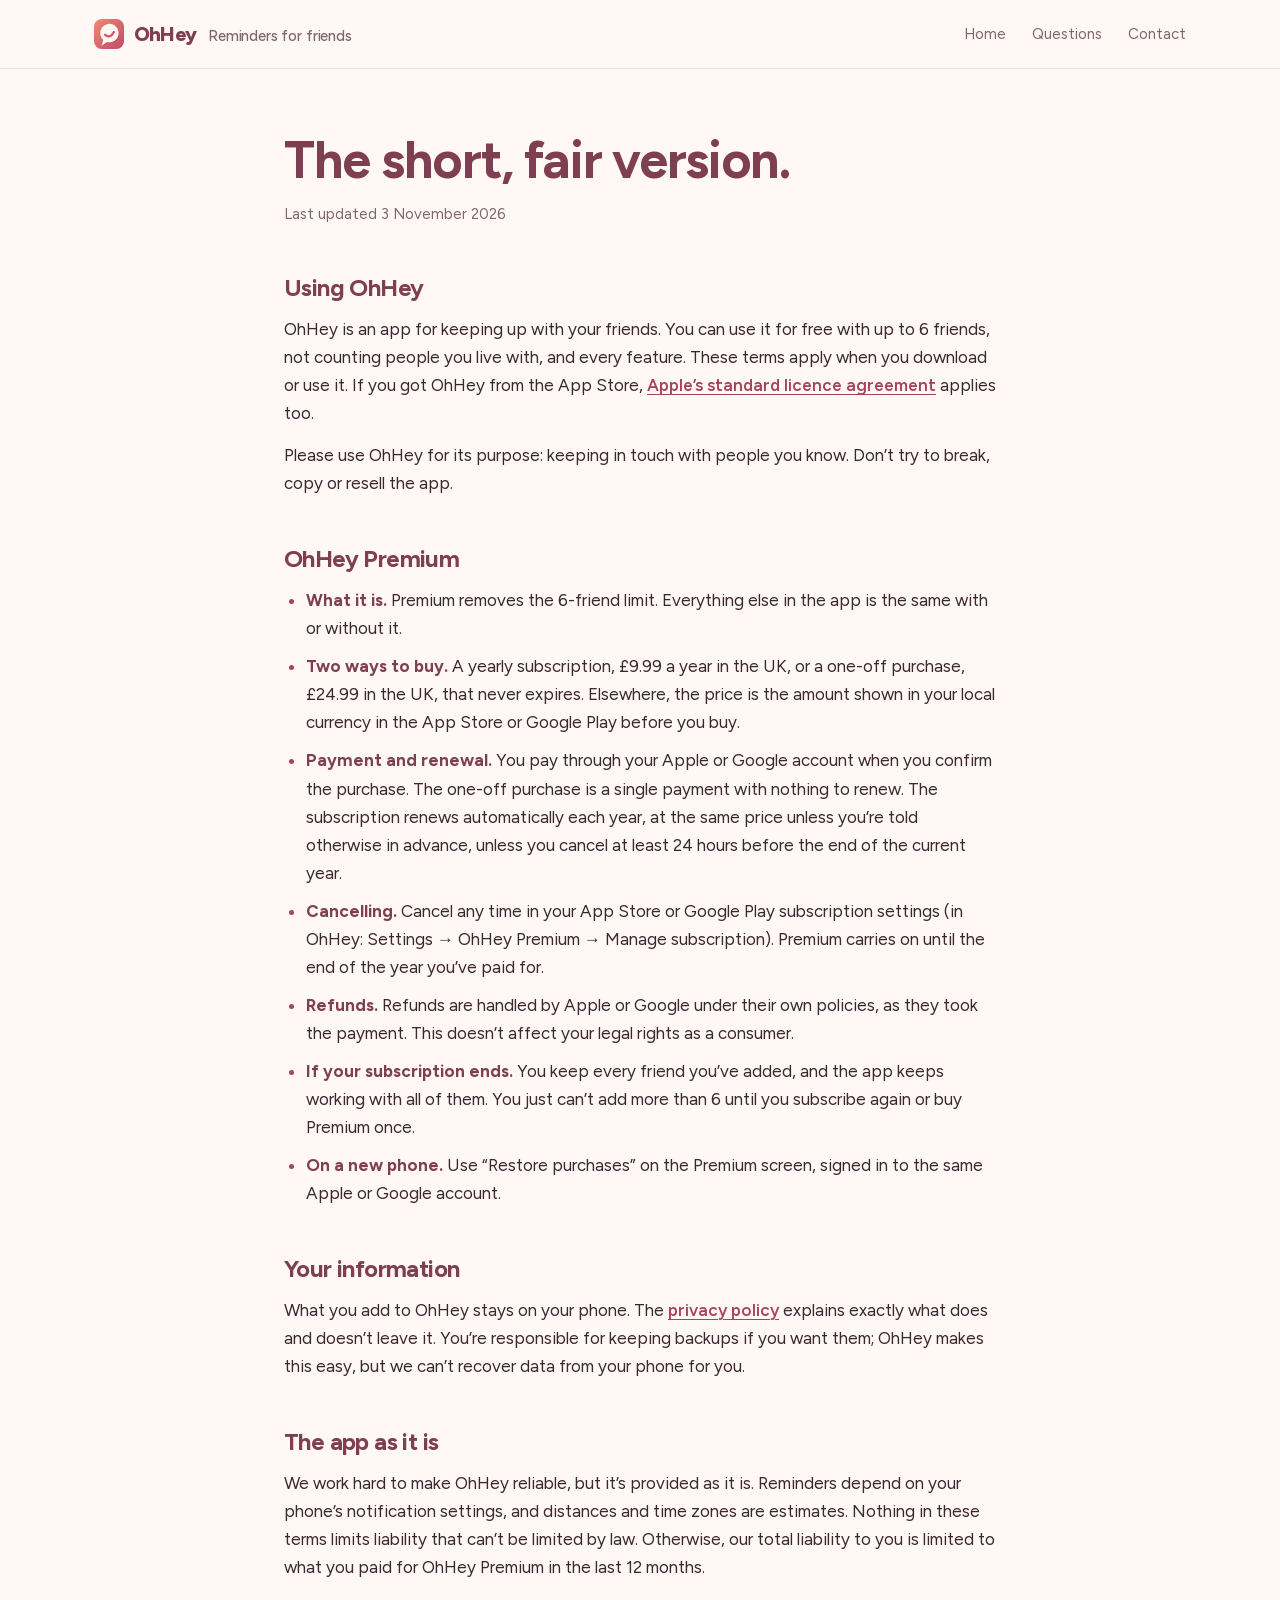
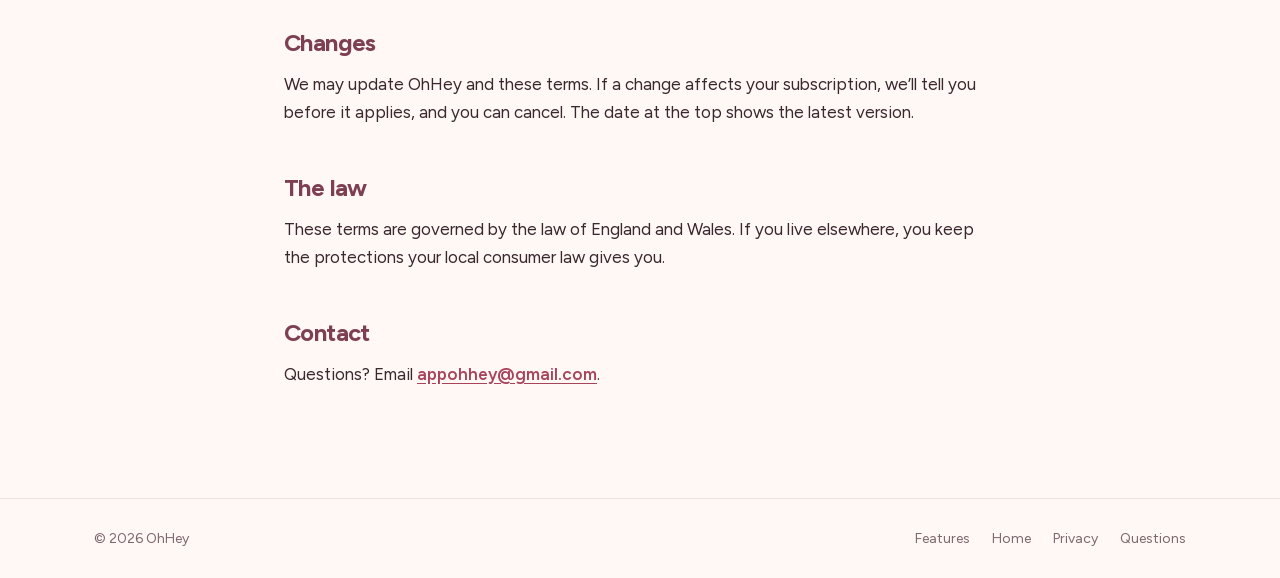
<file: terms.html>
<!doctype html>
<html lang="en-GB">
<head>
  <meta charset="utf-8" />
  <meta name="viewport" content="width=device-width, initial-scale=1" />
  <title>Terms of use · OhHey</title>
  <meta name="description" content="The terms for using OhHey and OhHey Premium." />
  <link rel="canonical" href="https://pitblacktulips.github.io/terms.html" />
  <meta property="og:type" content="website" />
  <meta property="og:site_name" content="OhHey" />
  <meta property="og:url" content="https://pitblacktulips.github.io/terms.html" />
  <meta property="og:title" content="Terms of use · OhHey" />
  <meta property="og:description" content="The terms for using OhHey and OhHey Premium." />
  <meta property="og:image" content="https://pitblacktulips.github.io/images/og.png" />
  <meta property="og:image:width" content="1200" />
  <meta property="og:image:height" content="630" />
  <meta property="og:image:alt" content="OhHey: turn “we should catch up” into plans. The app’s Home screen on a phone." />
  <meta name="twitter:card" content="summary_large_image" />
  <meta name="theme-color" content="#FFF8F4" media="(prefers-color-scheme: light)" />
  <meta name="theme-color" content="#1C1418" media="(prefers-color-scheme: dark)" />
  <link rel="icon" type="image/png" sizes="32x32" href="images/app/icon-32.png?v=4" />
  <link rel="icon" type="image/png" sizes="192x192" href="images/app/icon-192.png?v=4" />
  <link rel="apple-touch-icon" href="images/app/icon-180.png?v=4" />
  <link rel="preload" href="fonts/figtree-latin.woff2" as="font" type="font/woff2" crossorigin />
  <link rel="stylesheet" href="fonts/fonts.css" />
  <link rel="stylesheet" href="site.css" />
</head>
<body>
  <header class="top">
    <div class="wrap nav">
      <a class="brand" href="./">
        <svg width="30" height="30" viewBox="0 0 100 100" aria-hidden="true"><defs><linearGradient id="ohheyMark" x1="0" y1="0" x2="1" y2="1"><stop offset="0" stop-color="#F08A72"/><stop offset="1" stop-color="#C2496A"/></linearGradient></defs><rect width="100" height="100" rx="26" fill="url(#ohheyMark)"/><g transform="rotate(-10 52 50)"><g transform="translate(2 3)" fill="#7D2F45" opacity=".3"><path d="M29 63 L19 84 L42 74 Z"/><circle cx="52" cy="47" r="31"/></g><path d="M29 63 L19 84 L42 74 Z" fill="#FFF7F0"/><circle cx="52" cy="47" r="31" fill="#FFF7F0"/><path d="M37 50 Q52 67 67 46" fill="none" stroke="#D2566C" stroke-width="7.5" stroke-linecap="round"/></g></svg>
        <span class="name">OhHey <span class="tagline">Reminders for friends</span></span>
      </a>
      <nav aria-label="Main"><ul><li><a href="./">Home</a></li><li><a href="./#questions">Questions</a></li><li><a href="mailto:appohhey@gmail.com">Contact</a></li></ul></nav>
    </div>
  </header>

  <main class="wrap doc">
    <h1>The short, fair version.</h1>
    <p class="muted">Last updated 3 November 2026</p>

    <h2>Using OhHey</h2>
    <p>OhHey is an app for keeping up with your friends. You can use it for free with up to 6 friends, not counting people you live with, and every feature. These terms apply when you download or use it. If you got OhHey from the App Store, <a href="https://www.apple.com/legal/internet-services/itunes/dev/stdeula/">Apple’s standard licence agreement</a> applies too.</p>
    <p>Please use OhHey for its purpose: keeping in touch with people you know. Don’t try to break, copy or resell the app.</p>

    <h2>OhHey Premium</h2>
    <ul>
      <li><strong>What it is.</strong> Premium removes the 6-friend limit. Everything else in the app is the same with or without it.</li>
      <li><strong>Two ways to buy.</strong> A yearly subscription, £9.99 a year in the UK, or a one-off purchase, £24.99 in the UK, that never expires. Elsewhere, the price is the amount shown in your local currency in the App Store or Google Play before you buy.</li>
      <li><strong>Payment and renewal.</strong> You pay through your Apple or Google account when you confirm the purchase. The one-off purchase is a single payment with nothing to renew. The subscription renews automatically each year, at the same price unless you’re told otherwise in advance, unless you cancel at least 24 hours before the end of the current year.</li>
      <li><strong>Cancelling.</strong> Cancel any time in your App Store or Google Play subscription settings (in OhHey: Settings → OhHey Premium → Manage subscription). Premium carries on until the end of the year you’ve paid for.</li>
      <li><strong>Refunds.</strong> Refunds are handled by Apple or Google under their own policies, as they took the payment. This doesn’t affect your legal rights as a consumer.</li>
      <li><strong>If your subscription ends.</strong> You keep every friend you’ve added, and the app keeps working with all of them. You just can’t add more than 6 until you subscribe again or buy Premium once.</li>
      <li><strong>On a new phone.</strong> Use “Restore purchases” on the Premium screen, signed in to the same Apple or Google account.</li>
    </ul>

    <h2>Your information</h2>
    <p>What you add to OhHey stays on your phone. The <a href="privacy.html">privacy policy</a> explains exactly what does and doesn’t leave it. You’re responsible for keeping backups if you want them; OhHey makes this easy, but we can’t recover data from your phone for you.</p>

    <h2>The app as it is</h2>
    <p>We work hard to make OhHey reliable, but it’s provided as it is. Reminders depend on your phone’s notification settings, and distances and time zones are estimates. Nothing in these terms limits liability that can’t be limited by law. Otherwise, our total liability to you is limited to what you paid for OhHey Premium in the last 12 months.</p>

    <h2>Changes</h2>
    <p>We may update OhHey and these terms. If a change affects your subscription, we’ll tell you before it applies, and you can cancel. The date at the top shows the latest version.</p>

    <h2>The law</h2>
    <!-- PLACEHOLDER: check this matches where you live and trade before release. -->
    <p>These terms are governed by the law of England and Wales. If you live elsewhere, you keep the protections your local consumer law gives you.</p>

    <h2>Contact</h2>
    <p>Questions? Email <a href="mailto:appohhey@gmail.com">appohhey@gmail.com</a>.</p>
  </main>

  <footer>
    <div class="wrap">
      <span>© 2026 OhHey</span>
      <nav aria-label="Footer"><a href="features.html">Features</a><a href="./">Home</a><a href="privacy.html">Privacy</a><a href="./#questions">Questions</a></nav>
    </div>
  </footer>
</body>
</html>
</file>
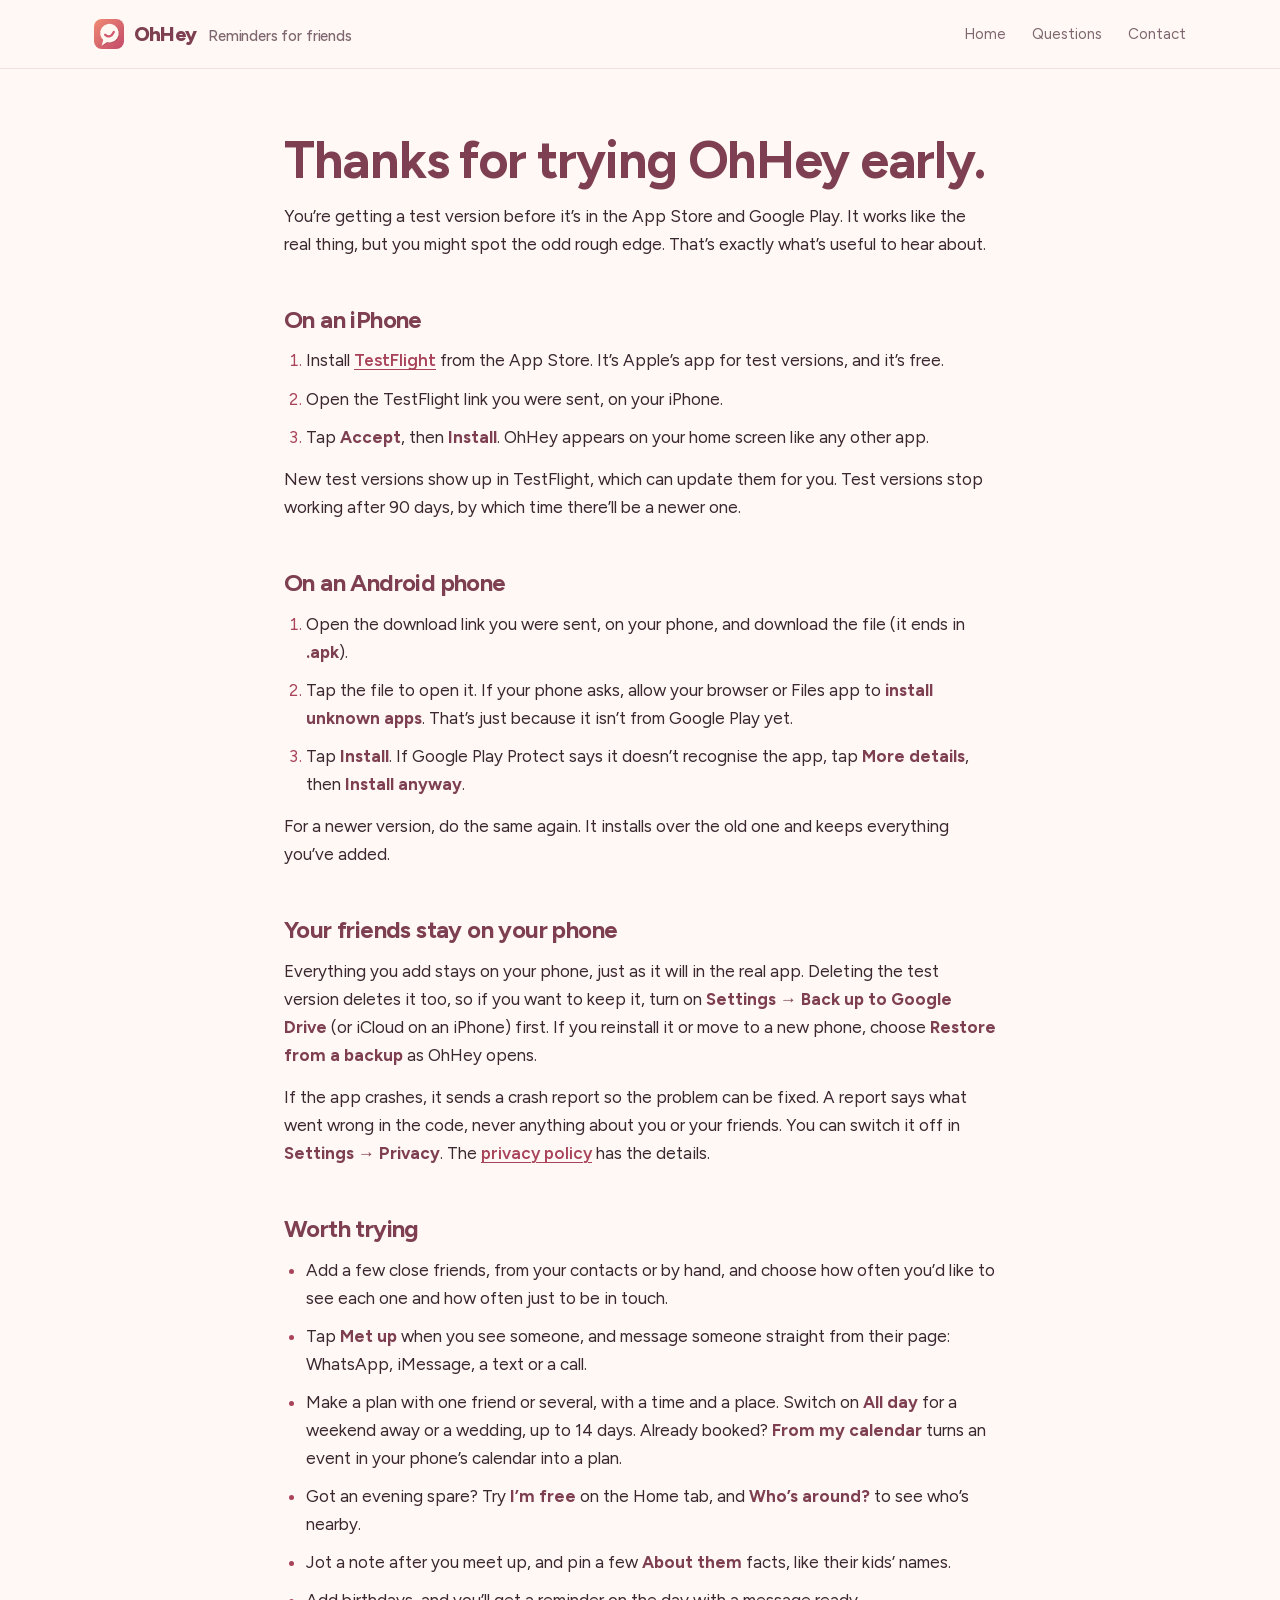
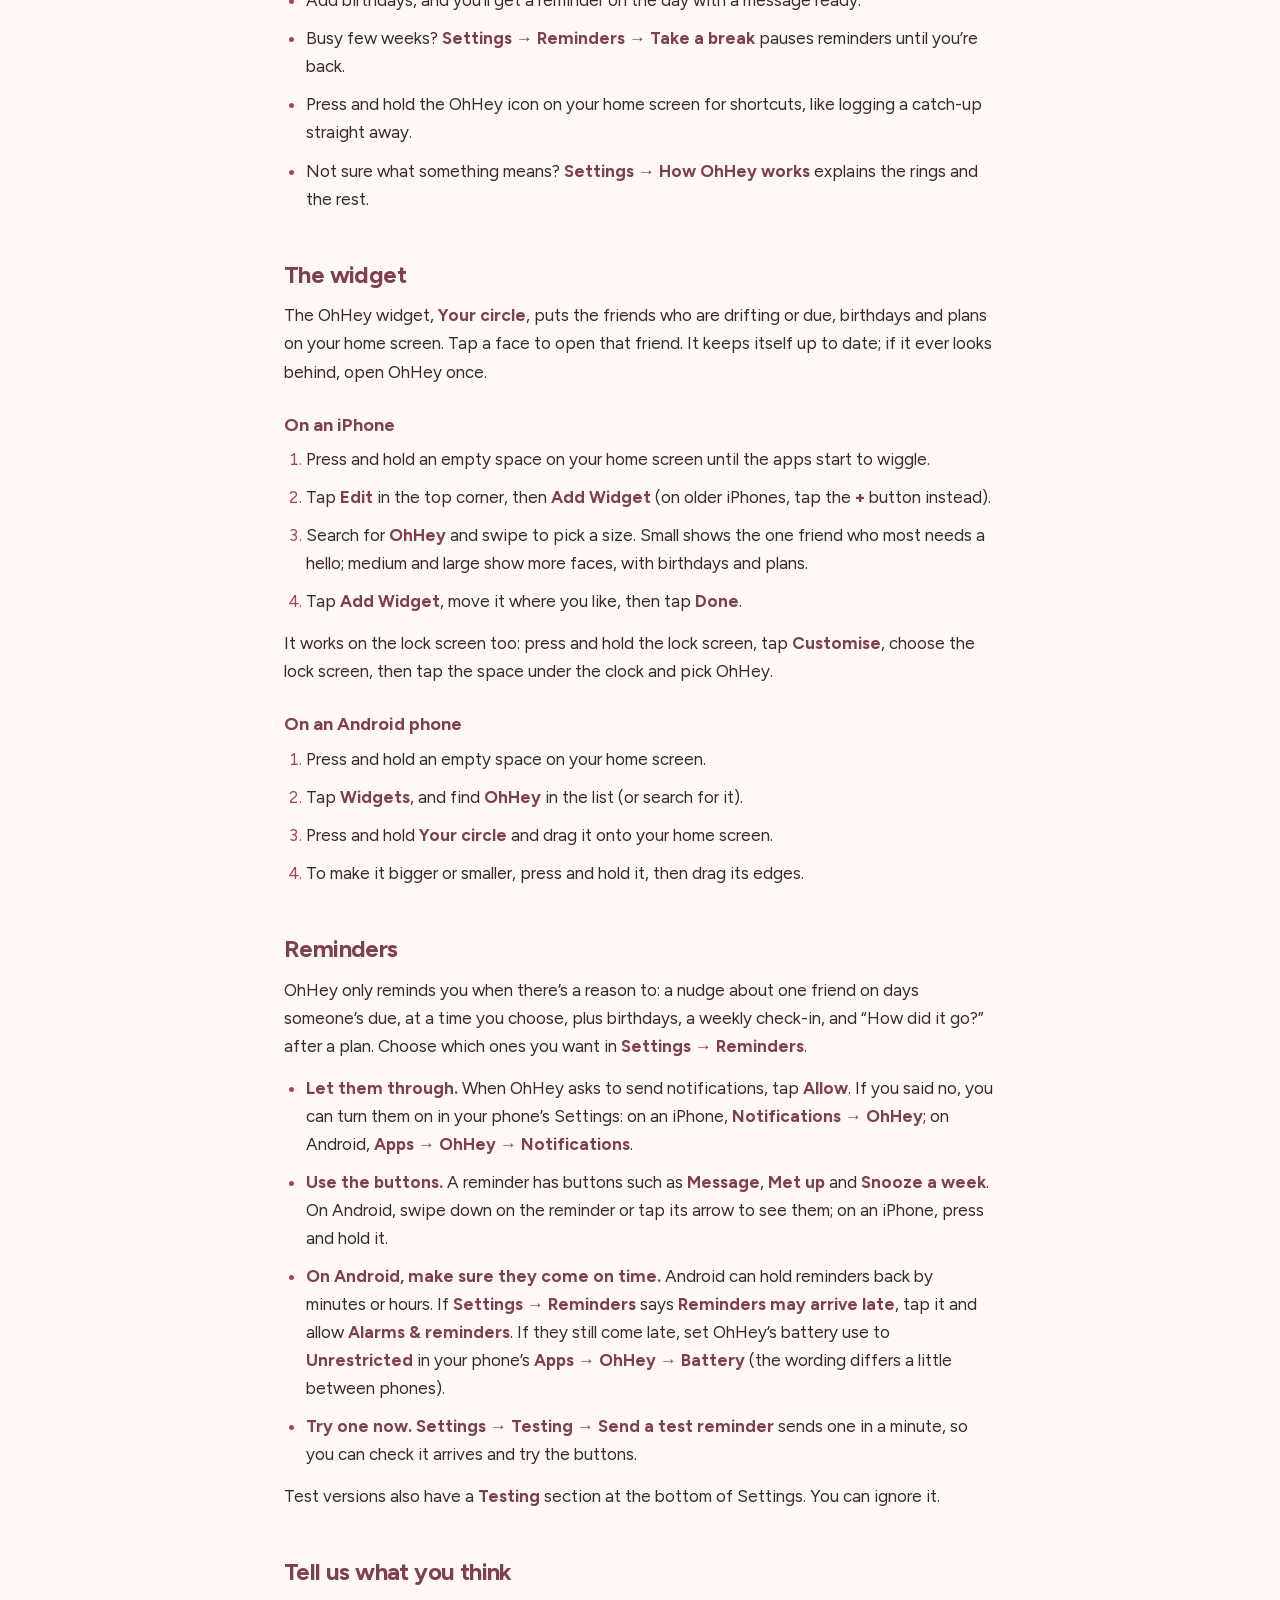
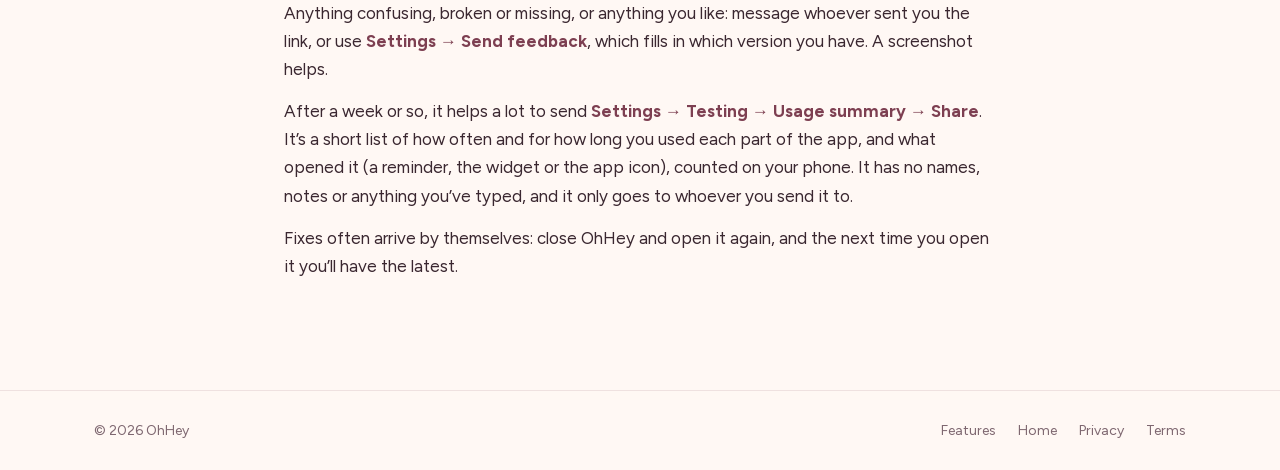
<file: testers.html>
<!doctype html>
<html lang="en-GB">
<head>
  <meta charset="utf-8" />
  <meta name="viewport" content="width=device-width, initial-scale=1" />
  <title>Testing OhHey · OhHey</title>
  <meta name="description" content="How to install a test version of OhHey on your iPhone or Android phone." />
  <!-- For people sent the link, not for search results. -->
  <meta name="robots" content="noindex" />
  <meta name="theme-color" content="#FFF8F4" media="(prefers-color-scheme: light)" />
  <meta name="theme-color" content="#1C1418" media="(prefers-color-scheme: dark)" />
  <link rel="icon" type="image/png" sizes="32x32" href="images/app/icon-32.png?v=4" />
  <link rel="icon" type="image/png" sizes="192x192" href="images/app/icon-192.png?v=4" />
  <link rel="apple-touch-icon" href="images/app/icon-180.png?v=4" />
  <link rel="preload" href="fonts/figtree-latin.woff2" as="font" type="font/woff2" crossorigin />
  <link rel="stylesheet" href="fonts/fonts.css" />
  <link rel="stylesheet" href="site.css" />
</head>
<body>
  <header class="top">
    <div class="wrap nav">
      <a class="brand" href="./">
        <svg width="30" height="30" viewBox="0 0 100 100" aria-hidden="true"><defs><linearGradient id="ohheyMark" x1="0" y1="0" x2="1" y2="1"><stop offset="0" stop-color="#F08A72"/><stop offset="1" stop-color="#C2496A"/></linearGradient></defs><rect width="100" height="100" rx="26" fill="url(#ohheyMark)"/><g transform="rotate(-10 52 50)"><g transform="translate(2 3)" fill="#7D2F45" opacity=".3"><path d="M29 63 L19 84 L42 74 Z"/><circle cx="52" cy="47" r="31"/></g><path d="M29 63 L19 84 L42 74 Z" fill="#FFF7F0"/><circle cx="52" cy="47" r="31" fill="#FFF7F0"/><path d="M37 50 Q52 67 67 46" fill="none" stroke="#D2566C" stroke-width="7.5" stroke-linecap="round"/></g></svg>
        <span class="name">OhHey <span class="tagline">Reminders for friends</span></span>
      </a>
      <nav aria-label="Main"><ul><li><a href="./">Home</a></li><li><a href="./#questions">Questions</a></li><li><a href="mailto:appohhey@gmail.com">Contact</a></li></ul></nav>
    </div>
  </header>

  <main class="wrap doc">
    <h1>Thanks for trying OhHey early.</h1>
    <p>You’re getting a test version before it’s in the App Store and Google Play. It works like the real thing, but you might spot the odd rough edge. That’s exactly what’s useful to hear about.</p>

    <h2>On an iPhone</h2>
    <ol>
      <li>Install <a href="https://apps.apple.com/app/testflight/id899247664">TestFlight</a> from the App Store. It’s Apple’s app for test versions, and it’s free.</li>
      <li>Open the TestFlight link you were sent, on your iPhone.</li>
      <li>Tap <strong>Accept</strong>, then <strong>Install</strong>. OhHey appears on your home screen like any other app.</li>
    </ol>
    <p>New test versions show up in TestFlight, which can update them for you. Test versions stop working after 90 days, by which time there’ll be a newer one.</p>

    <h2>On an Android phone</h2>
    <ol>
      <li>Open the download link you were sent, on your phone, and download the file (it ends in <strong>.apk</strong>).</li>
      <li>Tap the file to open it. If your phone asks, allow your browser or Files app to <strong>install unknown apps</strong>. That’s just because it isn’t from Google Play yet.</li>
      <li>Tap <strong>Install</strong>. If Google Play Protect says it doesn’t recognise the app, tap <strong>More details</strong>, then <strong>Install anyway</strong>.</li>
    </ol>
    <p>For a newer version, do the same again. It installs over the old one and keeps everything you’ve added.</p>

    <h2>Your friends stay on your phone</h2>
    <p>Everything you add stays on your phone, just as it will in the real app. Deleting the test version deletes it too, so if you want to keep it, turn on <strong>Settings → Back up to Google Drive</strong> (or iCloud on an iPhone) first. If you reinstall it or move to a new phone, choose <strong>Restore from a backup</strong> as OhHey opens.</p>
    <p>If the app crashes, it sends a crash report so the problem can be fixed. A report says what went wrong in the code, never anything about you or your friends. You can switch it off in <strong>Settings → Privacy</strong>. The <a href="privacy.html">privacy policy</a> has the details.</p>

    <h2>Worth trying</h2>
    <ul>
      <li>Add a few close friends, from your contacts or by hand, and choose how often you’d like to see each one and how often just to be in touch.</li>
      <li>Tap <strong>Met up</strong> when you see someone, and message someone straight from their page: WhatsApp, iMessage, a text or a call.</li>
      <li>Make a plan with one friend or several, with a time and a place. Switch on <strong>All day</strong> for a weekend away or a wedding, up to 14 days. Already booked? <strong>From my calendar</strong> turns an event in your phone’s calendar into a plan.</li>
      <li>Got an evening spare? Try <strong>I’m free</strong> on the Home tab, and <strong>Who’s around?</strong> to see who’s nearby.</li>
      <li>Jot a note after you meet up, and pin a few <strong>About them</strong> facts, like their kids’ names.</li>
      <li>Add birthdays, and you’ll get a reminder on the day with a message ready.</li>
      <li>Busy few weeks? <strong>Settings → Reminders → Take a break</strong> pauses reminders until you’re back.</li>
      <li>Press and hold the OhHey icon on your home screen for shortcuts, like logging a catch-up straight away.</li>
      <li>Not sure what something means? <strong>Settings → How OhHey works</strong> explains the rings and the rest.</li>
    </ul>

    <h2>The widget</h2>
    <p>The OhHey widget, <strong>Your circle</strong>, puts the friends who are drifting or due, birthdays and plans on your home screen. Tap a face to open that friend. It keeps itself up to date; if it ever looks behind, open OhHey once.</p>
    <h3>On an iPhone</h3>
    <ol>
      <li>Press and hold an empty space on your home screen until the apps start to wiggle.</li>
      <li>Tap <strong>Edit</strong> in the top corner, then <strong>Add Widget</strong> (on older iPhones, tap the <strong>+</strong> button instead).</li>
      <li>Search for <strong>OhHey</strong> and swipe to pick a size. Small shows the one friend who most needs a hello; medium and large show more faces, with birthdays and plans.</li>
      <li>Tap <strong>Add Widget</strong>, move it where you like, then tap <strong>Done</strong>.</li>
    </ol>
    <p>It works on the lock screen too: press and hold the lock screen, tap <strong>Customise</strong>, choose the lock screen, then tap the space under the clock and pick OhHey.</p>
    <h3>On an Android phone</h3>
    <ol>
      <li>Press and hold an empty space on your home screen.</li>
      <li>Tap <strong>Widgets</strong>, and find <strong>OhHey</strong> in the list (or search for it).</li>
      <li>Press and hold <strong>Your circle</strong> and drag it onto your home screen.</li>
      <li>To make it bigger or smaller, press and hold it, then drag its edges.</li>
    </ol>

    <h2>Reminders</h2>
    <p>OhHey only reminds you when there’s a reason to: a nudge about one friend on days someone’s due, at a time you choose, plus birthdays, a weekly check-in, and “How did it go?” after a plan. Choose which ones you want in <strong>Settings → Reminders</strong>.</p>
    <ul>
      <li><strong>Let them through.</strong> When OhHey asks to send notifications, tap <strong>Allow</strong>. If you said no, you can turn them on in your phone’s Settings: on an iPhone, <strong>Notifications → OhHey</strong>; on Android, <strong>Apps → OhHey → Notifications</strong>.</li>
      <li><strong>Use the buttons.</strong> A reminder has buttons such as <strong>Message</strong>, <strong>Met up</strong> and <strong>Snooze a week</strong>. On Android, swipe down on the reminder or tap its arrow to see them; on an iPhone, press and hold it.</li>
      <li><strong>On Android, make sure they come on time.</strong> Android can hold reminders back by minutes or hours. If <strong>Settings → Reminders</strong> says <strong>Reminders may arrive late</strong>, tap it and allow <strong>Alarms &amp; reminders</strong>. If they still come late, set OhHey’s battery use to <strong>Unrestricted</strong> in your phone’s <strong>Apps → OhHey → Battery</strong> (the wording differs a little between phones).</li>
      <li><strong>Try one now.</strong> <strong>Settings → Testing → Send a test reminder</strong> sends one in a minute, so you can check it arrives and try the buttons.</li>
    </ul>

    <p>Test versions also have a <strong>Testing</strong> section at the bottom of Settings. You can ignore it.</p>

    <h2>Tell us what you think</h2>
    <p>Anything confusing, broken or missing, or anything you like: message whoever sent you the link, or use <strong>Settings → Send feedback</strong>, which fills in which version you have. A screenshot helps.</p>
    <p>After a week or so, it helps a lot to send <strong>Settings → Testing → Usage summary → Share</strong>. It’s a short list of how often and for how long you used each part of the app, and what opened it (a reminder, the widget or the app icon), counted on your phone. It has no names, notes or anything you’ve typed, and it only goes to whoever you send it to.</p>
    <p>Fixes often arrive by themselves: close OhHey and open it again, and the next time you open it you’ll have the latest.</p>
  </main>

  <footer>
    <div class="wrap">
      <span>© 2026 OhHey</span>
      <nav aria-label="Footer"><a href="features.html">Features</a><a href="./">Home</a><a href="privacy.html">Privacy</a><a href="terms.html">Terms</a></nav>
    </div>
  </footer>
</body>
</html>
</file>
<file: fonts/fonts.css>
/* The site's two fonts, served from this site rather than Google Fonts (faster, and no request to Google).
   Both are under the SIL Open Font License: see OFL-Figtree.txt and OFL-Caveat.txt. Figtree: Latin subset.
   Caveat (handwriting) holds only the letters of the homepage's "oh hey!" note (o h e y ! and capitals O H E Y),
   so it's 5 KB instead of 50. If that note's words change, other letters show in a fallback handwriting font:
   re-cut the font from the full Caveat 600 with pyftsubset --text="<new words>" --layout-features='*' --flavor=woff2. */
@font-face {
  font-family: 'Figtree';
  font-style: normal;
  font-weight: 400 800;
  font-display: swap;
  src: url(figtree-latin.woff2) format('woff2');
}
@font-face {
  font-family: 'Caveat';
  font-style: normal;
  font-weight: 600;
  font-display: swap;
  src: url(caveat-600-ohhey.woff2) format('woff2');
}
</file>
<file: site.css>
/* The privacy, terms and testers pages, in the homepage's raspberry plum look: a blush-white page, plum headings,
   Figtree throughout, honey for fine detail. Colours match the homepage (index.html). */
:root {
  --page: #FFF8F4; --panel: #FCE6D8; --plum: #7D3F51; --ink: #3A2730; --soft: #7E6770; --honey: #D4913A;
  --rose: #A8435A; --line: rgba(125, 63, 81, .12);
  --sans: 'Figtree', -apple-system, BlinkMacSystemFont, 'Segoe UI', Roboto, Arial, sans-serif;
}
@media (prefers-color-scheme: dark) {
  :root {
    --page: #1C1418; --panel: #33242B; --plum: #F7D9C8; --ink: #F4E7EA; --soft: #C4ABB4; --honey: #E8AE5E;
    --rose: #F19BB0; --line: rgba(244, 231, 234, .1);
    color-scheme: dark;
  }
}
* { box-sizing: border-box; }
body { margin: 0; background: var(--page); color: var(--ink); font-family: var(--sans); font-size: 17px; line-height: 1.65; -webkit-font-smoothing: antialiased; }
:focus-visible { outline: 2px solid var(--honey); outline-offset: 3px; border-radius: 6px; }
.wrap { max-width: 1140px; margin: 0 auto; padding-left: max(24px, env(safe-area-inset-left, 0px)); padding-right: max(24px, env(safe-area-inset-right, 0px)); }

/* Header, as on the homepage */
header.top { border-bottom: 1px solid var(--line); }
.nav { display: flex; align-items: center; gap: 12px; min-height: 68px; }
.brand { display: flex; align-items: center; gap: 10px; font-weight: 800; font-size: 20px; letter-spacing: -0.04em; color: var(--plum); text-decoration: none; }
.brand .name { display: flex; align-items: baseline; gap: 0 12px; flex-wrap: wrap; }
.brand .tagline { white-space: nowrap; font-size: 15px; font-weight: 500; letter-spacing: -0.01em; color: var(--soft); }
@media (max-width: 600px) { .brand .name { flex-direction: column; gap: 0; line-height: 1.1; } .brand .tagline { font-size: 12.5px; } }
.nav nav { margin-left: auto; }
.nav ul { list-style: none; display: flex; gap: 26px; margin: 0; padding: 0; font-size: 15px; color: var(--soft); }
.nav ul a { color: inherit; text-decoration: none; }
.nav ul a:hover { color: var(--plum); }
@media (max-width: 520px) { .nav ul { gap: 14px; font-size: 14px; } }
/* On the narrowest phones the logo is the way home, so the tagline fits. */
@media (max-width: 400px) { .nav ul li:first-child { display: none; } }
@media (max-width: 350px) { .brand { gap: 8px; } .brand .tagline { font-size: 11.5px; } .nav ul { gap: 12px; font-size: 13px; } }

/* The page itself */
.doc { max-width: 760px; padding-block: 64px 96px; }
h1, h2 { color: var(--plum); font-weight: 700; letter-spacing: -0.025em; text-wrap: balance; }
h1 { margin: 0 0 14px; font-size: clamp(34px, 6vw, 52px); line-height: 1.05; }
h2 { margin: 48px 0 12px; font-size: 24px; line-height: 1.2; }
.doc h3 { margin: 28px 0 8px; color: var(--plum); font-size: 18px; font-weight: 700; line-height: 1.3; }
p { margin: 0 0 14px; }
.muted { color: var(--soft); font-size: 15px; }
.doc ul, .doc ol { margin: 0 0 14px; padding-left: 22px; }
.doc li { margin-bottom: 10px; }
.doc li::marker { color: var(--rose); }
.doc strong { color: var(--plum); font-weight: 700; }
.doc a { color: var(--rose); font-weight: 600; text-underline-offset: 3px; }

/* Footer, as on the homepage */
footer { border-top: 1px solid var(--line); font-size: 14px; color: var(--soft); }
footer .wrap { display: flex; flex-wrap: wrap; justify-content: space-between; gap: 12px; padding-block: 28px; }
footer nav { display: flex; gap: 22px; }
footer a { color: inherit; text-decoration: none; }
footer a:hover { color: var(--plum); }

/* A name-and-one-line list (the ADHD page) */
.doc.wide { max-width: 980px; }
.feat { display: grid; grid-template-columns: repeat(2, minmax(0, 1fr)); gap: 0 40px; margin: 0; border-top: 1px solid var(--line); }
@media (max-width: 680px) { .feat { grid-template-columns: minmax(0, 1fr); } }
.feat > div { padding: 16px 0; border-bottom: 1px solid var(--line); }
.feat dt { font-weight: 700; color: var(--plum); }
.feat dd { margin: 4px 0 0; color: var(--soft); font-size: 16px; line-height: 1.55; }

/* The features page: four highlights, each a phone picture beside a few lines, then the rest as cards. */
.feats { padding-block: 64px 96px; }
.lede { font-size: 19px; color: var(--soft); max-width: 52ch; }
.feats .intro { max-width: 760px; margin-bottom: 24px; }
.spot { display: grid; grid-template-columns: minmax(0, 5fr) minmax(0, 6fr); gap: 56px; align-items: center; margin-top: 56px; }
.spot.flip { grid-template-columns: minmax(0, 6fr) minmax(0, 5fr); }
.spot.flip .shot { order: 2; }
.shot { background: var(--panel); border-radius: 34px; padding: 32px 0 0; display: flex; justify-content: center; overflow: hidden; aspect-ratio: 1 / 1.02; }
.shot picture { display: block; width: 64%; max-width: 270px; }
.shot img { display: block; width: 100%; height: auto; aspect-ratio: 402 / 640; object-fit: cover; object-position: top;
  border-radius: 26px 26px 0 0; box-shadow: 0 24px 40px -24px rgba(125, 63, 81, .5); }
.spot h2 { margin: 0 0 14px; font-size: clamp(28px, 3.6vw, 40px); line-height: 1.1; }
.spot .copy > p { color: var(--soft); font-size: 18px; }
.ticks { list-style: none; margin: 18px 0 0; padding: 0; display: grid; gap: 10px; }
.ticks li { position: relative; padding-left: 30px; }
.ticks li::before { content: ""; position: absolute; left: 0; top: .32em; width: 18px; height: 18px; border-radius: 99px;
  background: var(--rose) url("data:image/svg+xml,%3Csvg xmlns='http://www.w3.org/2000/svg' viewBox='0 0 24 24'%3E%3Cpath d='M6 12.5l4 4 8-9' fill='none' stroke='white' stroke-width='3' stroke-linecap='round' stroke-linejoin='round'/%3E%3C/svg%3E") center / 12px no-repeat; }
@media (max-width: 820px) {
  .spot, .spot.flip { grid-template-columns: minmax(0, 1fr); gap: 24px; margin-top: 48px; }
  .spot.flip .shot { order: 0; }
  .shot { aspect-ratio: auto; height: 420px; }
  .shot picture { width: 60%; }
}
.more-head { margin-top: 96px; text-align: center; }
.more-head h2 { margin: 0 0 8px; font-size: clamp(28px, 3.6vw, 40px); }
.more-head .lede { margin: 0 auto; }
.groups { display: grid; grid-template-columns: repeat(3, minmax(0, 1fr)); gap: 20px; margin-top: 36px; }
@media (max-width: 960px) { .groups { grid-template-columns: repeat(2, minmax(0, 1fr)); } }
@media (max-width: 620px) { .groups { grid-template-columns: minmax(0, 1fr); } }
.group { background: var(--panel); border-radius: 24px; padding: 26px 24px 22px; }
.group h3 { margin: 0; color: var(--plum); font-size: 20px; font-weight: 700; letter-spacing: -0.015em; }
.group .tag { margin: 2px 0 14px; color: var(--honey); font-size: 14px; font-weight: 600; }
.group ul { list-style: none; margin: 0; padding: 0; display: grid; gap: 10px; font-size: 15.5px; line-height: 1.5; color: var(--soft); }
.group li b { color: var(--ink); font-weight: 700; }
.premium { margin: 48px auto 0; max-width: 60ch; text-align: center; color: var(--soft); }
.premium a { color: var(--rose); font-weight: 600; text-underline-offset: 3px; }
</file>
